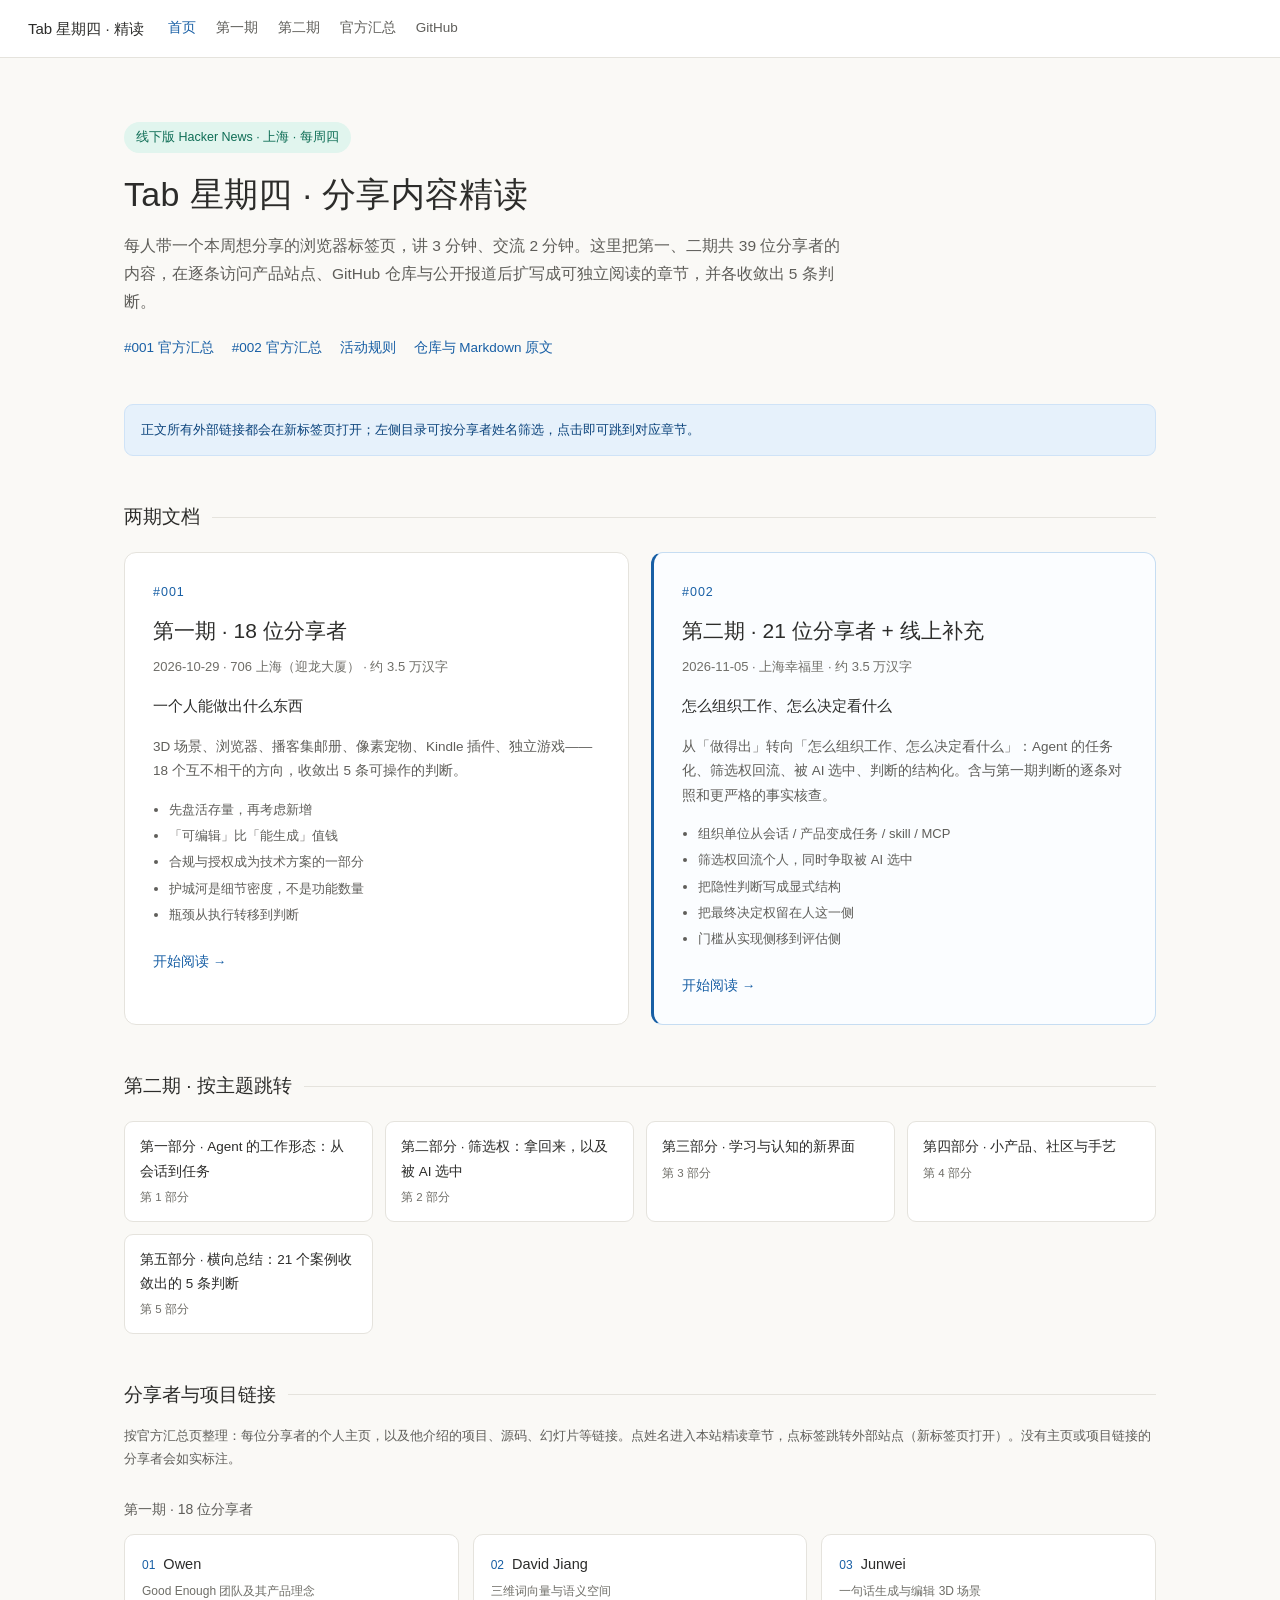
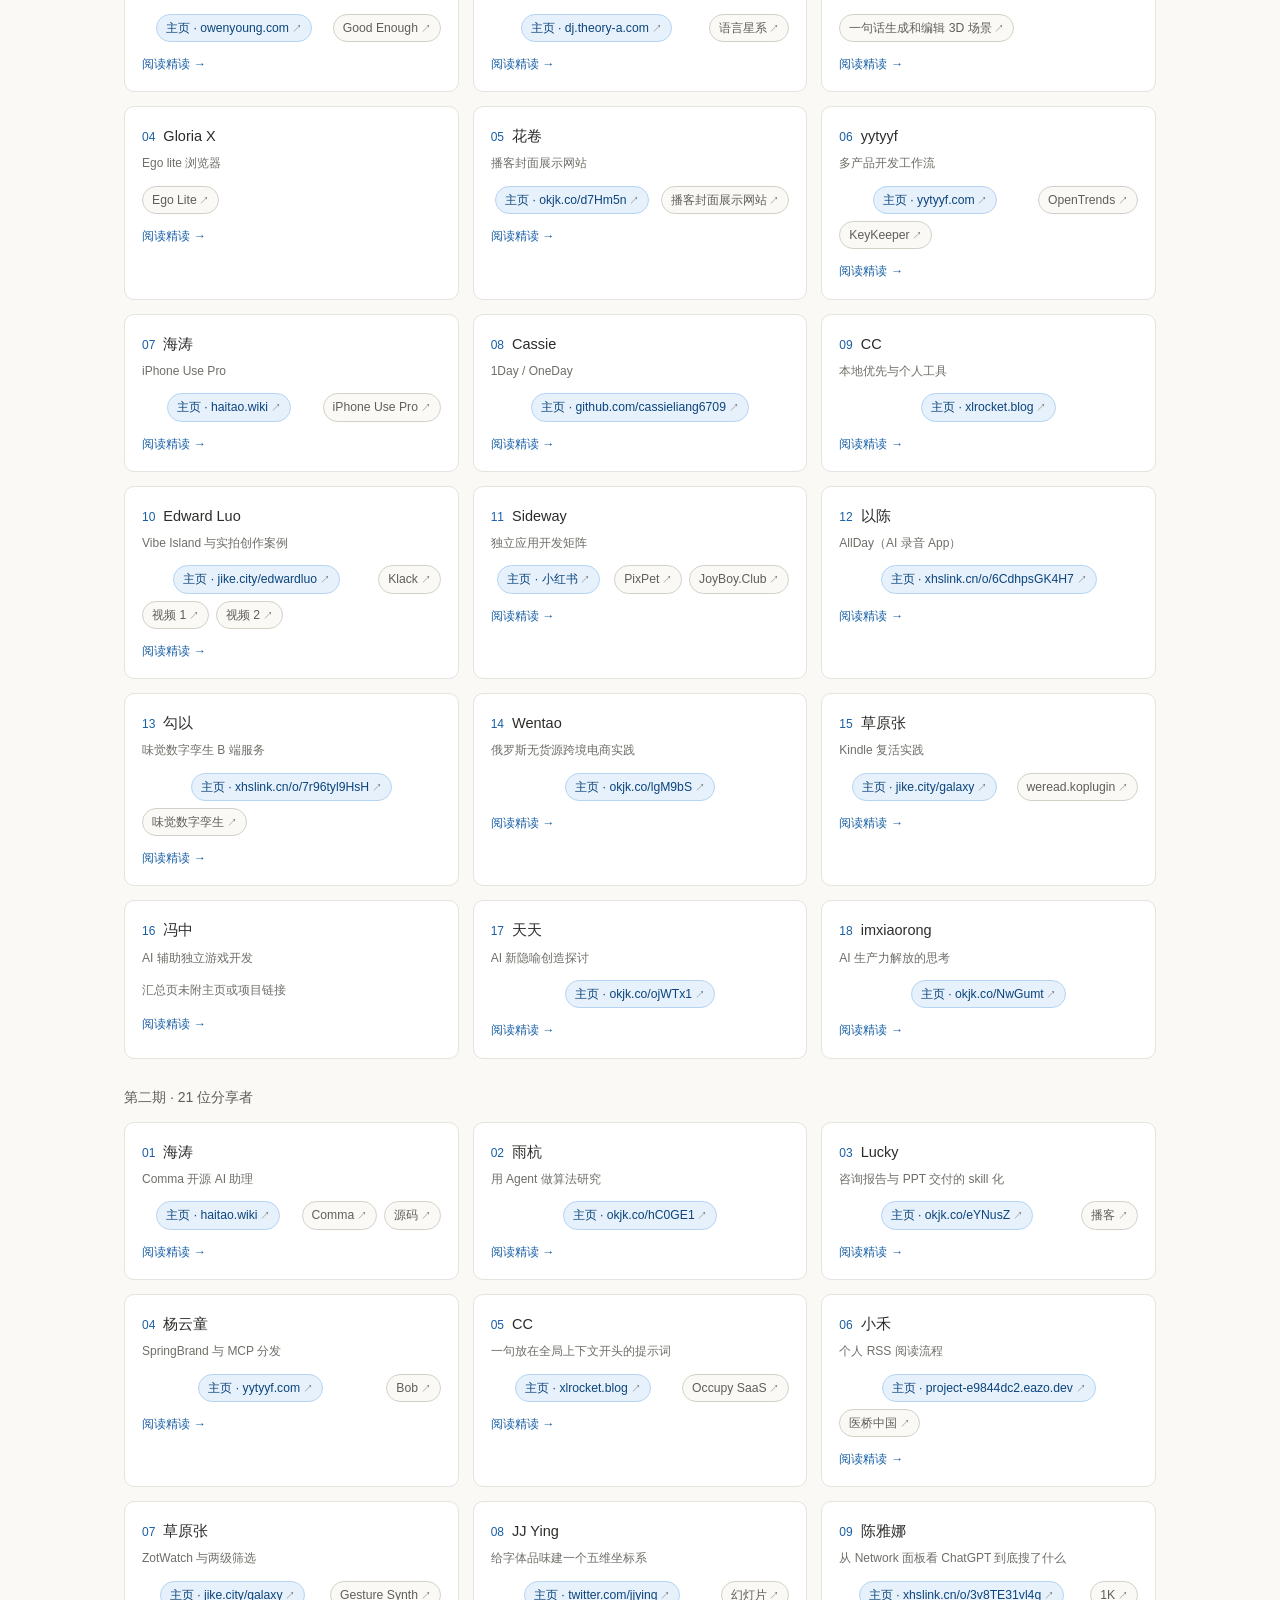
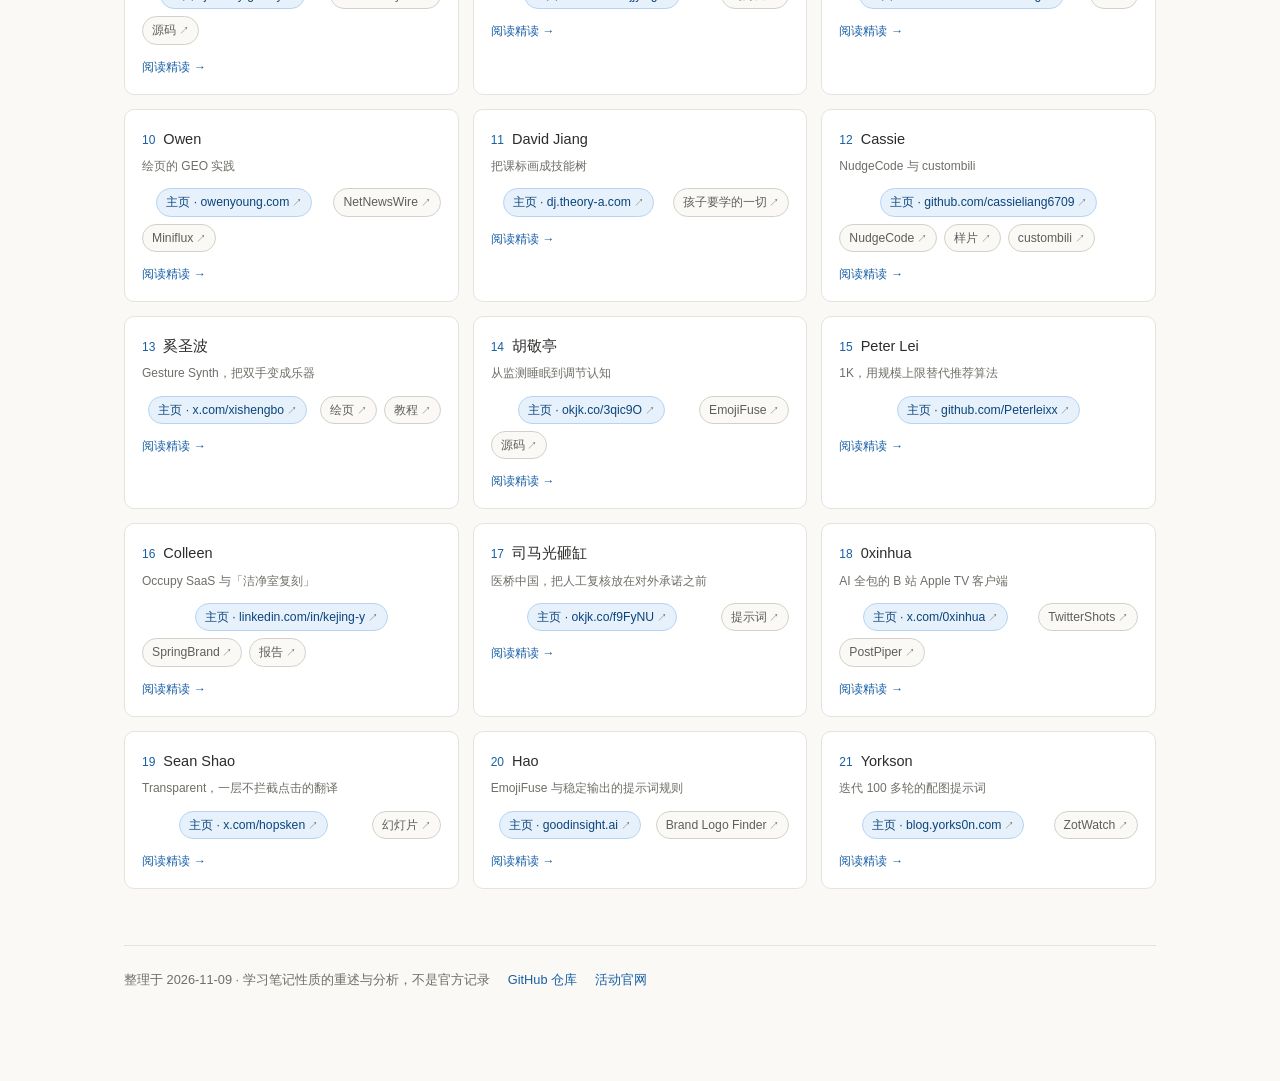
<file: docs/index.html>
<!doctype html>
<html lang="zh-CN">
<head>
<meta charset="utf-8">
<meta name="viewport" content="width=device-width,initial-scale=1">
<title>Tab 星期四 · 分享内容精读</title>
<meta name="description" content="Tab 星期四第一、二期分享汇总的深度精读：39 位分享者、39 个方向，收敛成可操作的判断。">
<link rel="stylesheet" href="./assets/style.css">
</head>
<body>
<div id="progress"></div>
<header class="topbar">
  <a class="brand" href="./index.html">Tab 星期四 · 精读</a>
  <nav>
    <a href="./index.html" class="active">首页</a>
    <a href="./issue-001.html">第一期</a>
    <a href="./issue-002.html">第二期</a>
    <a href="https://tabthursday.com/notes" target="_blank" rel="noopener noreferrer">官方汇总</a>
    <a href="https://github.com/73mtq/tab-thursday-notes" target="_blank" rel="noopener noreferrer">GitHub</a>
  </nav>
</header>
<main class="home">
  <section class="hero">
    <span class="kicker">线下版 Hacker News · 上海 · 每周四</span>
    <h1>Tab 星期四 · 分享内容精读</h1>
    <p>每人带一个本周想分享的浏览器标签页，讲 3 分钟、交流 2 分钟。这里把第一、二期共 39 位分享者的内容，在逐条访问产品站点、GitHub 仓库与公开报道后扩写成可独立阅读的章节，并各收敛出 5 条判断。</p>
    <div class="hero-links">
      <a href="https://tabthursday.com/001" target="_blank" rel="noopener noreferrer">#001 官方汇总</a>
      <a href="https://tabthursday.com/002" target="_blank" rel="noopener noreferrer">#002 官方汇总</a>
      <a href="https://tabthursday.com/about" target="_blank" rel="noopener noreferrer">活动规则</a>
      <a href="https://github.com/73mtq/tab-thursday-notes" target="_blank" rel="noopener noreferrer">仓库与 Markdown 原文</a>
    </div>
  </section>

  <div class="notice">正文所有外部链接都会在新标签页打开；左侧目录可按分享者姓名筛选，点击即可跳到对应章节。</div>

  <h2 class="section-title">两期文档</h2>
  <section class="issue-grid">
    <a class="issue-card" href="./issue-001.html">
      <div class="issue-no">#001</div>
      <h2>第一期 · 18 位分享者</h2>
      <div class="issue-meta">2026-10-29 · 706 上海（迎龙大厦） · 约 3.5 万汉字</div>
      <p class="issue-theme">一个人能做出什么东西</p>
      <p style="font-size:13.5px;color:var(--muted);margin:0 0 14px">3D 场景、浏览器、播客集邮册、像素宠物、Kindle 插件、独立游戏——18 个互不相干的方向，收敛出 5 条可操作的判断。</p>
      <ul>
        <li>先盘活存量，再考虑新增</li>
        <li>「可编辑」比「能生成」值钱</li>
        <li>合规与授权成为技术方案的一部分</li>
        <li>护城河是细节密度，不是功能数量</li>
        <li>瓶颈从执行转移到判断</li>
      </ul>
      <span class="cta">开始阅读 →</span>
    </a>
    <a class="issue-card featured" href="./issue-002.html">
      <div class="issue-no">#002</div>
      <h2>第二期 · 21 位分享者 + 线上补充</h2>
      <div class="issue-meta">2026-11-05 · 上海幸福里 · 约 3.5 万汉字</div>
      <p class="issue-theme">怎么组织工作、怎么决定看什么</p>
      <p style="font-size:13.5px;color:var(--muted);margin:0 0 14px">从「做得出」转向「怎么组织工作、怎么决定看什么」：Agent 的任务化、筛选权回流、被 AI 选中、判断的结构化。含与第一期判断的逐条对照和更严格的事实核查。</p>
      <ul>
        <li>组织单位从会话 / 产品变成任务 / skill / MCP</li>
        <li>筛选权回流个人，同时争取被 AI 选中</li>
        <li>把隐性判断写成显式结构</li>
        <li>把最终决定权留在人这一侧</li>
        <li>门槛从实现侧移到评估侧</li>
      </ul>
      <span class="cta">开始阅读 →</span>
    </a>
  </section>

  <h2 class="section-title">第二期 · 按主题跳转</h2>
  <section class="quick-grid">
    <a href="./issue-002.html#第一部分-agent-的工作形态从会话到任务">第一部分 · Agent 的工作形态：从会话到任务<small>第 1 部分</small></a>
    <a href="./issue-002.html#第二部分-筛选权拿回来以及被-ai-选中">第二部分 · 筛选权：拿回来，以及被 AI 选中<small>第 2 部分</small></a>
    <a href="./issue-002.html#第三部分-学习与认知的新界面">第三部分 · 学习与认知的新界面<small>第 3 部分</small></a>
    <a href="./issue-002.html#第四部分-小产品社区与手艺">第四部分 · 小产品、社区与手艺<small>第 4 部分</small></a>
    <a href="./issue-002.html#第五部分-横向总结21-个案例收敛出的-5-条判断">第五部分 · 横向总结：21 个案例收敛出的 5 条判断<small>第 5 部分</small></a>
  </section>

  <h2 class="section-title">分享者与项目链接</h2>
  <p class="index-note">按官方汇总页整理：每位分享者的个人主页，以及他介绍的项目、源码、幻灯片等链接。点姓名进入本站精读章节，点标签跳转外部站点（新标签页打开）。没有主页或项目链接的分享者会如实标注。</p>
  <div class="issue-sub">第一期 · 18 位分享者</div>
  <section class="people-cards">
    <div class="person-card">
      <div class="person-head"><span class="person-num">01</span><a class="person-name" href="./issue-001.html#01-owengood-enough-团队及其产品理念">Owen</a></div>
      <p class="person-topic" title="01 Owen：Good Enough 团队及其产品理念">Good Enough 团队及其产品理念</p>
      <div class="chips"><a class="chip home" href="http://owenyoung.com" target="_blank" rel="noopener noreferrer" title="owenyoung.com">主页 · owenyoung.com</a><a class="chip" href="https://goodenough.us" target="_blank" rel="noopener noreferrer" title="Good Enough">Good Enough</a></div>
      <a class="read-link" href="./issue-001.html#01-owengood-enough-团队及其产品理念">阅读精读 →</a>
    </div>
    <div class="person-card">
      <div class="person-head"><span class="person-num">02</span><a class="person-name" href="./issue-001.html#02-david-jiang三维词向量与语义空间">David Jiang</a></div>
      <p class="person-topic" title="02 David Jiang：三维词向量与语义空间">三维词向量与语义空间</p>
      <div class="chips"><a class="chip home" href="http://dj.theory-a.com" target="_blank" rel="noopener noreferrer" title="dj.theory-a.com">主页 · dj.theory-a.com</a><a class="chip" href="https://glove.theory-a.com" target="_blank" rel="noopener noreferrer" title="语言星系">语言星系</a></div>
      <a class="read-link" href="./issue-001.html#02-david-jiang三维词向量与语义空间">阅读精读 →</a>
    </div>
    <div class="person-card">
      <div class="person-head"><span class="person-num">03</span><a class="person-name" href="./issue-001.html#03-junwei一句话生成与编辑-3d-场景">Junwei</a></div>
      <p class="person-topic" title="03 Junwei：一句话生成与编辑 3D 场景">一句话生成与编辑 3D 场景</p>
      <div class="chips"><a class="chip" href="https://junwei.cool" target="_blank" rel="noopener noreferrer" title="一句话生成和编辑 3D 场景">一句话生成和编辑 3D 场景</a></div>
      <a class="read-link" href="./issue-001.html#03-junwei一句话生成与编辑-3d-场景">阅读精读 →</a>
    </div>
    <div class="person-card">
      <div class="person-head"><span class="person-num">04</span><a class="person-name" href="./issue-001.html#04-gloria-xego-lite-浏览器">Gloria X</a></div>
      <p class="person-topic" title="04 Gloria X：Ego lite 浏览器">Ego lite 浏览器</p>
      <div class="chips"><a class="chip" href="https://lite.ego.app/zh-cn" target="_blank" rel="noopener noreferrer" title="Ego Lite">Ego Lite</a></div>
      <a class="read-link" href="./issue-001.html#04-gloria-xego-lite-浏览器">阅读精读 →</a>
    </div>
    <div class="person-card">
      <div class="person-head"><span class="person-num">05</span><a class="person-name" href="./issue-001.html#05-花卷播客封面展示网站">花卷</a></div>
      <p class="person-topic" title="05 花卷：播客封面展示网站">播客封面展示网站</p>
      <div class="chips"><a class="chip home" href="http://okjk.co/d7Hm5n" target="_blank" rel="noopener noreferrer" title="okjk.co/d7Hm5n">主页 · okjk.co/d7Hm5n</a><a class="chip" href="https://podcasts-stamp.depykung.app" target="_blank" rel="noopener noreferrer" title="播客封面展示网站">播客封面展示网站</a></div>
      <a class="read-link" href="./issue-001.html#05-花卷播客封面展示网站">阅读精读 →</a>
    </div>
    <div class="person-card">
      <div class="person-head"><span class="person-num">06</span><a class="person-name" href="./issue-001.html#06-yytyyf多产品开发工作流">yytyyf</a></div>
      <p class="person-topic" title="06 yytyyf：多产品开发工作流">多产品开发工作流</p>
      <div class="chips"><a class="chip home" href="http://yytyyf.com" target="_blank" rel="noopener noreferrer" title="yytyyf.com">主页 · yytyyf.com</a><a class="chip" href="https://opentrends.io/zh" target="_blank" rel="noopener noreferrer" title="OpenTrends">OpenTrends</a><a class="chip" href="https://keykeeper.dev" target="_blank" rel="noopener noreferrer" title="KeyKeeper">KeyKeeper</a></div>
      <a class="read-link" href="./issue-001.html#06-yytyyf多产品开发工作流">阅读精读 →</a>
    </div>
    <div class="person-card">
      <div class="person-head"><span class="person-num">07</span><a class="person-name" href="./issue-001.html#07-海涛iphone-use-pro">海涛</a></div>
      <p class="person-topic" title="07 海涛：iPhone Use Pro">iPhone Use Pro</p>
      <div class="chips"><a class="chip home" href="http://haitao.wiki" target="_blank" rel="noopener noreferrer" title="haitao.wiki">主页 · haitao.wiki</a><a class="chip" href="https://github.com/Openhaitao/iphone-use-pro" target="_blank" rel="noopener noreferrer" title="iPhone Use Pro">iPhone Use Pro</a></div>
      <a class="read-link" href="./issue-001.html#07-海涛iphone-use-pro">阅读精读 →</a>
    </div>
    <div class="person-card">
      <div class="person-head"><span class="person-num">08</span><a class="person-name" href="./issue-001.html#08-cassie1day-oneday">Cassie</a></div>
      <p class="person-topic" title="08 Cassie：1Day / OneDay">1Day / OneDay</p>
      <div class="chips"><a class="chip home" href="http://github.com/cassieliang6709" target="_blank" rel="noopener noreferrer" title="github.com/cassieliang6709">主页 · github.com/cassieliang6709</a></div>
      <a class="read-link" href="./issue-001.html#08-cassie1day-oneday">阅读精读 →</a>
    </div>
    <div class="person-card">
      <div class="person-head"><span class="person-num">09</span><a class="person-name" href="./issue-001.html#09-cc本地优先与个人工具">CC</a></div>
      <p class="person-topic" title="09 CC：本地优先与个人工具">本地优先与个人工具</p>
      <div class="chips"><a class="chip home" href="http://xlrocket.blog" target="_blank" rel="noopener noreferrer" title="xlrocket.blog">主页 · xlrocket.blog</a></div>
      <a class="read-link" href="./issue-001.html#09-cc本地优先与个人工具">阅读精读 →</a>
    </div>
    <div class="person-card">
      <div class="person-head"><span class="person-num">10</span><a class="person-name" href="./issue-001.html#10-edward-luovibe-island-与实拍创作案例">Edward Luo</a></div>
      <p class="person-topic" title="10 Edward Luo：Vibe Island 与实拍创作案例">Vibe Island 与实拍创作案例</p>
      <div class="chips"><a class="chip home" href="http://jike.city/edwardluo" target="_blank" rel="noopener noreferrer" title="jike.city/edwardluo">主页 · jike.city/edwardluo</a><a class="chip" href="https://tryklack.com" target="_blank" rel="noopener noreferrer" title="Klack">Klack</a><a class="chip" href="https://www.youtube.com/watch?v=1XxNXkOHKZw" target="_blank" rel="noopener noreferrer" title="视频 1">视频 1</a><a class="chip" href="https://www.youtube.com/watch?v=V95nfAEXlZ4" target="_blank" rel="noopener noreferrer" title="视频 2">视频 2</a></div>
      <a class="read-link" href="./issue-001.html#10-edward-luovibe-island-与实拍创作案例">阅读精读 →</a>
    </div>
    <div class="person-card">
      <div class="person-head"><span class="person-num">11</span><a class="person-name" href="./issue-001.html#11-sideway独立应用开发矩阵">Sideway</a></div>
      <p class="person-topic" title="11 Sideway：独立应用开发矩阵">独立应用开发矩阵</p>
      <div class="chips"><a class="chip home" href="https://www.xiaohongshu.com/user/profile/60ba52ba0000000001008d5d" target="_blank" rel="noopener noreferrer" title="小红书">主页 · 小红书</a><a class="chip" href="https://pixpet.com.cn" target="_blank" rel="noopener noreferrer" title="PixPet">PixPet</a><a class="chip" href="http://JoyBoy.Club" target="_blank" rel="noopener noreferrer" title="JoyBoy.Club">JoyBoy.Club</a></div>
      <a class="read-link" href="./issue-001.html#11-sideway独立应用开发矩阵">阅读精读 →</a>
    </div>
    <div class="person-card">
      <div class="person-head"><span class="person-num">12</span><a class="person-name" href="./issue-001.html#12-以陈alldayai-录音-app">以陈</a></div>
      <p class="person-topic" title="12 以陈：AllDay（AI 录音 App）">AllDay（AI 录音 App）</p>
      <div class="chips"><a class="chip home" href="http://xhslink.cn/o/6CdhpsGK4H7" target="_blank" rel="noopener noreferrer" title="xhslink.cn/o/6CdhpsGK4H7">主页 · xhslink.cn/o/6CdhpsGK4H7</a></div>
      <a class="read-link" href="./issue-001.html#12-以陈alldayai-录音-app">阅读精读 →</a>
    </div>
    <div class="person-card">
      <div class="person-head"><span class="person-num">13</span><a class="person-name" href="./issue-001.html#13-勾以味觉数字孪生-b-端服务">勾以</a></div>
      <p class="person-topic" title="13 勾以：味觉数字孪生 B 端服务">味觉数字孪生 B 端服务</p>
      <div class="chips"><a class="chip home" href="http://xhslink.cn/o/7r96tyl9HsH" target="_blank" rel="noopener noreferrer" title="xhslink.cn/o/7r96tyl9HsH">主页 · xhslink.cn/o/7r96tyl9HsH</a><a class="chip" href="https://askyumi.com" target="_blank" rel="noopener noreferrer" title="味觉数字孪生">味觉数字孪生</a></div>
      <a class="read-link" href="./issue-001.html#13-勾以味觉数字孪生-b-端服务">阅读精读 →</a>
    </div>
    <div class="person-card">
      <div class="person-head"><span class="person-num">14</span><a class="person-name" href="./issue-001.html#14-wentao俄罗斯无货源跨境电商实践">Wentao</a></div>
      <p class="person-topic" title="14 Wentao：俄罗斯无货源跨境电商实践">俄罗斯无货源跨境电商实践</p>
      <div class="chips"><a class="chip home" href="http://okjk.co/lgM9bS" target="_blank" rel="noopener noreferrer" title="okjk.co/lgM9bS">主页 · okjk.co/lgM9bS</a></div>
      <a class="read-link" href="./issue-001.html#14-wentao俄罗斯无货源跨境电商实践">阅读精读 →</a>
    </div>
    <div class="person-card">
      <div class="person-head"><span class="person-num">15</span><a class="person-name" href="./issue-001.html#15-草原张kindle-复活实践">草原张</a></div>
      <p class="person-topic" title="15 草原张：Kindle 复活实践">Kindle 复活实践</p>
      <div class="chips"><a class="chip home" href="http://jike.city/galaxy" target="_blank" rel="noopener noreferrer" title="jike.city/galaxy">主页 · jike.city/galaxy</a><a class="chip" href="https://github.com/finlater/weread.koplugin" target="_blank" rel="noopener noreferrer" title="weread.koplugin">weread.koplugin</a></div>
      <a class="read-link" href="./issue-001.html#15-草原张kindle-复活实践">阅读精读 →</a>
    </div>
    <div class="person-card">
      <div class="person-head"><span class="person-num">16</span><a class="person-name" href="./issue-001.html#16-冯中ai-辅助独立游戏开发">冯中</a></div>
      <p class="person-topic" title="16 冯中：AI 辅助独立游戏开发">AI 辅助独立游戏开发</p>
      <div class="chips"><span class="no-links">汇总页未附主页或项目链接</span></div>
      <a class="read-link" href="./issue-001.html#16-冯中ai-辅助独立游戏开发">阅读精读 →</a>
    </div>
    <div class="person-card">
      <div class="person-head"><span class="person-num">17</span><a class="person-name" href="./issue-001.html#17-天天ai-新隐喻创造探讨">天天</a></div>
      <p class="person-topic" title="17 天天：AI 新隐喻创造探讨">AI 新隐喻创造探讨</p>
      <div class="chips"><a class="chip home" href="http://okjk.co/ojWTx1" target="_blank" rel="noopener noreferrer" title="okjk.co/ojWTx1">主页 · okjk.co/ojWTx1</a></div>
      <a class="read-link" href="./issue-001.html#17-天天ai-新隐喻创造探讨">阅读精读 →</a>
    </div>
    <div class="person-card">
      <div class="person-head"><span class="person-num">18</span><a class="person-name" href="./issue-001.html#18-imxiaorongai-生产力解放的思考">imxiaorong</a></div>
      <p class="person-topic" title="18 imxiaorong：AI 生产力解放的思考">AI 生产力解放的思考</p>
      <div class="chips"><a class="chip home" href="http://okjk.co/NwGumt" target="_blank" rel="noopener noreferrer" title="okjk.co/NwGumt">主页 · okjk.co/NwGumt</a></div>
      <a class="read-link" href="./issue-001.html#18-imxiaorongai-生产力解放的思考">阅读精读 →</a>
    </div>
  </section>
  <div class="issue-sub">第二期 · 21 位分享者</div>
  <section class="people-cards">
    <div class="person-card">
      <div class="person-head"><span class="person-num">01</span><a class="person-name" href="./issue-002.html#01-海涛comma-开源-ai-助理">海涛</a></div>
      <p class="person-topic" title="01 海涛：Comma 开源 AI 助理">Comma 开源 AI 助理</p>
      <div class="chips"><a class="chip home" href="https://haitao.wiki/" target="_blank" rel="noopener noreferrer" title="haitao.wiki">主页 · haitao.wiki</a><a class="chip" href="https://comma.surf/" target="_blank" rel="noopener noreferrer" title="Comma">Comma</a><a class="chip" href="https://github.com/AFK-surf/Comma" target="_blank" rel="noopener noreferrer" title="源码">源码</a></div>
      <a class="read-link" href="./issue-002.html#01-海涛comma-开源-ai-助理">阅读精读 →</a>
    </div>
    <div class="person-card">
      <div class="person-head"><span class="person-num">02</span><a class="person-name" href="./issue-002.html#02-peter-lei用-agent-做算法研究">雨杭</a></div>
      <p class="person-topic" title="02 Peter Lei：用 Agent 做算法研究">用 Agent 做算法研究</p>
      <div class="chips"><a class="chip home" href="https://okjk.co/hC0GE1" target="_blank" rel="noopener noreferrer" title="okjk.co/hC0GE1">主页 · okjk.co/hC0GE1</a></div>
      <a class="read-link" href="./issue-002.html#02-peter-lei用-agent-做算法研究">阅读精读 →</a>
    </div>
    <div class="person-card">
      <div class="person-head"><span class="person-num">03</span><a class="person-name" href="./issue-002.html#03-hao咨询报告与-ppt-交付的-skill-化">Lucky</a></div>
      <p class="person-topic" title="03 Hao：咨询报告与 PPT 交付的 skill 化">咨询报告与 PPT 交付的 skill 化</p>
      <div class="chips"><a class="chip home" href="https://okjk.co/eYNusZ" target="_blank" rel="noopener noreferrer" title="okjk.co/eYNusZ">主页 · okjk.co/eYNusZ</a><a class="chip" href="https://www.youtube.com/watch?v=_QSX3BF9UX0" target="_blank" rel="noopener noreferrer" title="播客">播客</a></div>
      <a class="read-link" href="./issue-002.html#03-hao咨询报告与-ppt-交付的-skill-化">阅读精读 →</a>
    </div>
    <div class="person-card">
      <div class="person-head"><span class="person-num">04</span><a class="person-name" href="./issue-002.html#04-colleenspringbrand-与-mcp-分发">杨云童</a></div>
      <p class="person-topic" title="04 Colleen：SpringBrand 与 MCP 分发">SpringBrand 与 MCP 分发</p>
      <div class="chips"><a class="chip home" href="https://yytyyf.com" target="_blank" rel="noopener noreferrer" title="yytyyf.com">主页 · yytyyf.com</a><a class="chip" href="https://bobtranslate.com/" target="_blank" rel="noopener noreferrer" title="Bob">Bob</a></div>
      <a class="read-link" href="./issue-002.html#04-colleenspringbrand-与-mcp-分发">阅读精读 →</a>
    </div>
    <div class="person-card">
      <div class="person-head"><span class="person-num">05</span><a class="person-name" href="./issue-002.html#05-sean-shao一句放在全局上下文开头的提示词">CC</a></div>
      <p class="person-topic" title="05 Sean Shao：一句放在全局上下文开头的提示词">一句放在全局上下文开头的提示词</p>
      <div class="chips"><a class="chip home" href="https://xlrocket.blog" target="_blank" rel="noopener noreferrer" title="xlrocket.blog">主页 · xlrocket.blog</a><a class="chip" href="https://github.com/occupysaas" target="_blank" rel="noopener noreferrer" title="Occupy SaaS">Occupy SaaS</a></div>
      <a class="read-link" href="./issue-002.html#05-sean-shao一句放在全局上下文开头的提示词">阅读精读 →</a>
    </div>
    <div class="person-card">
      <div class="person-head"><span class="person-num">06</span><a class="person-name" href="./issue-002.html#06-owen个人-rss-阅读流程">小禾</a></div>
      <p class="person-topic" title="06 Owen：个人 RSS 阅读流程">个人 RSS 阅读流程</p>
      <div class="chips"><a class="chip home" href="https://project-e9844dc2.eazo.dev/" target="_blank" rel="noopener noreferrer" title="project-e9844dc2.eazo.dev">主页 · project-e9844dc2.eazo.dev</a><a class="chip" href="https://project-f73d2085.eazo.dev/" target="_blank" rel="noopener noreferrer" title="医桥中国">医桥中国</a></div>
      <a class="read-link" href="./issue-002.html#06-owen个人-rss-阅读流程">阅读精读 →</a>
    </div>
    <div class="person-card">
      <div class="person-head"><span class="person-num">07</span><a class="person-name" href="./issue-002.html#07-yorksonzotwatch-与两级筛选">草原张</a></div>
      <p class="person-topic" title="07 Yorkson：ZotWatch 与两级筛选">ZotWatch 与两级筛选</p>
      <div class="chips"><a class="chip home" href="https://jike.city/galaxy" target="_blank" rel="noopener noreferrer" title="jike.city/galaxy">主页 · jike.city/galaxy</a><a class="chip" href="https://gesture-synth-weld.vercel.app/" target="_blank" rel="noopener noreferrer" title="Gesture Synth">Gesture Synth</a><a class="chip" href="https://github.com/ericwei97-cloud/gesture-synth" target="_blank" rel="noopener noreferrer" title="源码">源码</a></div>
      <a class="read-link" href="./issue-002.html#07-yorksonzotwatch-与两级筛选">阅读精读 →</a>
    </div>
    <div class="person-card">
      <div class="person-head"><span class="person-num">08</span><a class="person-name" href="./issue-002.html#08-jj-ying给字体品味建一个五维坐标系">JJ Ying</a></div>
      <p class="person-topic" title="08 JJ Ying：给字体品味建一个五维坐标系">给字体品味建一个五维坐标系</p>
      <div class="chips"><a class="chip home" href="https://twitter.com/jjying" target="_blank" rel="noopener noreferrer" title="twitter.com/jjying">主页 · twitter.com/jjying</a><a class="chip" href="https://anyway.fm/fonts/tab/" target="_blank" rel="noopener noreferrer" title="幻灯片">幻灯片</a></div>
      <a class="read-link" href="./issue-002.html#08-jj-ying给字体品味建一个五维坐标系">阅读精读 →</a>
    </div>
    <div class="person-card">
      <div class="person-head"><span class="person-num">09</span><a class="person-name" href="./issue-002.html#09-0xinhua从-network-面板看-chatgpt-到底搜了什么">陈雅娜</a></div>
      <p class="person-topic" title="09 0xinhua：从 Network 面板看 ChatGPT 到底搜了什么">从 Network 面板看 ChatGPT 到底搜了什么</p>
      <div class="chips"><a class="chip home" href="https://xhslink.cn/o/3v8TE31vl4g" target="_blank" rel="noopener noreferrer" title="xhslink.cn/o/3v8TE31vl4g">主页 · xhslink.cn/o/3v8TE31vl4g</a><a class="chip" href="https://sidewave.link/1k/surface" target="_blank" rel="noopener noreferrer" title="1K">1K</a></div>
      <a class="read-link" href="./issue-002.html#09-0xinhua从-network-面板看-chatgpt-到底搜了什么">阅读精读 →</a>
    </div>
    <div class="person-card">
      <div class="person-head"><span class="person-num">10</span><a class="person-name" href="./issue-002.html#10-奚圣波绘页的-geo-实践">Owen</a></div>
      <p class="person-topic" title="10 奚圣波：绘页的 GEO 实践">绘页的 GEO 实践</p>
      <div class="chips"><a class="chip home" href="https://www.owenyoung.com/" target="_blank" rel="noopener noreferrer" title="owenyoung.com">主页 · owenyoung.com</a><a class="chip" href="https://netnewswire.com" target="_blank" rel="noopener noreferrer" title="NetNewsWire">NetNewsWire</a><a class="chip" href="https://miniflux.app/" target="_blank" rel="noopener noreferrer" title="Miniflux">Miniflux</a></div>
      <a class="read-link" href="./issue-002.html#10-奚圣波绘页的-geo-实践">阅读精读 →</a>
    </div>
    <div class="person-card">
      <div class="person-head"><span class="person-num">11</span><a class="person-name" href="./issue-002.html#11-david-jiang把课标画成技能树">David Jiang</a></div>
      <p class="person-topic" title="11 David Jiang：把课标画成技能树">把课标画成技能树</p>
      <div class="chips"><a class="chip home" href="https://dj.theory-a.com" target="_blank" rel="noopener noreferrer" title="dj.theory-a.com">主页 · dj.theory-a.com</a><a class="chip" href="https://curriculum.theory-a.com/" target="_blank" rel="noopener noreferrer" title="孩子要学的一切">孩子要学的一切</a></div>
      <a class="read-link" href="./issue-002.html#11-david-jiang把课标画成技能树">阅读精读 →</a>
    </div>
    <div class="person-card">
      <div class="person-head"><span class="person-num">12</span><a class="person-name" href="./issue-002.html#12-cassienudgecode-与-custombili">Cassie</a></div>
      <p class="person-topic" title="12 Cassie：NudgeCode 与 custombili">NudgeCode 与 custombili</p>
      <div class="chips"><a class="chip home" href="https://github.com/cassieliang6709" target="_blank" rel="noopener noreferrer" title="github.com/cassieliang6709">主页 · github.com/cassieliang6709</a><a class="chip" href="https://nudgecode.liangyue.site/roadmap/array/learn" target="_blank" rel="noopener noreferrer" title="NudgeCode">NudgeCode</a><a class="chip" href="https://www.bilibili.com/video/BV1QXHN6ZE3K/" target="_blank" rel="noopener noreferrer" title="样片">样片</a><a class="chip" href="https://custombili.liangyue.site/" target="_blank" rel="noopener noreferrer" title="custombili">custombili</a></div>
      <a class="read-link" href="./issue-002.html#12-cassienudgecode-与-custombili">阅读精读 →</a>
    </div>
    <div class="person-card">
      <div class="person-head"><span class="person-num">13</span><a class="person-name" href="./issue-002.html#13-草原张gesture-synth把双手变成乐器">奚圣波</a></div>
      <p class="person-topic" title="13 草原张：Gesture Synth，把双手变成乐器">Gesture Synth，把双手变成乐器</p>
      <div class="chips"><a class="chip home" href="https://x.com/xishengbo" target="_blank" rel="noopener noreferrer" title="x.com/xishengbo">主页 · x.com/xishengbo</a><a class="chip" href="https://huiye.org/zh" target="_blank" rel="noopener noreferrer" title="绘页">绘页</a><a class="chip" href="https://x.com/geektao0319/status/2117581259115250035" target="_blank" rel="noopener noreferrer" title="教程">教程</a></div>
      <a class="read-link" href="./issue-002.html#13-草原张gesture-synth把双手变成乐器">阅读精读 →</a>
    </div>
    <div class="person-card">
      <div class="person-head"><span class="person-num">14</span><a class="person-name" href="./issue-002.html#14-lucky从监测睡眠到调节认知">胡敬亭</a></div>
      <p class="person-topic" title="14 Lucky：从监测睡眠到调节认知">从监测睡眠到调节认知</p>
      <div class="chips"><a class="chip home" href="https://okjk.co/3qic9O" target="_blank" rel="noopener noreferrer" title="okjk.co/3qic9O">主页 · okjk.co/3qic9O</a><a class="chip" href="https://emojimix.brucehjt.workers.dev/" target="_blank" rel="noopener noreferrer" title="EmojiFuse">EmojiFuse</a><a class="chip" href="https://github.com/hujingting" target="_blank" rel="noopener noreferrer" title="源码">源码</a></div>
      <a class="read-link" href="./issue-002.html#14-lucky从监测睡眠到调节认知">阅读精读 →</a>
    </div>
    <div class="person-card">
      <div class="person-head"><span class="person-num">15</span><a class="person-name" href="./issue-002.html#15-陈雅娜1k用规模上限替代推荐算法">Peter Lei</a></div>
      <p class="person-topic" title="15 陈雅娜：1K，用规模上限替代推荐算法">1K，用规模上限替代推荐算法</p>
      <div class="chips"><a class="chip home" href="https://github.com/Peterleixx" target="_blank" rel="noopener noreferrer" title="github.com/Peterleixx">主页 · github.com/Peterleixx</a></div>
      <a class="read-link" href="./issue-002.html#15-陈雅娜1k用规模上限替代推荐算法">阅读精读 →</a>
    </div>
    <div class="person-card">
      <div class="person-head"><span class="person-num">16</span><a class="person-name" href="./issue-002.html#16-ccoccupy-saas-与洁净室复刻">Colleen</a></div>
      <p class="person-topic" title="16 CC：Occupy SaaS 与「洁净室复刻」">Occupy SaaS 与「洁净室复刻」</p>
      <div class="chips"><a class="chip home" href="https://www.linkedin.com/in/kejing-y" target="_blank" rel="noopener noreferrer" title="linkedin.com/in/kejing-y">主页 · linkedin.com/in/kejing-y</a><a class="chip" href="https://springbrand.ai/" target="_blank" rel="noopener noreferrer" title="SpringBrand">SpringBrand</a><a class="chip" href="https://springbrand.ai/research/teamily/" target="_blank" rel="noopener noreferrer" title="报告">报告</a></div>
      <a class="read-link" href="./issue-002.html#16-ccoccupy-saas-与洁净室复刻">阅读精读 →</a>
    </div>
    <div class="person-card">
      <div class="person-head"><span class="person-num">17</span><a class="person-name" href="./issue-002.html#17-小禾医桥中国把人工复核放在对外承诺之前">司马光砸缸</a></div>
      <p class="person-topic" title="17 小禾：医桥中国，把人工复核放在对外承诺之前">医桥中国，把人工复核放在对外承诺之前</p>
      <div class="chips"><a class="chip home" href="https://okjk.co/f9FyNU" target="_blank" rel="noopener noreferrer" title="okjk.co/f9FyNU">主页 · okjk.co/f9FyNU</a><a class="chip" href="https://smg.fm/1105" target="_blank" rel="noopener noreferrer" title="提示词">提示词</a></div>
      <a class="read-link" href="./issue-002.html#17-小禾医桥中国把人工复核放在对外承诺之前">阅读精读 →</a>
    </div>
    <div class="person-card">
      <div class="person-head"><span class="person-num">18</span><a class="person-name" href="./issue-002.html#18-雨杭ai-全包的-b-站-apple-tv-客户端">0xinhua</a></div>
      <p class="person-topic" title="18 雨杭：AI 全包的 B 站 Apple TV 客户端">AI 全包的 B 站 Apple TV 客户端</p>
      <div class="chips"><a class="chip home" href="https://x.com/0xinhua" target="_blank" rel="noopener noreferrer" title="x.com/0xinhua">主页 · x.com/0xinhua</a><a class="chip" href="https://twittershots.com" target="_blank" rel="noopener noreferrer" title="TwitterShots">TwitterShots</a><a class="chip" href="https://www.postpiper.ai" target="_blank" rel="noopener noreferrer" title="PostPiper">PostPiper</a></div>
      <a class="read-link" href="./issue-002.html#18-雨杭ai-全包的-b-站-apple-tv-客户端">阅读精读 →</a>
    </div>
    <div class="person-card">
      <div class="person-head"><span class="person-num">19</span><a class="person-name" href="./issue-002.html#19-杨云童transparent一层不拦截点击的翻译">Sean Shao</a></div>
      <p class="person-topic" title="19 杨云童：Transparent，一层不拦截点击的翻译">Transparent，一层不拦截点击的翻译</p>
      <div class="chips"><a class="chip home" href="https://x.com/hopsken" target="_blank" rel="noopener noreferrer" title="x.com/hopsken">主页 · x.com/hopsken</a><a class="chip" href="https://tab-002-prompt-jadd.pages.grok.bot/" target="_blank" rel="noopener noreferrer" title="幻灯片">幻灯片</a></div>
      <a class="read-link" href="./issue-002.html#19-杨云童transparent一层不拦截点击的翻译">阅读精读 →</a>
    </div>
    <div class="person-card">
      <div class="person-head"><span class="person-num">20</span><a class="person-name" href="./issue-002.html#20-胡敬亭emojifuse-与稳定输出的提示词规则">Hao</a></div>
      <p class="person-topic" title="20 胡敬亭：EmojiFuse 与稳定输出的提示词规则">EmojiFuse 与稳定输出的提示词规则</p>
      <div class="chips"><a class="chip home" href="https://www.goodinsight.ai" target="_blank" rel="noopener noreferrer" title="goodinsight.ai">主页 · goodinsight.ai</a><a class="chip" href="https://github.com/haopsy/brand-logo-finder" target="_blank" rel="noopener noreferrer" title="Brand Logo Finder">Brand Logo Finder</a></div>
      <a class="read-link" href="./issue-002.html#20-胡敬亭emojifuse-与稳定输出的提示词规则">阅读精读 →</a>
    </div>
    <div class="person-card">
      <div class="person-head"><span class="person-num">21</span><a class="person-name" href="./issue-002.html#21-司马光砸缸迭代-100-多轮的配图提示词">Yorkson</a></div>
      <p class="person-topic" title="21 司马光砸缸：迭代 100 多轮的配图提示词">迭代 100 多轮的配图提示词</p>
      <div class="chips"><a class="chip home" href="https://blog.yorks0n.com/" target="_blank" rel="noopener noreferrer" title="blog.yorks0n.com">主页 · blog.yorks0n.com</a><a class="chip" href="https://github.com/Yorks0n/ZotWatch" target="_blank" rel="noopener noreferrer" title="ZotWatch">ZotWatch</a></div>
      <a class="read-link" href="./issue-002.html#21-司马光砸缸迭代-100-多轮的配图提示词">阅读精读 →</a>
    </div>
  </section>

  <div class="site-foot">
    <span>整理于 2026-11-09 · 学习笔记性质的重述与分析，不是官方记录</span>
    <a href="https://github.com/73mtq/tab-thursday-notes" target="_blank" rel="noopener noreferrer">GitHub 仓库</a>
    <a href="https://tabthursday.com" target="_blank" rel="noopener noreferrer">活动官网</a>
  </div>
</main>
<button class="to-top" id="toTop" type="button" aria-label="返回顶部">↑</button>
<script src="./assets/app.js"></script>
</body>
</html>
</file>
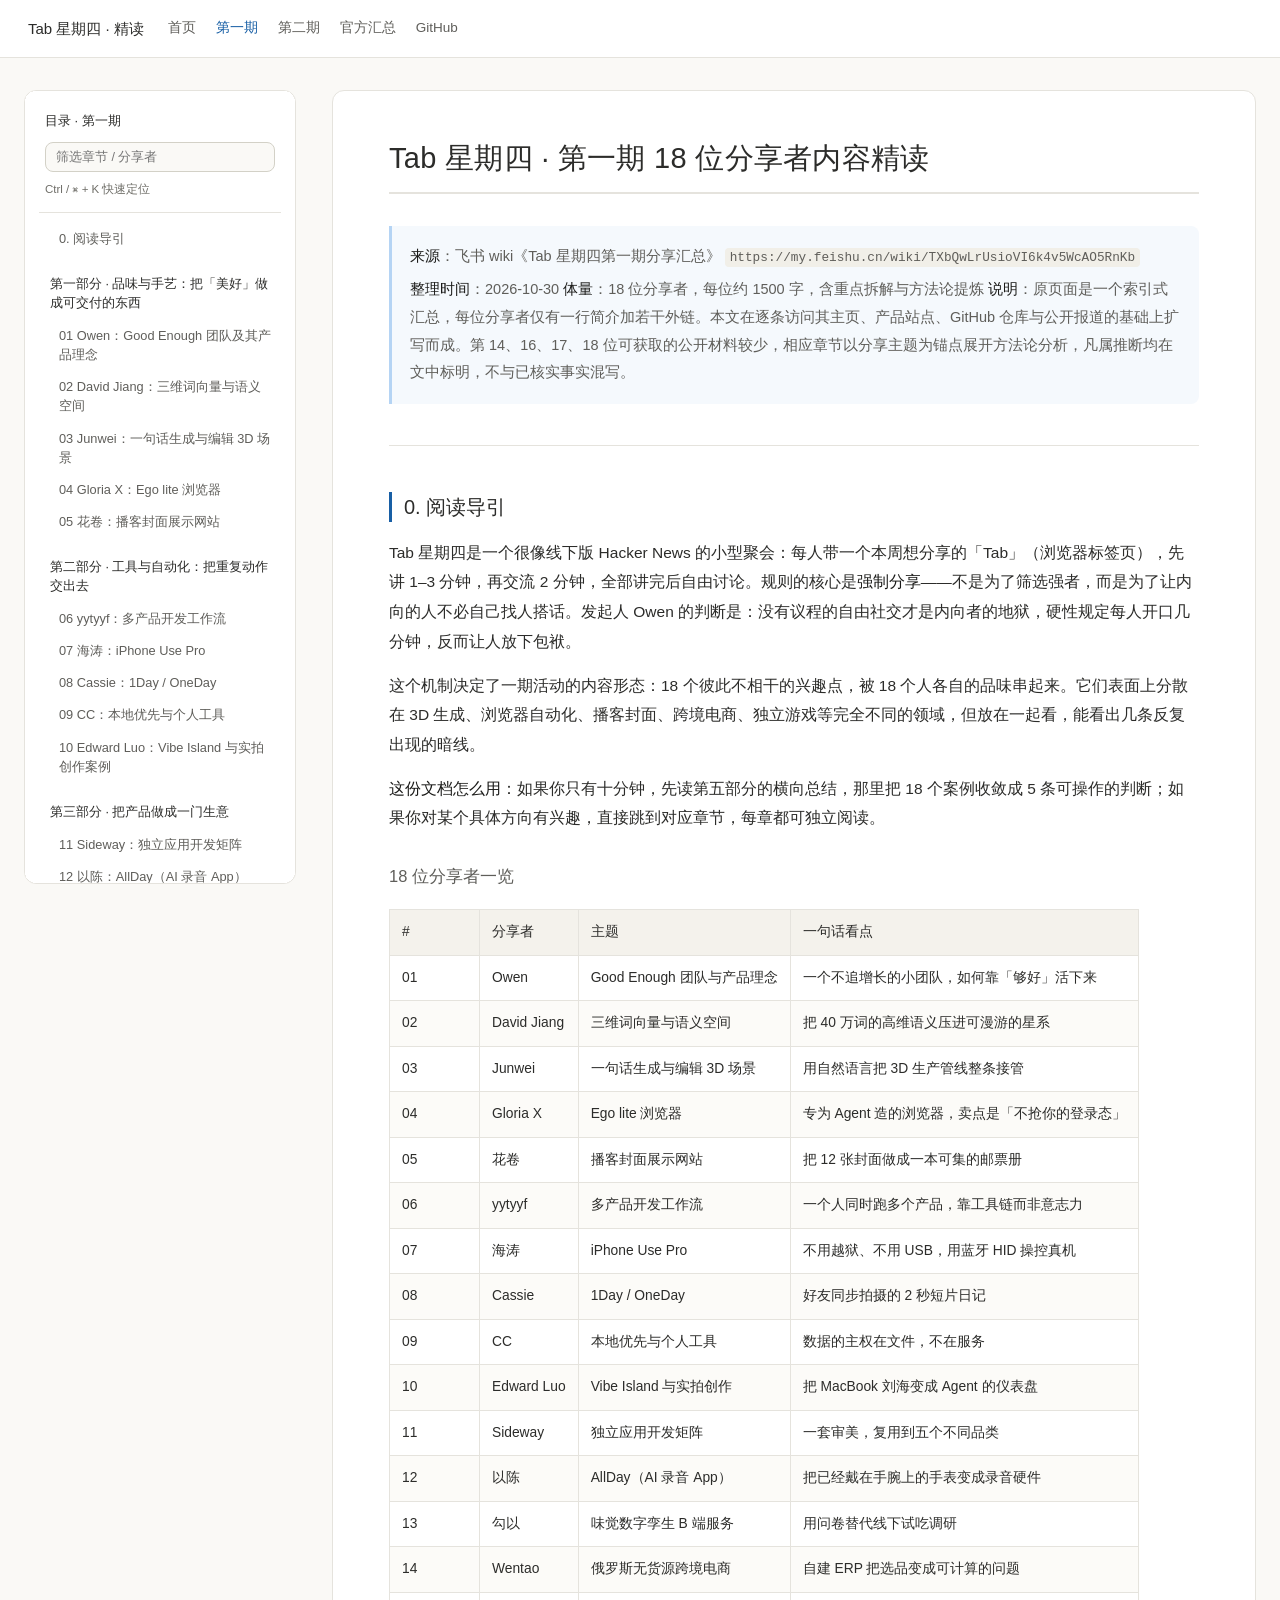
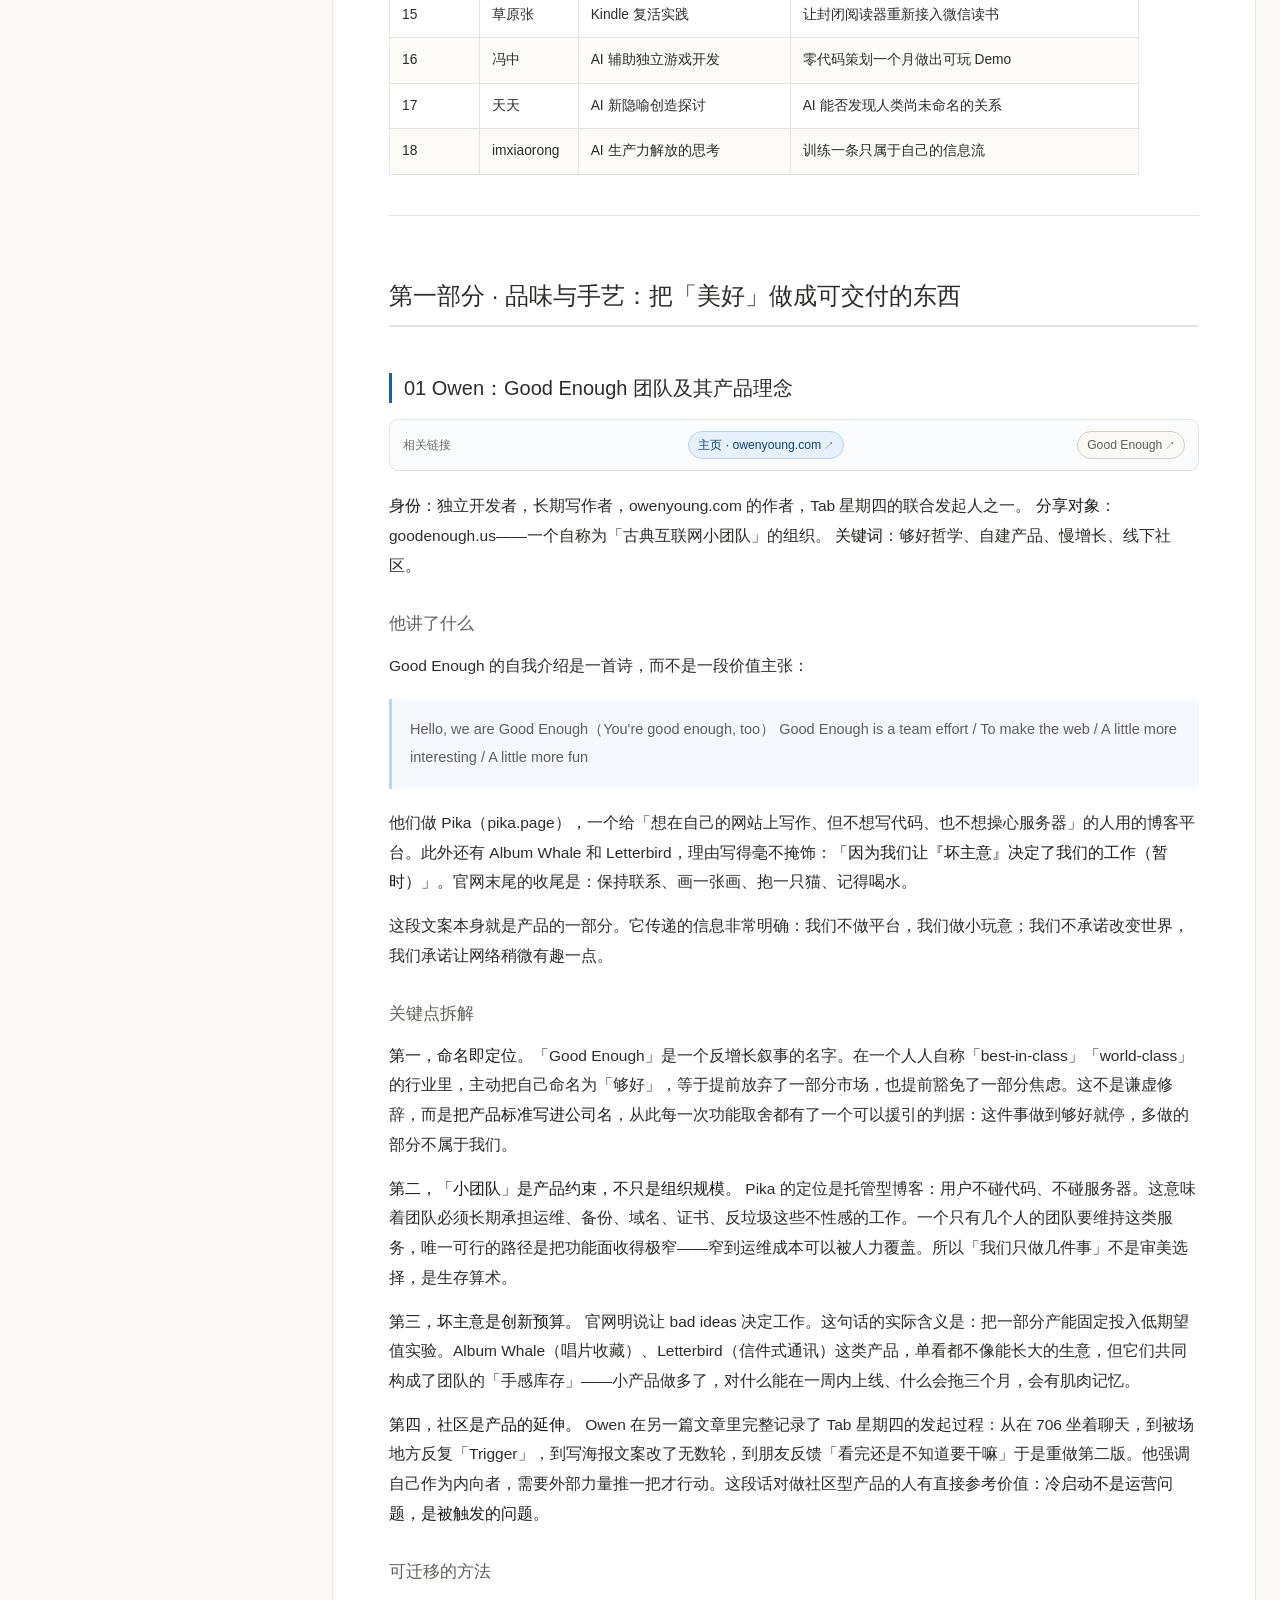
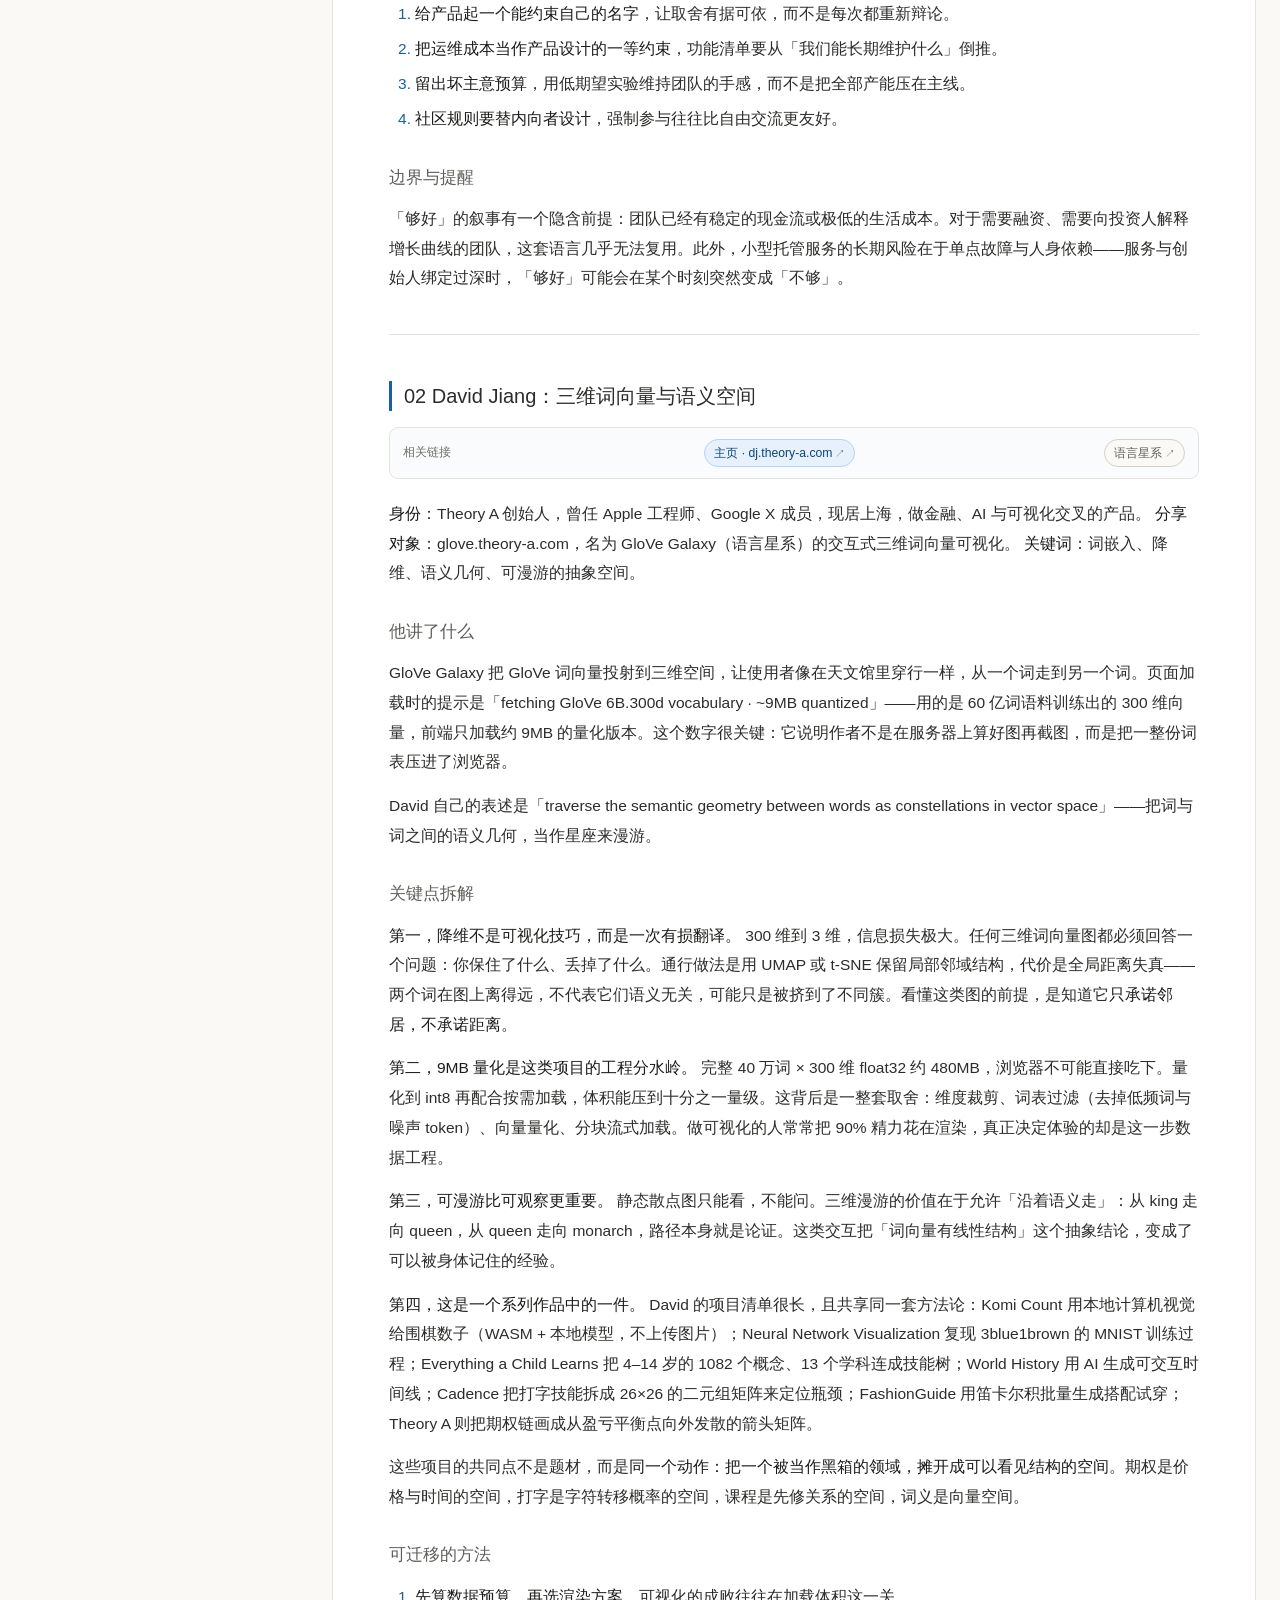
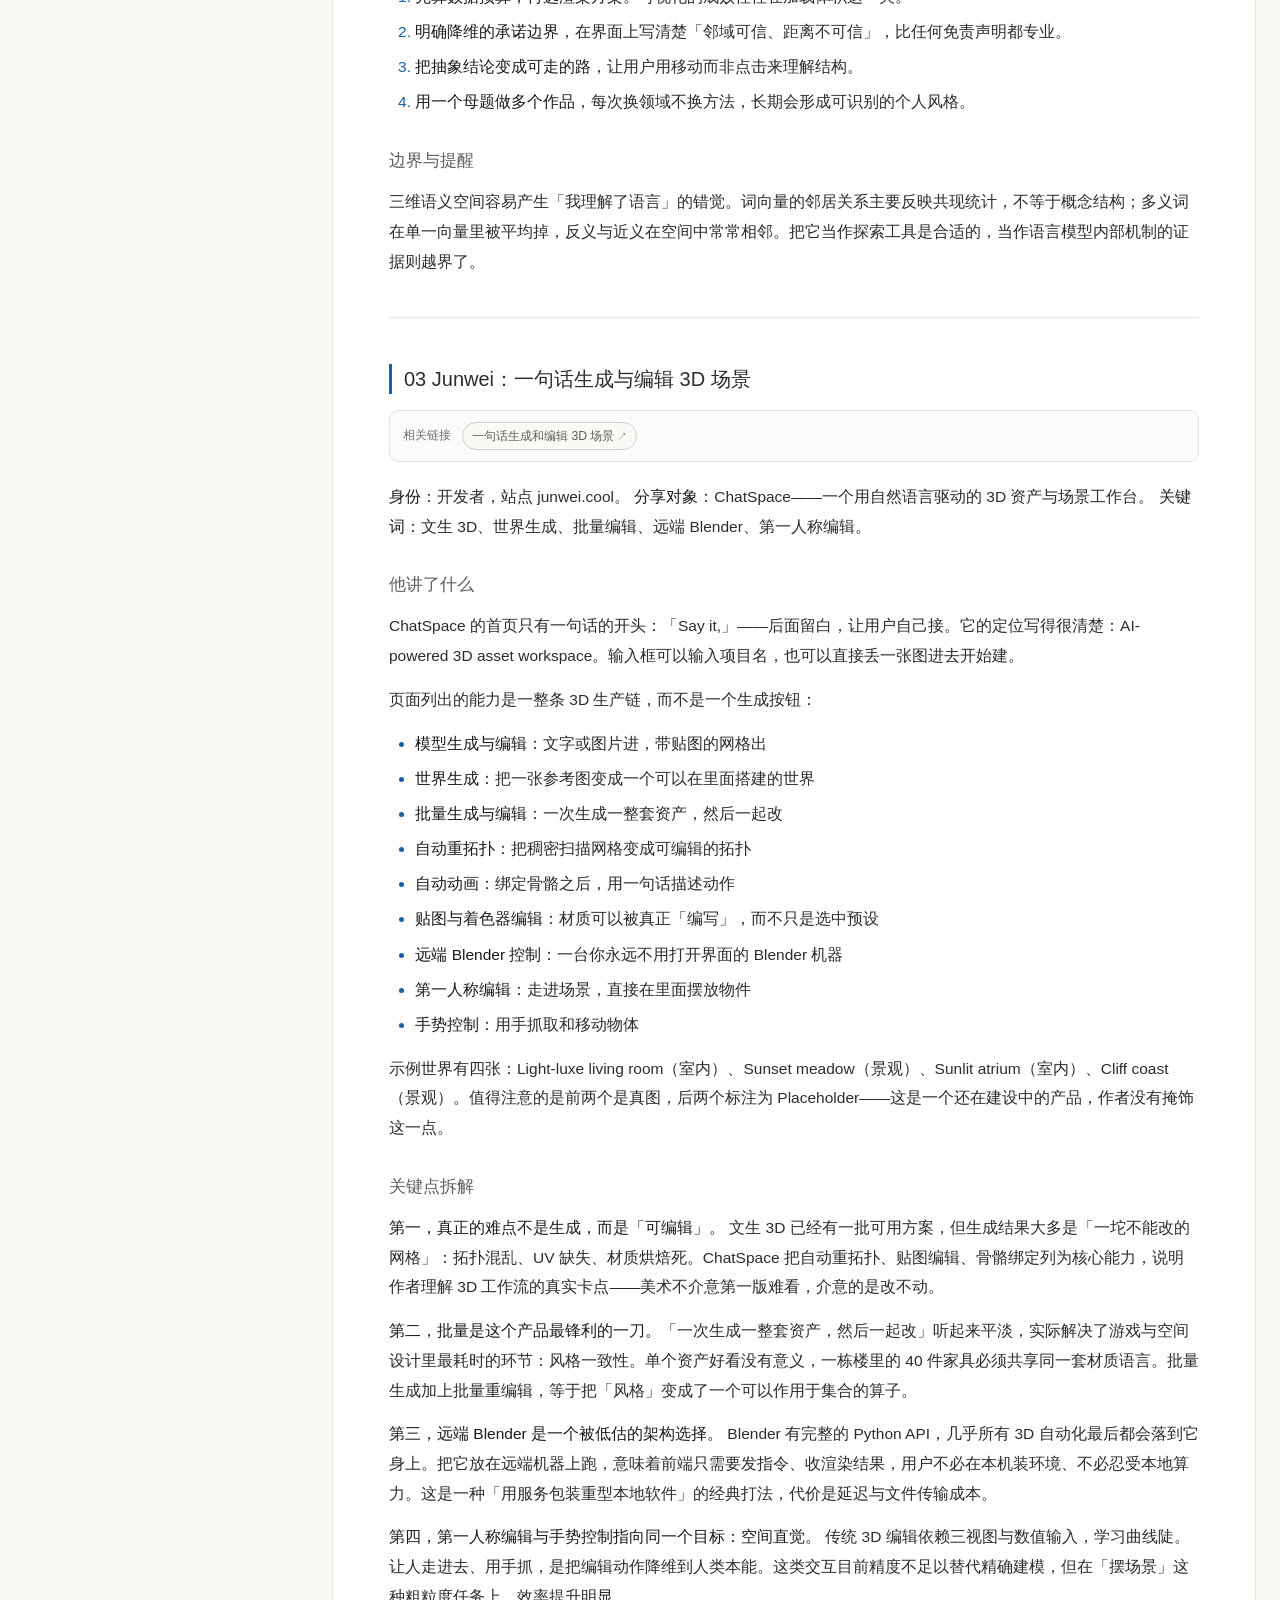
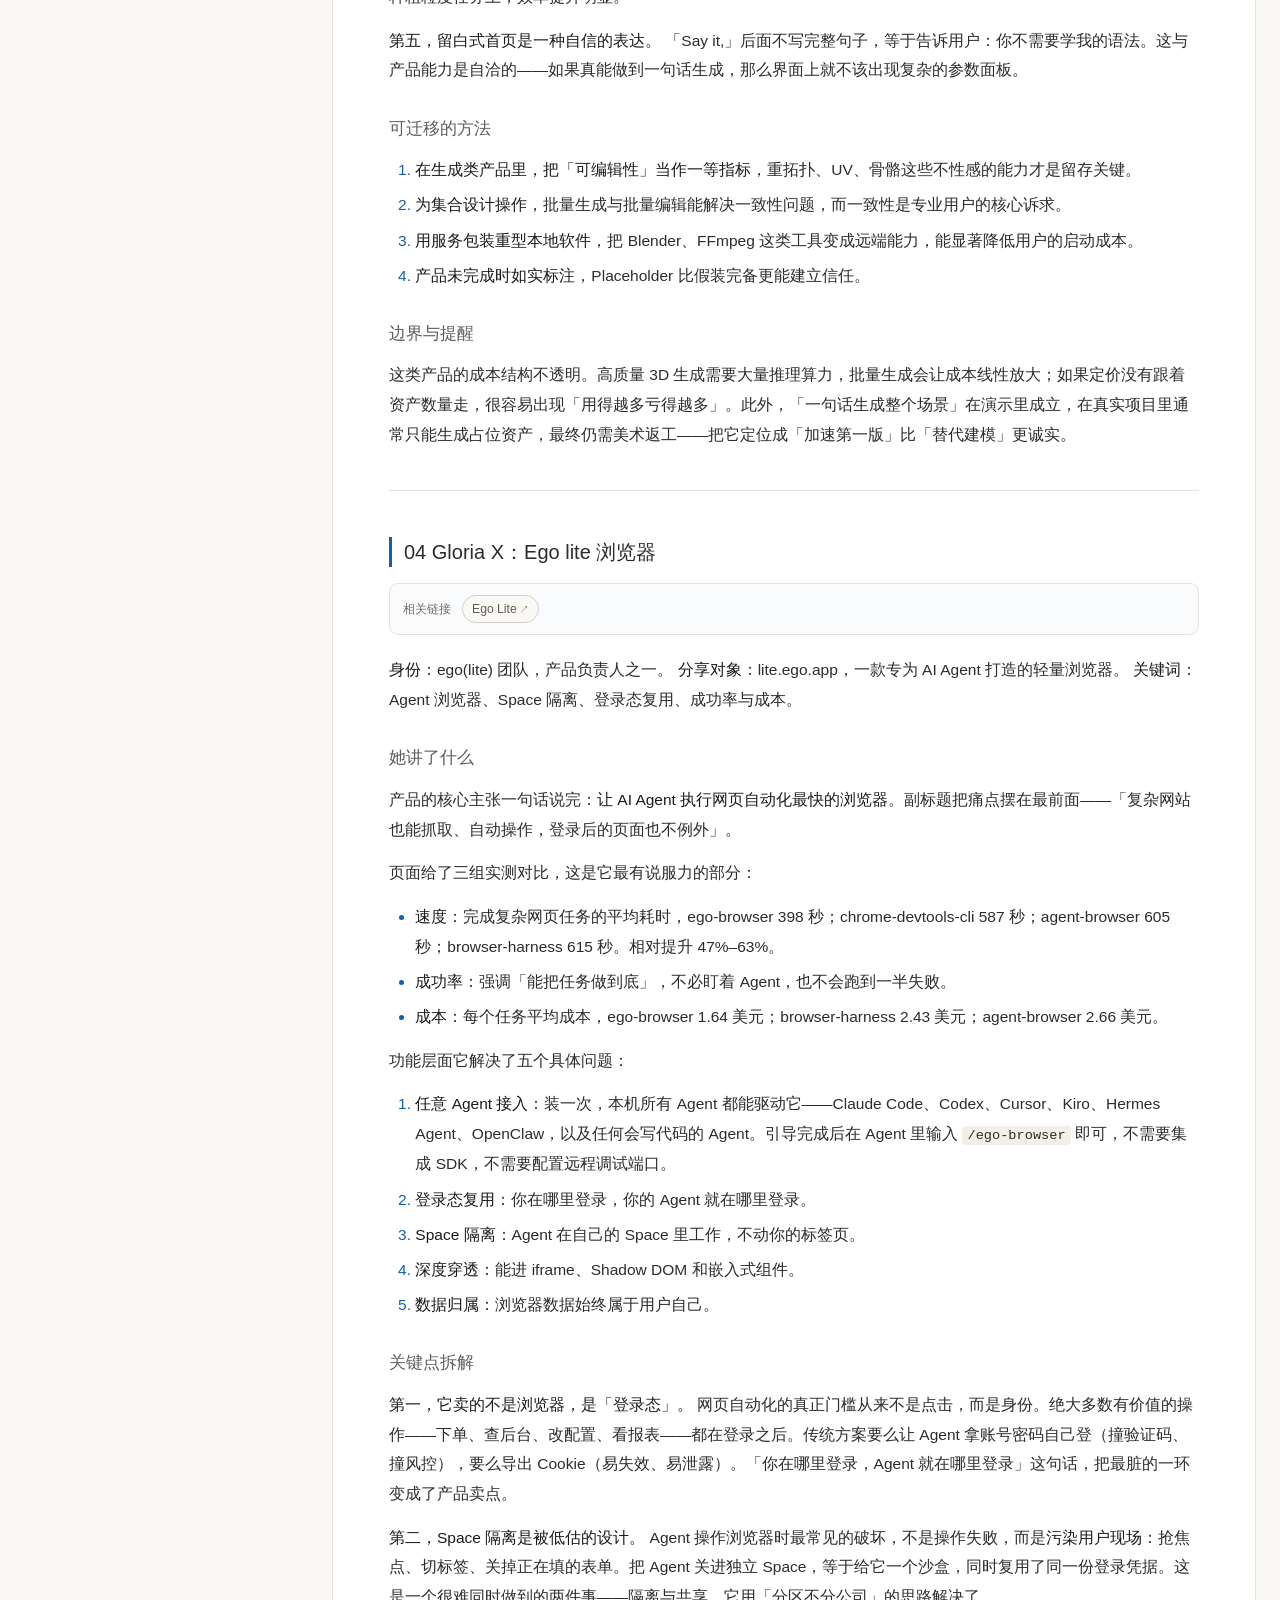
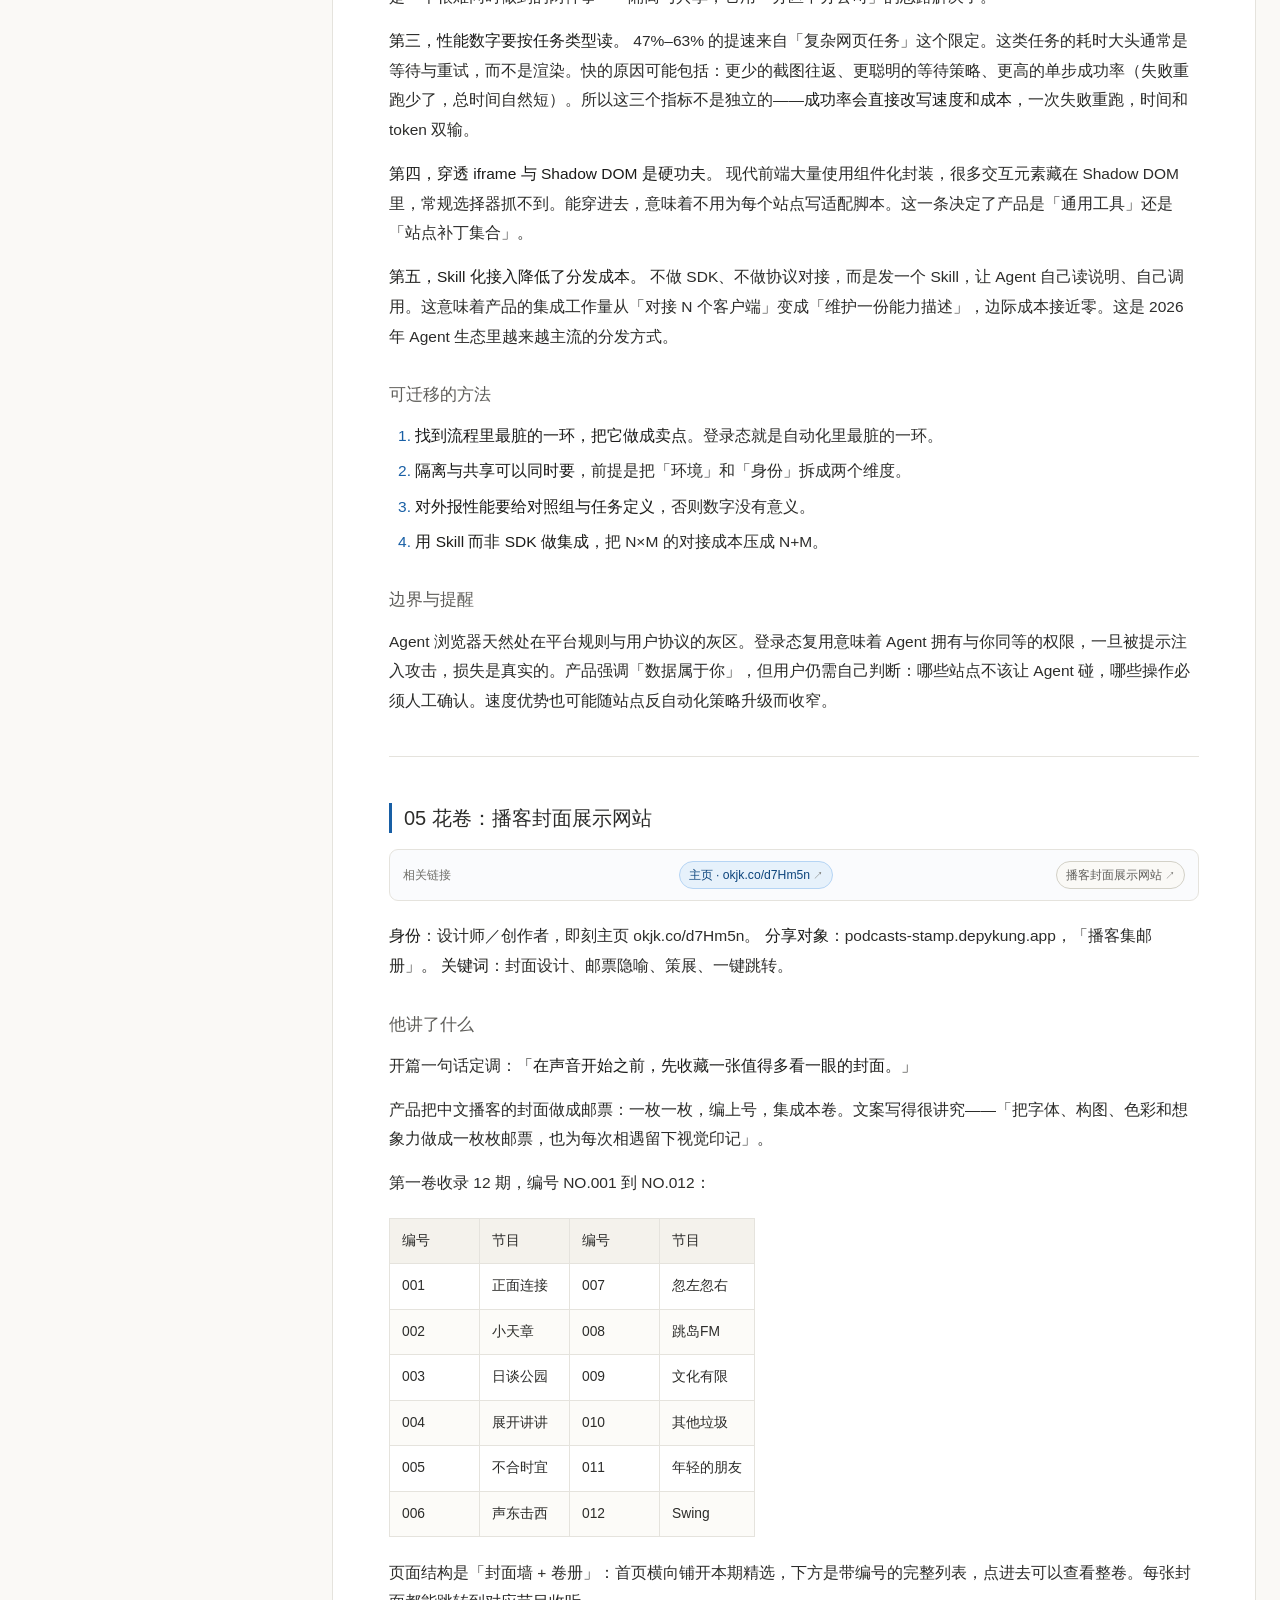
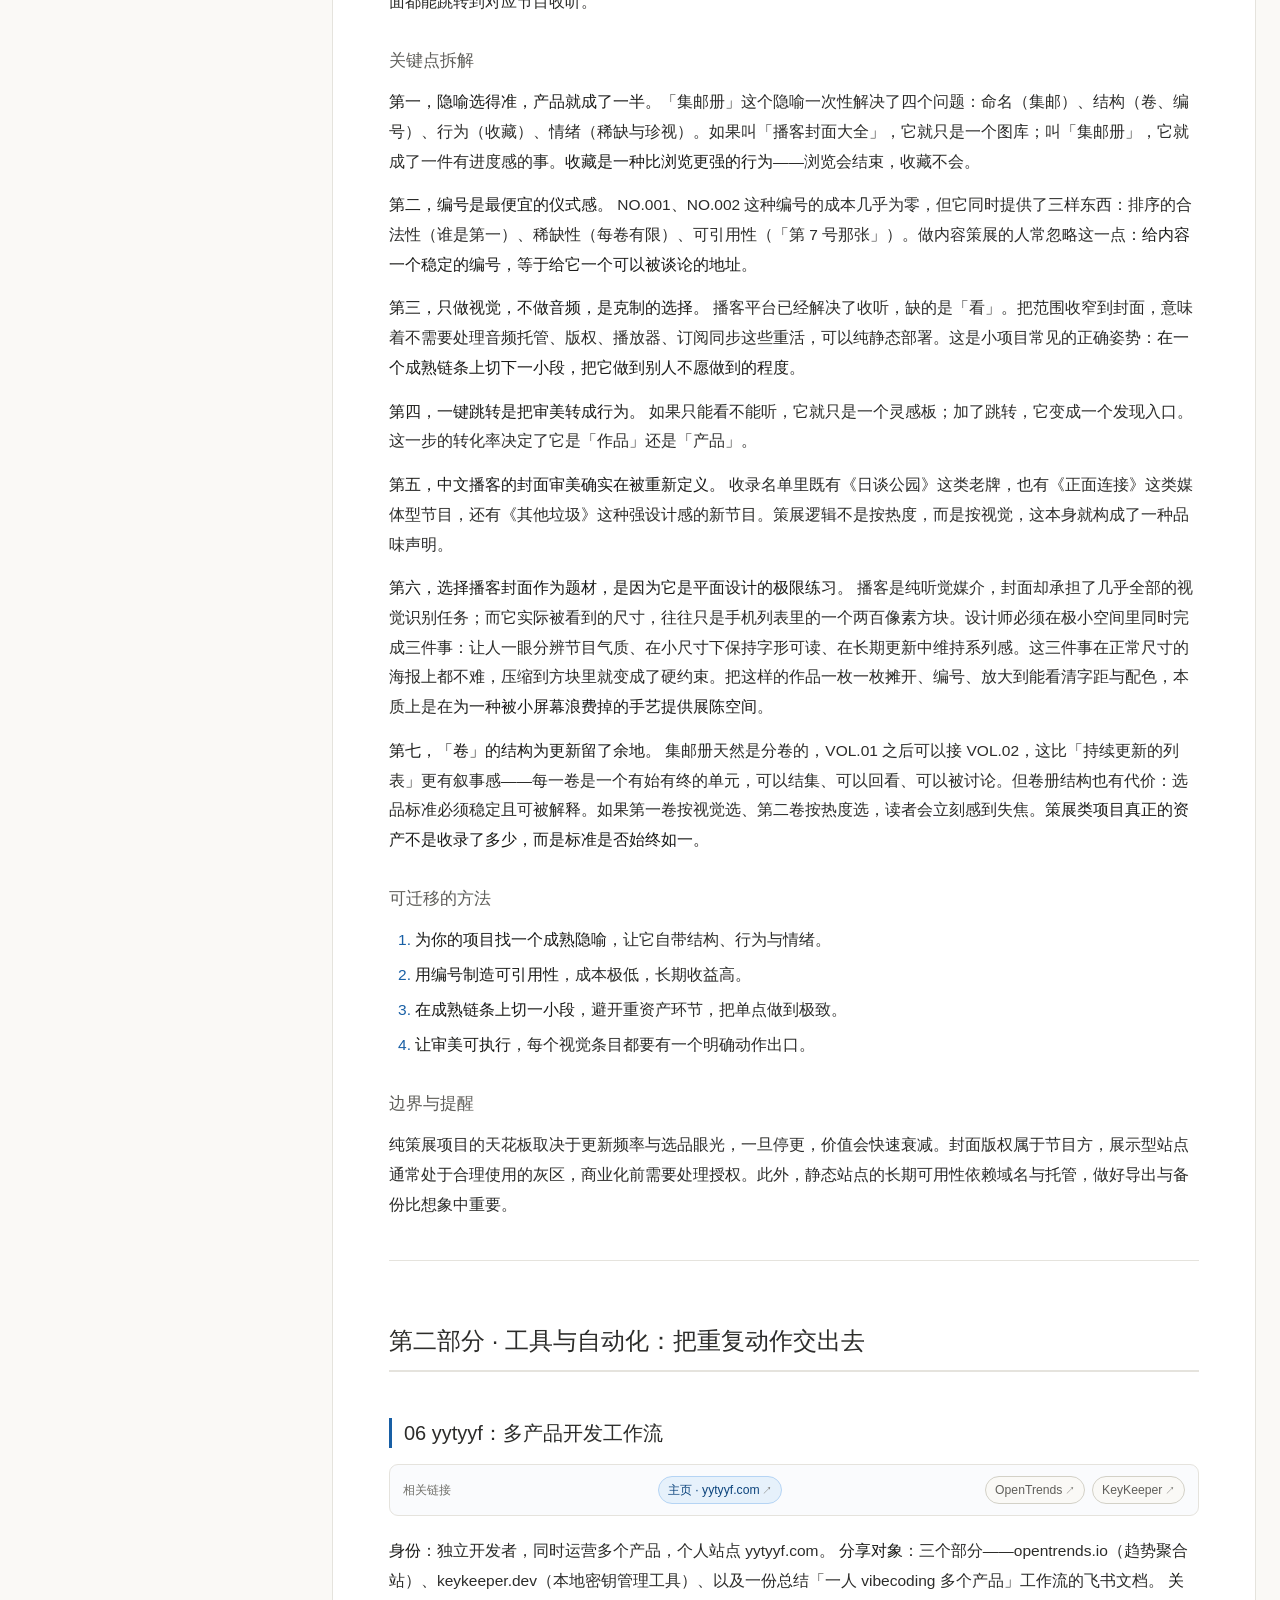
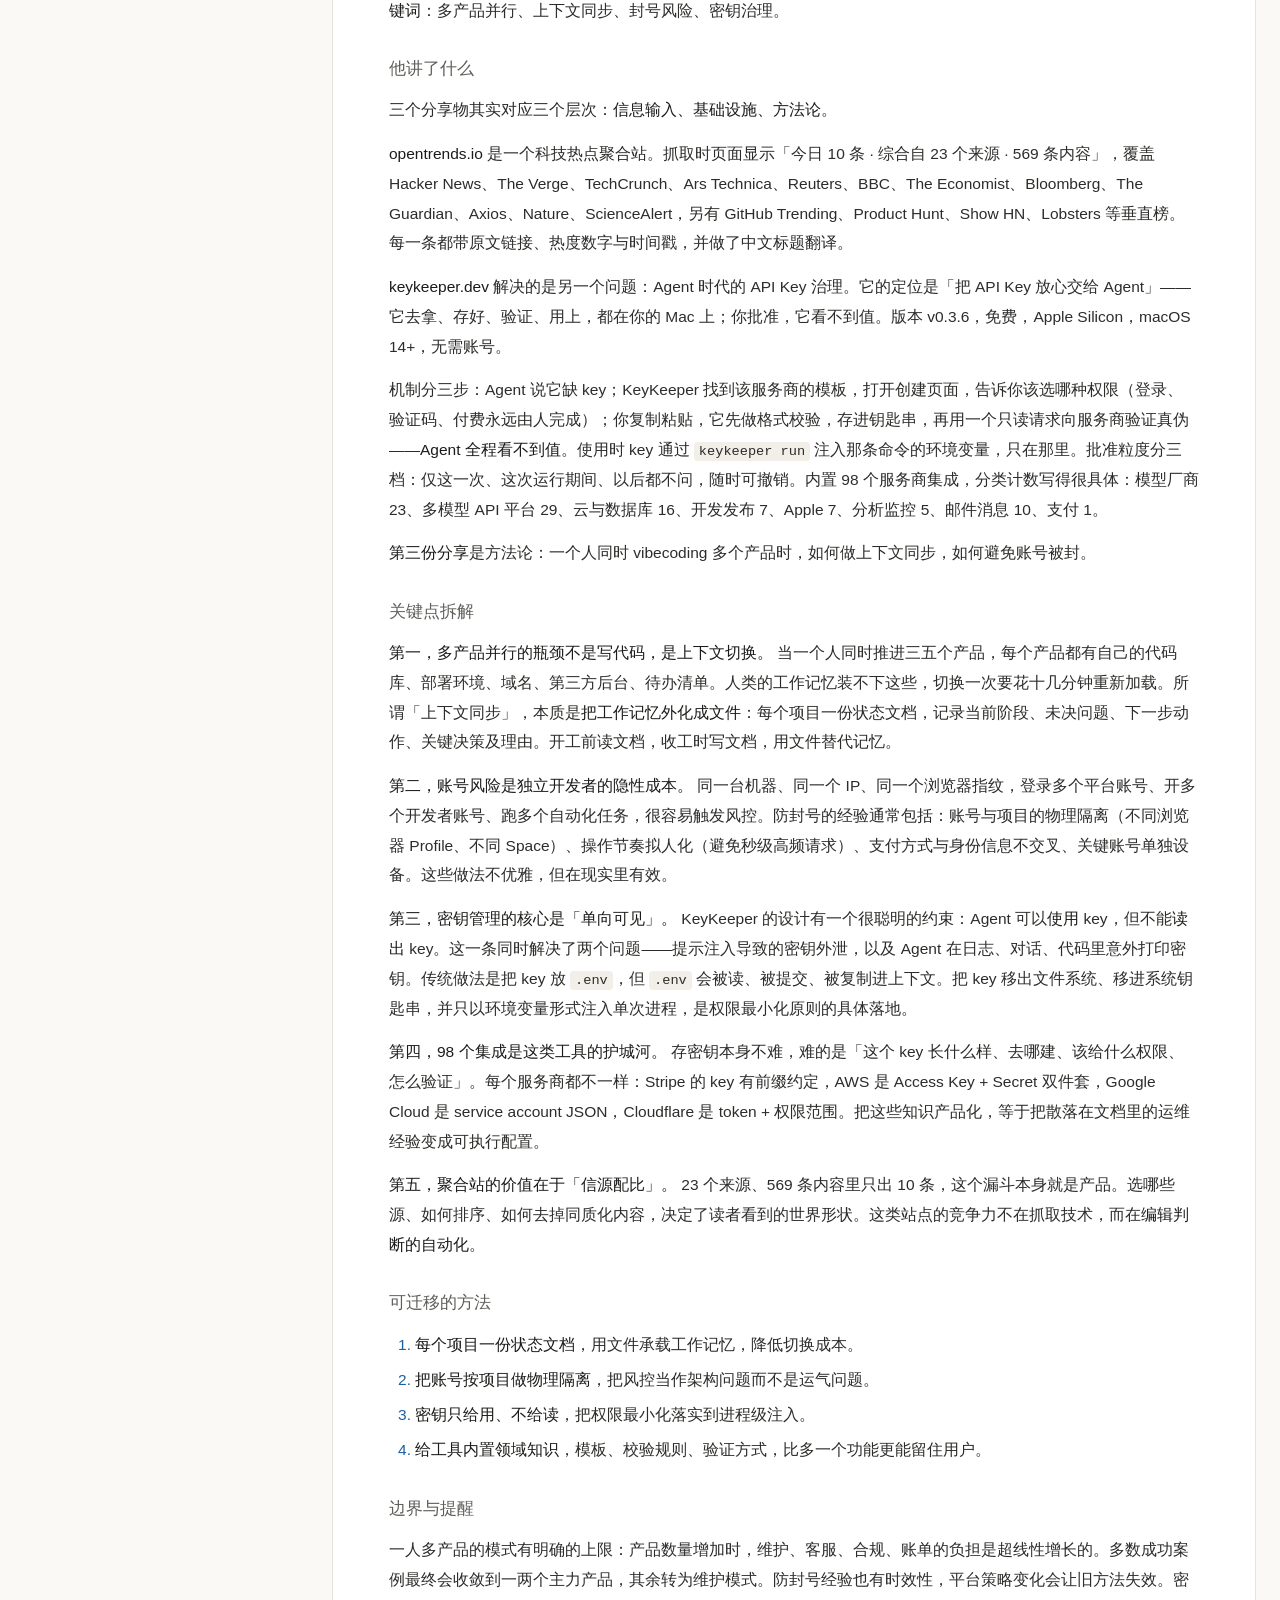
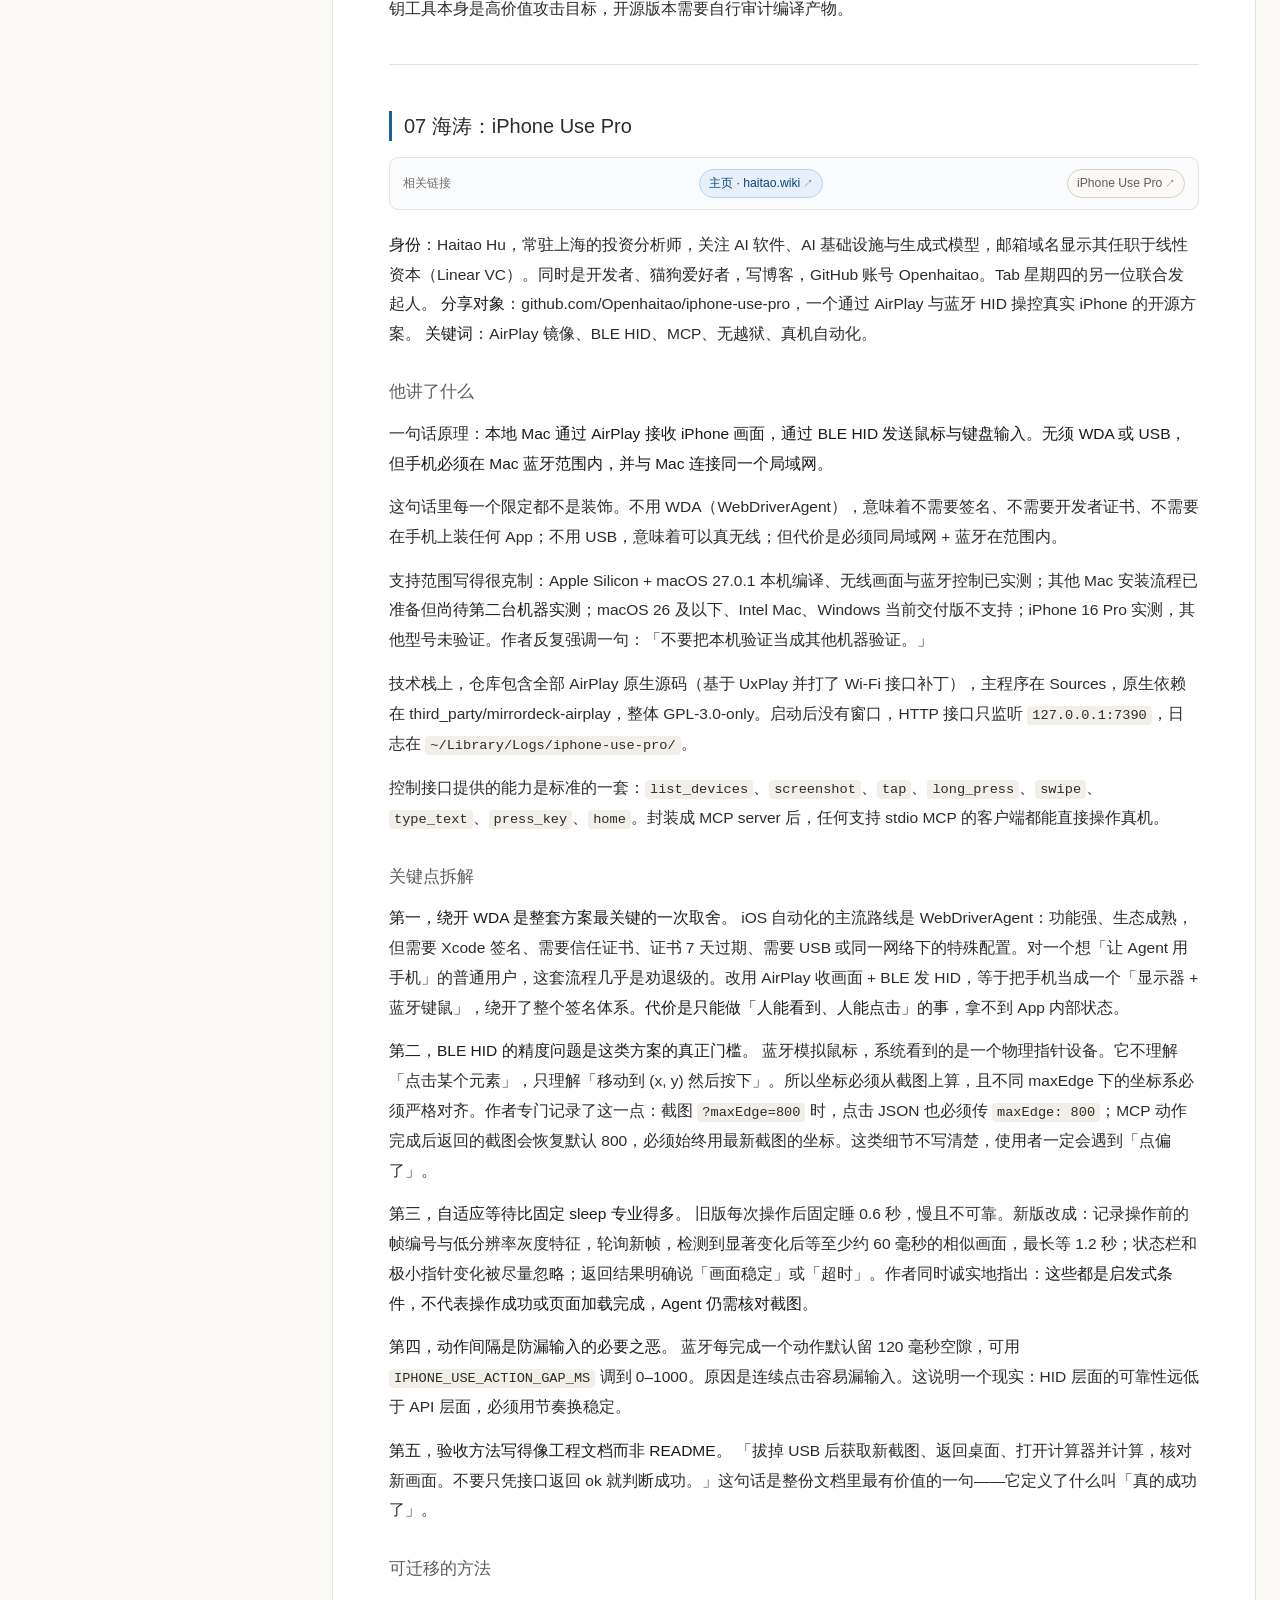
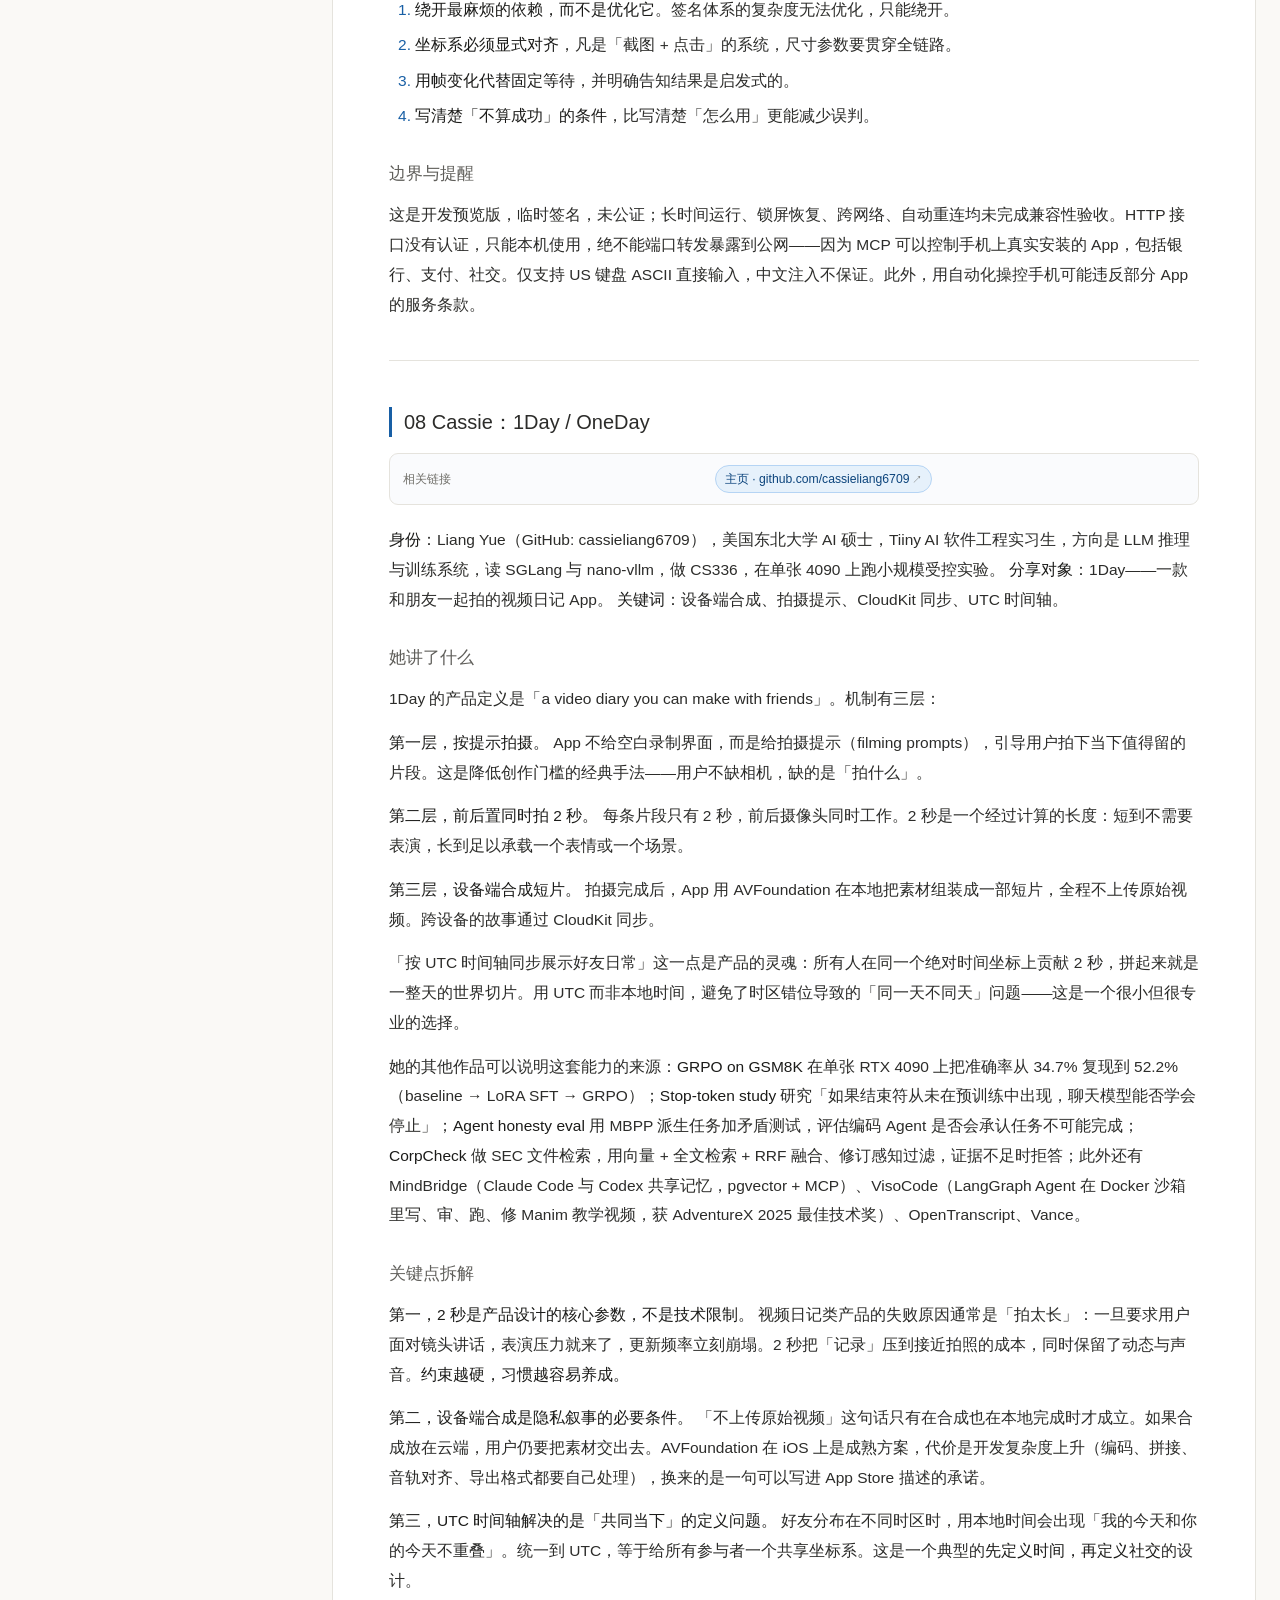
<file: docs/issue-001.html>
<!doctype html>
<html lang="zh-CN">
<head>
<meta charset="utf-8">
<meta name="viewport" content="width=device-width,initial-scale=1">
<title>第一期 · 18 位分享者内容精读 · Tab 星期四精读</title>
<meta name="description" content="3D 场景、浏览器、播客集邮册、像素宠物、Kindle 插件、独立游戏——18 个互不相干的方向，收敛出 5 条可操作的判断。">
<link rel="stylesheet" href="./assets/style.css">
</head>
<body>
<div id="progress"></div>
<header class="topbar">
  <a class="brand" href="./index.html">Tab 星期四 · 精读</a>
  <nav>
    <a href="./index.html">首页</a>
    <a href="./issue-001.html" class="active">第一期</a>
    <a href="./issue-002.html">第二期</a>
    <a href="https://tabthursday.com/notes" target="_blank" rel="noopener noreferrer">官方汇总</a>
    <a href="https://github.com/73mtq/tab-thursday-notes" target="_blank" rel="noopener noreferrer">GitHub</a>
  </nav>
  <button class="menu-toggle" id="menuToggle" type="button" aria-controls="sidebar" aria-expanded="false">目录</button>
</header>
<div class="scrim" id="scrim"></div>
<div class="layout">
  <aside class="sidebar" id="sidebar" aria-label="章节目录">
    <div class="sidebar-head">
      <button class="drawer-close" id="drawerClose" type="button" aria-label="关闭目录">×</button>
      <div class="sidebar-title">目录 · 第一期</div>
      <input class="filter" id="tocFilter" type="search" placeholder="筛选章节 / 分享者" autocomplete="off">
      <div class="filter-hint">Ctrl / ⌘ + K 快速定位</div>
    </div>
    <nav class="toc" id="toc">
      <a class="toc-item" href="#0-阅读导引" data-title="0. 阅读导引">0. 阅读导引</a>
      <a class="toc-group" href="#第一部分-品味与手艺把美好做成可交付的东西" data-title="第一部分 · 品味与手艺：把「美好」做成可交付的东西">第一部分 · 品味与手艺：把「美好」做成可交付的东西</a>
      <a class="toc-item" href="#01-owengood-enough-团队及其产品理念" data-title="01 Owen：Good Enough 团队及其产品理念">01 Owen：Good Enough 团队及其产品理念</a>
      <a class="toc-item" href="#02-david-jiang三维词向量与语义空间" data-title="02 David Jiang：三维词向量与语义空间">02 David Jiang：三维词向量与语义空间</a>
      <a class="toc-item" href="#03-junwei一句话生成与编辑-3d-场景" data-title="03 Junwei：一句话生成与编辑 3D 场景">03 Junwei：一句话生成与编辑 3D 场景</a>
      <a class="toc-item" href="#04-gloria-xego-lite-浏览器" data-title="04 Gloria X：Ego lite 浏览器">04 Gloria X：Ego lite 浏览器</a>
      <a class="toc-item" href="#05-花卷播客封面展示网站" data-title="05 花卷：播客封面展示网站">05 花卷：播客封面展示网站</a>
      <a class="toc-group" href="#第二部分-工具与自动化把重复动作交出去" data-title="第二部分 · 工具与自动化：把重复动作交出去">第二部分 · 工具与自动化：把重复动作交出去</a>
      <a class="toc-item" href="#06-yytyyf多产品开发工作流" data-title="06 yytyyf：多产品开发工作流">06 yytyyf：多产品开发工作流</a>
      <a class="toc-item" href="#07-海涛iphone-use-pro" data-title="07 海涛：iPhone Use Pro">07 海涛：iPhone Use Pro</a>
      <a class="toc-item" href="#08-cassie1day-oneday" data-title="08 Cassie：1Day / OneDay">08 Cassie：1Day / OneDay</a>
      <a class="toc-item" href="#09-cc本地优先与个人工具" data-title="09 CC：本地优先与个人工具">09 CC：本地优先与个人工具</a>
      <a class="toc-item" href="#10-edward-luovibe-island-与实拍创作案例" data-title="10 Edward Luo：Vibe Island 与实拍创作案例">10 Edward Luo：Vibe Island 与实拍创作案例</a>
      <a class="toc-group" href="#第三部分-把产品做成一门生意" data-title="第三部分 · 把产品做成一门生意">第三部分 · 把产品做成一门生意</a>
      <a class="toc-item" href="#11-sideway独立应用开发矩阵" data-title="11 Sideway：独立应用开发矩阵">11 Sideway：独立应用开发矩阵</a>
      <a class="toc-item" href="#12-以陈alldayai-录音-app" data-title="12 以陈：AllDay（AI 录音 App）">12 以陈：AllDay（AI 录音 App）</a>
      <a class="toc-item" href="#13-勾以味觉数字孪生-b-端服务" data-title="13 勾以：味觉数字孪生 B 端服务">13 勾以：味觉数字孪生 B 端服务</a>
      <a class="toc-item" href="#14-wentao俄罗斯无货源跨境电商实践" data-title="14 Wentao：俄罗斯无货源跨境电商实践">14 Wentao：俄罗斯无货源跨境电商实践</a>
      <a class="toc-item" href="#15-草原张kindle-复活实践" data-title="15 草原张：Kindle 复活实践">15 草原张：Kindle 复活实践</a>
      <a class="toc-group" href="#第四部分-创作与认知ai-介入之后的边界" data-title="第四部分 · 创作与认知：AI 介入之后的边界">第四部分 · 创作与认知：AI 介入之后的边界</a>
      <a class="toc-item" href="#16-冯中ai-辅助独立游戏开发" data-title="16 冯中：AI 辅助独立游戏开发">16 冯中：AI 辅助独立游戏开发</a>
      <a class="toc-item" href="#17-天天ai-新隐喻创造探讨" data-title="17 天天：AI 新隐喻创造探讨">17 天天：AI 新隐喻创造探讨</a>
      <a class="toc-item" href="#18-imxiaorongai-生产力解放的思考" data-title="18 imxiaorong：AI 生产力解放的思考">18 imxiaorong：AI 生产力解放的思考</a>
      <a class="toc-group" href="#第五部分-横向总结18-个案例收敛出的-5-条判断" data-title="第五部分 · 横向总结：18 个案例收敛出的 5 条判断">第五部分 · 横向总结：18 个案例收敛出的 5 条判断</a>
      <a class="toc-item" href="#判断一最好的资源往往是你已经拥有的那个" data-title="判断一：最好的资源，往往是你已经拥有的那个">判断一：最好的资源，往往是你已经拥有的那个</a>
      <a class="toc-item" href="#判断二可编辑比能生成难也比能生成值钱" data-title="判断二：「可编辑」比「能生成」难，也比「能生成」值钱">判断二：「可编辑」比「能生成」难，也比「能生成」值钱</a>
      <a class="toc-item" href="#判断三合规与授权正在成为技术方案的一部分" data-title="判断三：合规与授权，正在成为技术方案的一部分">判断三：合规与授权，正在成为技术方案的一部分</a>
      <a class="toc-item" href="#判断四小团队的护城河是细节密度不是功能数量" data-title="判断四：小团队的护城河是「细节密度」，不是功能数量">判断四：小团队的护城河是「细节密度」，不是功能数量</a>
      <a class="toc-item" href="#判断五真正的瓶颈已经从执行转移到判断" data-title="判断五：真正的瓶颈已经从「执行」转移到「判断」">判断五：真正的瓶颈已经从「执行」转移到「判断」</a>
      <a class="toc-item" href="#附18-位分享者的原始链接" data-title="附：18 位分享者的原始链接">附：18 位分享者的原始链接</a>
      <a class="toc-item" href="#附事实边界说明" data-title="附：事实边界说明">附：事实边界说明</a>
    </nav>
    <div class="sidebar-foot">
      <a href="https://github.com/73mtq/tab-thursday-notes/blob/main/Tab%E6%98%9F%E6%9C%9F%E5%9B%9B%E7%AC%AC%E4%B8%80%E6%9C%9F-18%E4%BD%8D%E5%88%86%E4%BA%AB%E8%80%85%E5%86%85%E5%AE%B9%E7%B2%BE%E8%AF%BB.md" target="_blank" rel="noopener noreferrer">Markdown 原文（GitHub）</a>
      <a href="./index.html">← 返回首页</a>
    </div>
  </aside>
  <main class="content">
    <article class="prose" id="article">
<h1 id="tab-星期四-第一期-18-位分享者内容精读">Tab 星期四 · 第一期 18 位分享者内容精读</h1>
<blockquote>
<p><strong>来源</strong>：飞书 wiki《Tab 星期四第一期分享汇总》
<code>https://my.feishu.cn/wiki/TXbQwLrUsioVI6k4v5WcAO5RnKb</code></p>
<p><strong>整理时间</strong>：2026-10-30
<strong>体量</strong>：18 位分享者，每位约 1500 字，含重点拆解与方法论提炼
<strong>说明</strong>：原页面是一个索引式汇总，每位分享者仅有一行简介加若干外链。本文在逐条访问其主页、产品站点、GitHub 仓库与公开报道的基础上扩写而成。第 14、16、17、18 位可获取的公开材料较少，相应章节以分享主题为锚点展开方法论分析，凡属推断均在文中标明，不与已核实事实混写。</p>
</blockquote>
<hr />
<h2 id="0-阅读导引">0. 阅读导引</h2>
<p>Tab 星期四是一个很像线下版 Hacker News 的小型聚会：每人带一个本周想分享的「Tab」（浏览器标签页），先讲 1–3 分钟，再交流 2 分钟，全部讲完后自由讨论。规则的核心是<strong>强制分享</strong>——不是为了筛选强者，而是为了让内向的人不必自己找人搭话。发起人 Owen 的判断是：没有议程的自由社交才是内向者的地狱，硬性规定每人开口几分钟，反而让人放下包袱。</p>
<p>这个机制决定了一期活动的内容形态：18 个彼此不相干的兴趣点，被 18 个人各自的品味串起来。它们表面上分散在 3D 生成、浏览器自动化、播客封面、跨境电商、独立游戏等完全不同的领域，但放在一起看，能看出几条反复出现的暗线。</p>
<p><strong>这份文档怎么用</strong>：如果你只有十分钟，先读第五部分的横向总结，那里把 18 个案例收敛成 5 条可操作的判断；如果你对某个具体方向有兴趣，直接跳到对应章节，每章都可独立阅读。</p>
<h3 id="18-位分享者一览">18 位分享者一览</h3>
<table>
<thead>
<tr>
<th>#</th>
<th>分享者</th>
<th>主题</th>
<th>一句话看点</th>
</tr>
</thead>
<tbody>
<tr>
<td>01</td>
<td>Owen</td>
<td>Good Enough 团队与产品理念</td>
<td>一个不追增长的小团队，如何靠「够好」活下来</td>
</tr>
<tr>
<td>02</td>
<td>David Jiang</td>
<td>三维词向量与语义空间</td>
<td>把 40 万词的高维语义压进可漫游的星系</td>
</tr>
<tr>
<td>03</td>
<td>Junwei</td>
<td>一句话生成与编辑 3D 场景</td>
<td>用自然语言把 3D 生产管线整条接管</td>
</tr>
<tr>
<td>04</td>
<td>Gloria X</td>
<td>Ego lite 浏览器</td>
<td>专为 Agent 造的浏览器，卖点是「不抢你的登录态」</td>
</tr>
<tr>
<td>05</td>
<td>花卷</td>
<td>播客封面展示网站</td>
<td>把 12 张封面做成一本可集的邮票册</td>
</tr>
<tr>
<td>06</td>
<td>yytyyf</td>
<td>多产品开发工作流</td>
<td>一个人同时跑多个产品，靠工具链而非意志力</td>
</tr>
<tr>
<td>07</td>
<td>海涛</td>
<td>iPhone Use Pro</td>
<td>不用越狱、不用 USB，用蓝牙 HID 操控真机</td>
</tr>
<tr>
<td>08</td>
<td>Cassie</td>
<td>1Day / OneDay</td>
<td>好友同步拍摄的 2 秒短片日记</td>
</tr>
<tr>
<td>09</td>
<td>CC</td>
<td>本地优先与个人工具</td>
<td>数据的主权在文件，不在服务</td>
</tr>
<tr>
<td>10</td>
<td>Edward Luo</td>
<td>Vibe Island 与实拍创作</td>
<td>把 MacBook 刘海变成 Agent 的仪表盘</td>
</tr>
<tr>
<td>11</td>
<td>Sideway</td>
<td>独立应用开发矩阵</td>
<td>一套审美，复用到五个不同品类</td>
</tr>
<tr>
<td>12</td>
<td>以陈</td>
<td>AllDay（AI 录音 App）</td>
<td>把已经戴在手腕上的手表变成录音硬件</td>
</tr>
<tr>
<td>13</td>
<td>勾以</td>
<td>味觉数字孪生 B 端服务</td>
<td>用问卷替代线下试吃调研</td>
</tr>
<tr>
<td>14</td>
<td>Wentao</td>
<td>俄罗斯无货源跨境电商</td>
<td>自建 ERP 把选品变成可计算的问题</td>
</tr>
<tr>
<td>15</td>
<td>草原张</td>
<td>Kindle 复活实践</td>
<td>让封闭阅读器重新接入微信读书</td>
</tr>
<tr>
<td>16</td>
<td>冯中</td>
<td>AI 辅助独立游戏开发</td>
<td>零代码策划一个月做出可玩 Demo</td>
</tr>
<tr>
<td>17</td>
<td>天天</td>
<td>AI 新隐喻创造探讨</td>
<td>AI 能否发现人类尚未命名的关系</td>
</tr>
<tr>
<td>18</td>
<td>imxiaorong</td>
<td>AI 生产力解放的思考</td>
<td>训练一条只属于自己的信息流</td>
</tr>
</tbody>
</table>
<hr />
<h1 id="第一部分-品味与手艺把美好做成可交付的东西">第一部分 · 品味与手艺：把「美好」做成可交付的东西</h1>
<h2 id="01-owengood-enough-团队及其产品理念">01 Owen：Good Enough 团队及其产品理念</h2>
<div class="inline-links"><span class="inline-label">相关链接</span><a class="chip home" href="http://owenyoung.com" target="_blank" rel="noopener noreferrer" title="owenyoung.com">主页 · owenyoung.com</a><a class="chip" href="https://goodenough.us" target="_blank" rel="noopener noreferrer" title="Good Enough">Good Enough</a></div>
<p><strong>身份</strong>：独立开发者，长期写作者，owenyoung.com 的作者，Tab 星期四的联合发起人之一。
<strong>分享对象</strong>：goodenough.us——一个自称为「古典互联网小团队」的组织。
<strong>关键词</strong>：够好哲学、自建产品、慢增长、线下社区。</p>
<h3 id="他讲了什么">他讲了什么</h3>
<p>Good Enough 的自我介绍是一首诗，而不是一段价值主张：</p>
<blockquote>
<p>Hello, we are Good Enough（You're good enough, too）
Good Enough is a team effort / To make the web / A little more interesting / A little more fun</p>
</blockquote>
<p>他们做 Pika（pika.page），一个给「想在自己的网站上写作、但不想写代码、也不想操心服务器」的人用的博客平台。此外还有 Album Whale 和 Letterbird，理由写得毫不掩饰：<strong>「因为我们让『坏主意』决定了我们的工作（暂时）」</strong>。官网末尾的收尾是：保持联系、画一张画、抱一只猫、记得喝水。</p>
<p>这段文案本身就是产品的一部分。它传递的信息非常明确：我们不做平台，我们做小玩意；我们不承诺改变世界，我们承诺让网络稍微有趣一点。</p>
<h3 id="关键点拆解">关键点拆解</h3>
<p><strong>第一，命名即定位。</strong>「Good Enough」是一个反增长叙事的名字。在一个人人自称「best-in-class」「world-class」的行业里，主动把自己命名为「够好」，等于提前放弃了一部分市场，也提前豁免了一部分焦虑。这不是谦虚修辞，而是<strong>把产品标准写进公司名</strong>，从此每一次功能取舍都有了一个可以援引的判据：这件事做到够好就停，多做的部分不属于我们。</p>
<p><strong>第二，「小团队」是产品约束，不只是组织规模。</strong> Pika 的定位是托管型博客：用户不碰代码、不碰服务器。这意味着团队必须长期承担运维、备份、域名、证书、反垃圾这些不性感的工作。一个只有几个人的团队要维持这类服务，唯一可行的路径是把功能面收得极窄——窄到运维成本可以被人力覆盖。所以「我们只做几件事」不是审美选择，是生存算术。</p>
<p><strong>第三，坏主意是创新预算。</strong> 官网明说让 bad ideas 决定工作。这句话的实际含义是：把一部分产能固定投入低期望值实验。Album Whale（唱片收藏）、Letterbird（信件式通讯）这类产品，单看都不像能长大的生意，但它们共同构成了团队的「手感库存」——小产品做多了，对什么能在一周内上线、什么会拖三个月，会有肌肉记忆。</p>
<p><strong>第四，社区是产品的延伸。</strong> Owen 在另一篇文章里完整记录了 Tab 星期四的发起过程：从在 706 坐着聊天，到被场地方反复「Trigger」，到写海报文案改了无数轮，到朋友反馈「看完还是不知道要干嘛」于是重做第二版。他强调自己作为内向者，需要外部力量推一把才行动。这段话对做社区型产品的人有直接参考价值：<strong>冷启动不是运营问题，是被触发的问题</strong>。</p>
<h3 id="可迁移的方法">可迁移的方法</h3>
<ol>
<li><strong>给产品起一个能约束自己的名字</strong>，让取舍有据可依，而不是每次都重新辩论。</li>
<li><strong>把运维成本当作产品设计的一等约束</strong>，功能清单要从「我们能长期维护什么」倒推。</li>
<li><strong>留出坏主意预算</strong>，用低期望实验维持团队的手感，而不是把全部产能压在主线。</li>
<li><strong>社区规则要替内向者设计</strong>，强制参与往往比自由交流更友好。</li>
</ol>
<h3 id="边界与提醒">边界与提醒</h3>
<p>「够好」的叙事有一个隐含前提：团队已经有稳定的现金流或极低的生活成本。对于需要融资、需要向投资人解释增长曲线的团队，这套语言几乎无法复用。此外，小型托管服务的长期风险在于单点故障与人身依赖——服务与创始人绑定过深时，「够好」可能会在某个时刻突然变成「不够」。</p>
<hr />
<h2 id="02-david-jiang三维词向量与语义空间">02 David Jiang：三维词向量与语义空间</h2>
<div class="inline-links"><span class="inline-label">相关链接</span><a class="chip home" href="http://dj.theory-a.com" target="_blank" rel="noopener noreferrer" title="dj.theory-a.com">主页 · dj.theory-a.com</a><a class="chip" href="https://glove.theory-a.com" target="_blank" rel="noopener noreferrer" title="语言星系">语言星系</a></div>
<p><strong>身份</strong>：Theory A 创始人，曾任 Apple 工程师、Google X 成员，现居上海，做金融、AI 与可视化交叉的产品。
<strong>分享对象</strong>：glove.theory-a.com，名为 GloVe Galaxy（语言星系）的交互式三维词向量可视化。
<strong>关键词</strong>：词嵌入、降维、语义几何、可漫游的抽象空间。</p>
<h3 id="他讲了什么_1">他讲了什么</h3>
<p>GloVe Galaxy 把 GloVe 词向量投射到三维空间，让使用者像在天文馆里穿行一样，从一个词走到另一个词。页面加载时的提示是「fetching GloVe 6B.300d vocabulary · ~9MB quantized」——用的是 60 亿词语料训练出的 300 维向量，前端只加载约 9MB 的量化版本。这个数字很关键：它说明作者不是在服务器上算好图再截图，而是把一整份词表压进了浏览器。</p>
<p>David 自己的表述是「traverse the semantic geometry between words as constellations in vector space」——把词与词之间的语义几何，当作星座来漫游。</p>
<h3 id="关键点拆解_1">关键点拆解</h3>
<p><strong>第一，降维不是可视化技巧，而是一次有损翻译。</strong> 300 维到 3 维，信息损失极大。任何三维词向量图都必须回答一个问题：你保住了什么、丢掉了什么。通行做法是用 UMAP 或 t-SNE 保留局部邻域结构，代价是全局距离失真——两个词在图上离得远，不代表它们语义无关，可能只是被挤到了不同簇。看懂这类图的前提，是知道它<strong>只承诺邻居，不承诺距离</strong>。</p>
<p><strong>第二，9MB 量化是这类项目的工程分水岭。</strong> 完整 40 万词 × 300 维 float32 约 480MB，浏览器不可能直接吃下。量化到 int8 再配合按需加载，体积能压到十分之一量级。这背后是一整套取舍：维度裁剪、词表过滤（去掉低频词与噪声 token）、向量量化、分块流式加载。做可视化的人常常把 90% 精力花在渲染，真正决定体验的却是这一步数据工程。</p>
<p><strong>第三，可漫游比可观察更重要。</strong> 静态散点图只能看，不能问。三维漫游的价值在于允许「沿着语义走」：从 king 走向 queen，从 queen 走向 monarch，路径本身就是论证。这类交互把「词向量有线性结构」这个抽象结论，变成了可以被身体记住的经验。</p>
<p><strong>第四，这是一个系列作品中的一件。</strong> David 的项目清单很长，且共享同一套方法论：Komi Count 用本地计算机视觉给围棋数子（WASM + 本地模型，不上传图片）；Neural Network Visualization 复现 3blue1brown 的 MNIST 训练过程；Everything a Child Learns 把 4–14 岁的 1082 个概念、13 个学科连成技能树；World History 用 AI 生成可交互时间线；Cadence 把打字技能拆成 26×26 的二元组矩阵来定位瓶颈；FashionGuide 用笛卡尔积批量生成搭配试穿；Theory A 则把期权链画成从盈亏平衡点向外发散的箭头矩阵。</p>
<p>这些项目的共同点不是题材，而是<strong>同一个动作：把一个被当作黑箱的领域，摊开成可以看见结构的空间</strong>。期权是价格与时间的空间，打字是字符转移概率的空间，课程是先修关系的空间，词义是向量空间。</p>
<h3 id="可迁移的方法_1">可迁移的方法</h3>
<ol>
<li><strong>先算数据预算，再选渲染方案</strong>。可视化的成败往往在加载体积这一关。</li>
<li><strong>明确降维的承诺边界</strong>，在界面上写清楚「邻域可信、距离不可信」，比任何免责声明都专业。</li>
<li><strong>把抽象结论变成可走的路</strong>，让用户用移动而非点击来理解结构。</li>
<li><strong>用一个母题做多个作品</strong>，每次换领域不换方法，长期会形成可识别的个人风格。</li>
</ol>
<h3 id="边界与提醒_1">边界与提醒</h3>
<p>三维语义空间容易产生「我理解了语言」的错觉。词向量的邻居关系主要反映共现统计，不等于概念结构；多义词在单一向量里被平均掉，反义与近义在空间中常常相邻。把它当作探索工具是合适的，当作语言模型内部机制的证据则越界了。</p>
<hr />
<h2 id="03-junwei一句话生成与编辑-3d-场景">03 Junwei：一句话生成与编辑 3D 场景</h2>
<div class="inline-links"><span class="inline-label">相关链接</span><a class="chip" href="https://junwei.cool" target="_blank" rel="noopener noreferrer" title="一句话生成和编辑 3D 场景">一句话生成和编辑 3D 场景</a></div>
<p><strong>身份</strong>：开发者，站点 junwei.cool。
<strong>分享对象</strong>：ChatSpace——一个用自然语言驱动的 3D 资产与场景工作台。
<strong>关键词</strong>：文生 3D、世界生成、批量编辑、远端 Blender、第一人称编辑。</p>
<h3 id="他讲了什么_2">他讲了什么</h3>
<p>ChatSpace 的首页只有一句话的开头：「Say it,」——后面留白，让用户自己接。它的定位写得很清楚：AI-powered 3D asset workspace。输入框可以输入项目名，也可以直接丢一张图进去开始建。</p>
<p>页面列出的能力是一整条 3D 生产链，而不是一个生成按钮：</p>
<ul>
<li><strong>模型生成与编辑</strong>：文字或图片进，带贴图的网格出</li>
<li><strong>世界生成</strong>：把一张参考图变成一个可以在里面搭建的世界</li>
<li><strong>批量生成与编辑</strong>：一次生成一整套资产，然后一起改</li>
<li><strong>自动重拓扑</strong>：把稠密扫描网格变成可编辑的拓扑</li>
<li><strong>自动动画</strong>：绑定骨骼之后，用一句话描述动作</li>
<li><strong>贴图与着色器编辑</strong>：材质可以被真正「编写」，而不只是选中预设</li>
<li><strong>远端 Blender 控制</strong>：一台你永远不用打开界面的 Blender 机器</li>
<li><strong>第一人称编辑</strong>：走进场景，直接在里面摆放物件</li>
<li><strong>手势控制</strong>：用手抓取和移动物体</li>
</ul>
<p>示例世界有四张：Light-luxe living room（室内）、Sunset meadow（景观）、Sunlit atrium（室内）、Cliff coast（景观）。值得注意的是前两个是真图，后两个标注为 Placeholder——这是一个还在建设中的产品，作者没有掩饰这一点。</p>
<h3 id="关键点拆解_2">关键点拆解</h3>
<p><strong>第一，真正的难点不是生成，而是「可编辑」。</strong> 文生 3D 已经有一批可用方案，但生成结果大多是「一坨不能改的网格」：拓扑混乱、UV 缺失、材质烘焙死。ChatSpace 把自动重拓扑、贴图编辑、骨骼绑定列为核心能力，说明作者理解 3D 工作流的真实卡点——美术不介意第一版难看，介意的是改不动。</p>
<p><strong>第二，批量是这个产品最锋利的一刀。</strong>「一次生成一整套资产，然后一起改」听起来平淡，实际解决了游戏与空间设计里最耗时的环节：风格一致性。单个资产好看没有意义，一栋楼里的 40 件家具必须共享同一套材质语言。批量生成加上批量重编辑，等于把「风格」变成了一个可以作用于集合的算子。</p>
<p><strong>第三，远端 Blender 是一个被低估的架构选择。</strong> Blender 有完整的 Python API，几乎所有 3D 自动化最后都会落到它身上。把它放在远端机器上跑，意味着前端只需要发指令、收渲染结果，用户不必在本机装环境、不必忍受本地算力。这是一种「用服务包装重型本地软件」的经典打法，代价是延迟与文件传输成本。</p>
<p><strong>第四，第一人称编辑与手势控制指向同一个目标：空间直觉。</strong> 传统 3D 编辑依赖三视图与数值输入，学习曲线陡。让人走进去、用手抓，是把编辑动作降维到人类本能。这类交互目前精度不足以替代精确建模，但在「摆场景」这种粗粒度任务上，效率提升明显。</p>
<p><strong>第五，留白式首页是一种自信的表达。</strong> 「Say it,」后面不写完整句子，等于告诉用户：你不需要学我的语法。这与产品能力是自洽的——如果真能做到一句话生成，那么界面上就不该出现复杂的参数面板。</p>
<h3 id="可迁移的方法_2">可迁移的方法</h3>
<ol>
<li><strong>在生成类产品里，把「可编辑性」当作一等指标</strong>，重拓扑、UV、骨骼这些不性感的能力才是留存关键。</li>
<li><strong>为集合设计操作</strong>，批量生成与批量编辑能解决一致性问题，而一致性是专业用户的核心诉求。</li>
<li><strong>用服务包装重型本地软件</strong>，把 Blender、FFmpeg 这类工具变成远端能力，能显著降低用户的启动成本。</li>
<li><strong>产品未完成时如实标注</strong>，Placeholder 比假装完备更能建立信任。</li>
</ol>
<h3 id="边界与提醒_2">边界与提醒</h3>
<p>这类产品的成本结构不透明。高质量 3D 生成需要大量推理算力，批量生成会让成本线性放大；如果定价没有跟着资产数量走，很容易出现「用得越多亏得越多」。此外，「一句话生成整个场景」在演示里成立，在真实项目里通常只能生成占位资产，最终仍需美术返工——把它定位成「加速第一版」比「替代建模」更诚实。</p>
<hr />
<h2 id="04-gloria-xego-lite-浏览器">04 Gloria X：Ego lite 浏览器</h2>
<div class="inline-links"><span class="inline-label">相关链接</span><a class="chip" href="https://lite.ego.app/zh-cn" target="_blank" rel="noopener noreferrer" title="Ego Lite">Ego Lite</a></div>
<p><strong>身份</strong>：ego(lite) 团队，产品负责人之一。
<strong>分享对象</strong>：lite.ego.app，一款专为 AI Agent 打造的轻量浏览器。
<strong>关键词</strong>：Agent 浏览器、Space 隔离、登录态复用、成功率与成本。</p>
<h3 id="她讲了什么">她讲了什么</h3>
<p>产品的核心主张一句话说完：<strong>让 AI Agent 执行网页自动化最快的浏览器</strong>。副标题把痛点摆在最前面——「复杂网站也能抓取、自动操作，登录后的页面也不例外」。</p>
<p>页面给了三组实测对比，这是它最有说服力的部分：</p>
<ul>
<li><strong>速度</strong>：完成复杂网页任务的平均耗时，ego-browser 398 秒；chrome-devtools-cli 587 秒；agent-browser 605 秒；browser-harness 615 秒。相对提升 47%–63%。</li>
<li><strong>成功率</strong>：强调「能把任务做到底」，不必盯着 Agent，也不会跑到一半失败。</li>
<li><strong>成本</strong>：每个任务平均成本，ego-browser 1.64 美元；browser-harness 2.43 美元；agent-browser 2.66 美元。</li>
</ul>
<p>功能层面它解决了五个具体问题：</p>
<ol>
<li><strong>任意 Agent 接入</strong>：装一次，本机所有 Agent 都能驱动它——Claude Code、Codex、Cursor、Kiro、Hermes Agent、OpenClaw，以及任何会写代码的 Agent。引导完成后在 Agent 里输入 <code>/ego-browser</code> 即可，不需要集成 SDK，不需要配置远程调试端口。</li>
<li><strong>登录态复用</strong>：你在哪里登录，你的 Agent 就在哪里登录。</li>
<li><strong>Space 隔离</strong>：Agent 在自己的 Space 里工作，不动你的标签页。</li>
<li><strong>深度穿透</strong>：能进 iframe、Shadow DOM 和嵌入式组件。</li>
<li><strong>数据归属</strong>：浏览器数据始终属于用户自己。</li>
</ol>
<h3 id="关键点拆解_3">关键点拆解</h3>
<p><strong>第一，它卖的不是浏览器，是「登录态」。</strong> 网页自动化的真正门槛从来不是点击，而是身份。绝大多数有价值的操作——下单、查后台、改配置、看报表——都在登录之后。传统方案要么让 Agent 拿账号密码自己登（撞验证码、撞风控），要么导出 Cookie（易失效、易泄露）。「你在哪里登录，Agent 就在哪里登录」这句话，把最脏的一环变成了产品卖点。</p>
<p><strong>第二，Space 隔离是被低估的设计。</strong> Agent 操作浏览器时最常见的破坏，不是操作失败，而是<strong>污染用户现场</strong>：抢焦点、切标签、关掉正在填的表单。把 Agent 关进独立 Space，等于给它一个沙盒，同时复用了同一份登录凭据。这是一个很难同时做到的两件事——隔离与共享，它用「分区不分公司」的思路解决了。</p>
<p><strong>第三，性能数字要按任务类型读。</strong> 47%–63% 的提速来自「复杂网页任务」这个限定。这类任务的耗时大头通常是等待与重试，而不是渲染。快的原因可能包括：更少的截图往返、更聪明的等待策略、更高的单步成功率（失败重跑少了，总时间自然短）。所以这三个指标不是独立的——<strong>成功率会直接改写速度和成本</strong>，一次失败重跑，时间和 token 双输。</p>
<p><strong>第四，穿透 iframe 与 Shadow DOM 是硬功夫。</strong> 现代前端大量使用组件化封装，很多交互元素藏在 Shadow DOM 里，常规选择器抓不到。能穿进去，意味着不用为每个站点写适配脚本。这一条决定了产品是「通用工具」还是「站点补丁集合」。</p>
<p><strong>第五，Skill 化接入降低了分发成本。</strong> 不做 SDK、不做协议对接，而是发一个 Skill，让 Agent 自己读说明、自己调用。这意味着产品的集成工作量从「对接 N 个客户端」变成「维护一份能力描述」，边际成本接近零。这是 2026 年 Agent 生态里越来越主流的分发方式。</p>
<h3 id="可迁移的方法_3">可迁移的方法</h3>
<ol>
<li><strong>找到流程里最脏的一环，把它做成卖点</strong>。登录态就是自动化里最脏的一环。</li>
<li><strong>隔离与共享可以同时要</strong>，前提是把「环境」和「身份」拆成两个维度。</li>
<li><strong>对外报性能要给对照组与任务定义</strong>，否则数字没有意义。</li>
<li><strong>用 Skill 而非 SDK 做集成</strong>，把 N×M 的对接成本压成 N+M。</li>
</ol>
<h3 id="边界与提醒_3">边界与提醒</h3>
<p>Agent 浏览器天然处在平台规则与用户协议的灰区。登录态复用意味着 Agent 拥有与你同等的权限，一旦被提示注入攻击，损失是真实的。产品强调「数据属于你」，但用户仍需自己判断：哪些站点不该让 Agent 碰，哪些操作必须人工确认。速度优势也可能随站点反自动化策略升级而收窄。</p>
<hr />
<h2 id="05-花卷播客封面展示网站">05 花卷：播客封面展示网站</h2>
<div class="inline-links"><span class="inline-label">相关链接</span><a class="chip home" href="http://okjk.co/d7Hm5n" target="_blank" rel="noopener noreferrer" title="okjk.co/d7Hm5n">主页 · okjk.co/d7Hm5n</a><a class="chip" href="https://podcasts-stamp.depykung.app" target="_blank" rel="noopener noreferrer" title="播客封面展示网站">播客封面展示网站</a></div>
<p><strong>身份</strong>：设计师／创作者，即刻主页 okjk.co/d7Hm5n。
<strong>分享对象</strong>：podcasts-stamp.depykung.app，「播客集邮册」。
<strong>关键词</strong>：封面设计、邮票隐喻、策展、一键跳转。</p>
<h3 id="他讲了什么_3">他讲了什么</h3>
<p>开篇一句话定调：<strong>「在声音开始之前，先收藏一张值得多看一眼的封面。」</strong></p>
<p>产品把中文播客的封面做成邮票：一枚一枚，编上号，集成本卷。文案写得很讲究——「把字体、构图、色彩和想象力做成一枚枚邮票，也为每次相遇留下视觉印记」。</p>
<p>第一卷收录 12 期，编号 NO.001 到 NO.012：</p>
<table>
<thead>
<tr>
<th>编号</th>
<th>节目</th>
<th>编号</th>
<th>节目</th>
</tr>
</thead>
<tbody>
<tr>
<td>001</td>
<td>正面连接</td>
<td>007</td>
<td>忽左忽右</td>
</tr>
<tr>
<td>002</td>
<td>小天章</td>
<td>008</td>
<td>跳岛FM</td>
</tr>
<tr>
<td>003</td>
<td>日谈公园</td>
<td>009</td>
<td>文化有限</td>
</tr>
<tr>
<td>004</td>
<td>展开讲讲</td>
<td>010</td>
<td>其他垃圾</td>
</tr>
<tr>
<td>005</td>
<td>不合时宜</td>
<td>011</td>
<td>年轻的朋友</td>
</tr>
<tr>
<td>006</td>
<td>声东击西</td>
<td>012</td>
<td>Swing</td>
</tr>
</tbody>
</table>
<p>页面结构是「封面墙 + 卷册」：首页横向铺开本期精选，下方是带编号的完整列表，点进去可以查看整卷。每张封面都能跳转到对应节目收听。</p>
<h3 id="关键点拆解_4">关键点拆解</h3>
<p><strong>第一，隐喻选得准，产品就成了一半。</strong>「集邮册」这个隐喻一次性解决了四个问题：命名（集邮）、结构（卷、编号）、行为（收藏）、情绪（稀缺与珍视）。如果叫「播客封面大全」，它就只是一个图库；叫「集邮册」，它就成了一件有进度感的事。<strong>收藏是一种比浏览更强的行为</strong>——浏览会结束，收藏不会。</p>
<p><strong>第二，编号是最便宜的仪式感。</strong> NO.001、NO.002 这种编号的成本几乎为零，但它同时提供了三样东西：排序的合法性（谁是第一）、稀缺性（每卷有限）、可引用性（「第 7 号那张」）。做内容策展的人常忽略这一点：<strong>给内容一个稳定的编号，等于给它一个可以被谈论的地址</strong>。</p>
<p><strong>第三，只做视觉，不做音频，是克制的选择。</strong> 播客平台已经解决了收听，缺的是「看」。把范围收窄到封面，意味着不需要处理音频托管、版权、播放器、订阅同步这些重活，可以纯静态部署。这是小项目常见的正确姿势：<strong>在一个成熟链条上切下一小段，把它做到别人不愿做到的程度</strong>。</p>
<p><strong>第四，一键跳转是把审美转成行为。</strong> 如果只能看不能听，它就只是一个灵感板；加了跳转，它变成一个发现入口。这一步的转化率决定了它是「作品」还是「产品」。</p>
<p><strong>第五，中文播客的封面审美确实在被重新定义。</strong> 收录名单里既有《日谈公园》这类老牌，也有《正面连接》这类媒体型节目，还有《其他垃圾》这种强设计感的新节目。策展逻辑不是按热度，而是按视觉，这本身就构成了一种品味声明。</p>
<p><strong>第六，选择播客封面作为题材，是因为它是平面设计的极限练习。</strong> 播客是纯听觉媒介，封面却承担了几乎全部的视觉识别任务；而它实际被看到的尺寸，往往只是手机列表里的一个两百像素方块。设计师必须在极小空间里同时完成三件事：让人一眼分辨节目气质、在小尺寸下保持字形可读、在长期更新中维持系列感。这三件事在正常尺寸的海报上都不难，压缩到方块里就变成了硬约束。把这样的作品一枚一枚摊开、编号、放大到能看清字距与配色，本质上是在<strong>为一种被小屏幕浪费掉的手艺提供展陈空间</strong>。</p>
<p><strong>第七，「卷」的结构为更新留了余地。</strong> 集邮册天然是分卷的，VOL.01 之后可以接 VOL.02，这比「持续更新的列表」更有叙事感——每一卷是一个有始有终的单元，可以结集、可以回看、可以被讨论。但卷册结构也有代价：选品标准必须稳定且可被解释。如果第一卷按视觉选、第二卷按热度选，读者会立刻感到失焦。<strong>策展类项目真正的资产不是收录了多少，而是标准是否始终如一。</strong></p>
<h3 id="可迁移的方法_4">可迁移的方法</h3>
<ol>
<li><strong>为你的项目找一个成熟隐喻</strong>，让它自带结构、行为与情绪。</li>
<li><strong>用编号制造可引用性</strong>，成本极低，长期收益高。</li>
<li><strong>在成熟链条上切一小段</strong>，避开重资产环节，把单点做到极致。</li>
<li><strong>让审美可执行</strong>，每个视觉条目都要有一个明确动作出口。</li>
</ol>
<h3 id="边界与提醒_4">边界与提醒</h3>
<p>纯策展项目的天花板取决于更新频率与选品眼光，一旦停更，价值会快速衰减。封面版权属于节目方，展示型站点通常处于合理使用的灰区，商业化前需要处理授权。此外，静态站点的长期可用性依赖域名与托管，做好导出与备份比想象中重要。</p>
<hr />
<h1 id="第二部分-工具与自动化把重复动作交出去">第二部分 · 工具与自动化：把重复动作交出去</h1>
<h2 id="06-yytyyf多产品开发工作流">06 yytyyf：多产品开发工作流</h2>
<div class="inline-links"><span class="inline-label">相关链接</span><a class="chip home" href="http://yytyyf.com" target="_blank" rel="noopener noreferrer" title="yytyyf.com">主页 · yytyyf.com</a><a class="chip" href="https://opentrends.io/zh" target="_blank" rel="noopener noreferrer" title="OpenTrends">OpenTrends</a><a class="chip" href="https://keykeeper.dev" target="_blank" rel="noopener noreferrer" title="KeyKeeper">KeyKeeper</a></div>
<p><strong>身份</strong>：独立开发者，同时运营多个产品，个人站点 yytyyf.com。
<strong>分享对象</strong>：三个部分——opentrends.io（趋势聚合站）、keykeeper.dev（本地密钥管理工具）、以及一份总结「一人 vibecoding 多个产品」工作流的飞书文档。
<strong>关键词</strong>：多产品并行、上下文同步、封号风险、密钥治理。</p>
<h3 id="他讲了什么_4">他讲了什么</h3>
<p>三个分享物其实对应三个层次：<strong>信息输入、基础设施、方法论</strong>。</p>
<p><strong>opentrends.io</strong> 是一个科技热点聚合站。抓取时页面显示「今日 10 条 · 综合自 23 个来源 · 569 条内容」，覆盖 Hacker News、The Verge、TechCrunch、Ars Technica、Reuters、BBC、The Economist、Bloomberg、The Guardian、Axios、Nature、ScienceAlert，另有 GitHub Trending、Product Hunt、Show HN、Lobsters 等垂直榜。每一条都带原文链接、热度数字与时间戳，并做了中文标题翻译。</p>
<p><strong>keykeeper.dev</strong> 解决的是另一个问题：Agent 时代的 API Key 治理。它的定位是「把 API Key 放心交给 Agent」——它去拿、存好、验证、用上，都在你的 Mac 上；你批准，它看不到值。版本 v0.3.6，免费，Apple Silicon，macOS 14+，无需账号。</p>
<p>机制分三步：Agent 说它缺 key；KeyKeeper 找到该服务商的模板，打开创建页面，告诉你该选哪种权限（登录、验证码、付费永远由人完成）；你复制粘贴，它先做格式校验，存进钥匙串，再用一个只读请求向服务商验证真伪——<strong>Agent 全程看不到值</strong>。使用时 key 通过 <code>keykeeper run</code> 注入那条命令的环境变量，只在那里。批准粒度分三档：仅这一次、这次运行期间、以后都不问，随时可撤销。内置 98 个服务商集成，分类计数写得很具体：模型厂商 23、多模型 API 平台 29、云与数据库 16、开发发布 7、Apple 7、分析监控 5、邮件消息 10、支付 1。</p>
<p><strong>第三份分享</strong>是方法论：一个人同时 vibecoding 多个产品时，如何做上下文同步，如何避免账号被封。</p>
<h3 id="关键点拆解_5">关键点拆解</h3>
<p><strong>第一，多产品并行的瓶颈不是写代码，是上下文切换。</strong> 当一个人同时推进三五个产品，每个产品都有自己的代码库、部署环境、域名、第三方后台、待办清单。人类的工作记忆装不下这些，切换一次要花十几分钟重新加载。所谓「上下文同步」，本质是<strong>把工作记忆外化成文件</strong>：每个项目一份状态文档，记录当前阶段、未决问题、下一步动作、关键决策及理由。开工前读文档，收工时写文档，用文件替代记忆。</p>
<p><strong>第二，账号风险是独立开发者的隐性成本。</strong> 同一台机器、同一个 IP、同一个浏览器指纹，登录多个平台账号、开多个开发者账号、跑多个自动化任务，很容易触发风控。防封号的经验通常包括：账号与项目的物理隔离（不同浏览器 Profile、不同 Space）、操作节奏拟人化（避免秒级高频请求）、支付方式与身份信息不交叉、关键账号单独设备。这些做法不优雅，但在现实里有效。</p>
<p><strong>第三，密钥管理的核心是「单向可见」。</strong> KeyKeeper 的设计有一个很聪明的约束：Agent 可以<strong>使用</strong> key，但不能<strong>读出</strong> key。这一条同时解决了两个问题——提示注入导致的密钥外泄，以及 Agent 在日志、对话、代码里意外打印密钥。传统做法是把 key 放 <code>.env</code>，但 <code>.env</code> 会被读、被提交、被复制进上下文。把 key 移出文件系统、移进系统钥匙串，并只以环境变量形式注入单次进程，是权限最小化原则的具体落地。</p>
<p><strong>第四，98 个集成是这类工具的护城河。</strong> 存密钥本身不难，难的是「这个 key 长什么样、去哪建、该给什么权限、怎么验证」。每个服务商都不一样：Stripe 的 key 有前缀约定，AWS 是 Access Key + Secret 双件套，Google Cloud 是 service account JSON，Cloudflare 是 token + 权限范围。把这些知识产品化，等于把散落在文档里的运维经验变成可执行配置。</p>
<p><strong>第五，聚合站的价值在于「信源配比」。</strong> 23 个来源、569 条内容里只出 10 条，这个漏斗本身就是产品。选哪些源、如何排序、如何去掉同质化内容，决定了读者看到的世界形状。这类站点的竞争力不在抓取技术，而在<strong>编辑判断的自动化</strong>。</p>
<h3 id="可迁移的方法_5">可迁移的方法</h3>
<ol>
<li><strong>每个项目一份状态文档</strong>，用文件承载工作记忆，降低切换成本。</li>
<li><strong>把账号按项目做物理隔离</strong>，把风控当作架构问题而不是运气问题。</li>
<li><strong>密钥只给用、不给读</strong>，把权限最小化落实到进程级注入。</li>
<li><strong>给工具内置领域知识</strong>，模板、校验规则、验证方式，比多一个功能更能留住用户。</li>
</ol>
<h3 id="边界与提醒_5">边界与提醒</h3>
<p>一人多产品的模式有明确的上限：产品数量增加时，维护、客服、合规、账单的负担是超线性增长的。多数成功案例最终会收敛到一两个主力产品，其余转为维护模式。防封号经验也有时效性，平台策略变化会让旧方法失效。密钥工具本身是高价值攻击目标，开源版本需要自行审计编译产物。</p>
<hr />
<h2 id="07-海涛iphone-use-pro">07 海涛：iPhone Use Pro</h2>
<div class="inline-links"><span class="inline-label">相关链接</span><a class="chip home" href="http://haitao.wiki" target="_blank" rel="noopener noreferrer" title="haitao.wiki">主页 · haitao.wiki</a><a class="chip" href="https://github.com/Openhaitao/iphone-use-pro" target="_blank" rel="noopener noreferrer" title="iPhone Use Pro">iPhone Use Pro</a></div>
<p><strong>身份</strong>：Haitao Hu，常驻上海的投资分析师，关注 AI 软件、AI 基础设施与生成式模型，邮箱域名显示其任职于线性资本（Linear VC）。同时是开发者、猫狗爱好者，写博客，GitHub 账号 Openhaitao。Tab 星期四的另一位联合发起人。
<strong>分享对象</strong>：github.com/Openhaitao/iphone-use-pro，一个通过 AirPlay 与蓝牙 HID 操控真实 iPhone 的开源方案。
<strong>关键词</strong>：AirPlay 镜像、BLE HID、MCP、无越狱、真机自动化。</p>
<h3 id="他讲了什么_5">他讲了什么</h3>
<p>一句话原理：<strong>本地 Mac 通过 AirPlay 接收 iPhone 画面，通过 BLE HID 发送鼠标与键盘输入。无须 WDA 或 USB，但手机必须在 Mac 蓝牙范围内，并与 Mac 连接同一个局域网。</strong></p>
<p>这句话里每一个限定都不是装饰。不用 WDA（WebDriverAgent），意味着不需要签名、不需要开发者证书、不需要在手机上装任何 App；不用 USB，意味着可以真无线；但代价是必须同局域网 + 蓝牙在范围内。</p>
<p>支持范围写得很克制：Apple Silicon + macOS 27.0.1 本机编译、无线画面与蓝牙控制已实测；其他 Mac 安装流程已准备但<strong>尚待第二台机器实测</strong>；macOS 26 及以下、Intel Mac、Windows 当前交付版不支持；iPhone 16 Pro 实测，其他型号未验证。作者反复强调一句：「不要把本机验证当成其他机器验证。」</p>
<p>技术栈上，仓库包含全部 AirPlay 原生源码（基于 UxPlay 并打了 Wi-Fi 接口补丁），主程序在 Sources，原生依赖在 third_party/mirrordeck-airplay，整体 GPL-3.0-only。启动后没有窗口，HTTP 接口只监听 <code>127.0.0.1:7390</code>，日志在 <code>~/Library/Logs/iphone-use-pro/</code>。</p>
<p>控制接口提供的能力是标准的一套：<code>list_devices</code>、<code>screenshot</code>、<code>tap</code>、<code>long_press</code>、<code>swipe</code>、<code>type_text</code>、<code>press_key</code>、<code>home</code>。封装成 MCP server 后，任何支持 stdio MCP 的客户端都能直接操作真机。</p>
<h3 id="关键点拆解_6">关键点拆解</h3>
<p><strong>第一，绕开 WDA 是整套方案最关键的一次取舍。</strong> iOS 自动化的主流路线是 WebDriverAgent：功能强、生态成熟，但需要 Xcode 签名、需要信任证书、证书 7 天过期、需要 USB 或同一网络下的特殊配置。对一个想「让 Agent 用手机」的普通用户，这套流程几乎是劝退级的。改用 AirPlay 收画面 + BLE 发 HID，等于把手机当成一个「显示器 + 蓝牙键鼠」，绕开了整个签名体系。<strong>代价是只能做「人能看到、人能点击」的事</strong>，拿不到 App 内部状态。</p>
<p><strong>第二，BLE HID 的精度问题是这类方案的真正门槛。</strong> 蓝牙模拟鼠标，系统看到的是一个物理指针设备。它不理解「点击某个元素」，只理解「移动到 (x, y) 然后按下」。所以坐标必须从截图上算，且不同 maxEdge 下的坐标系必须严格对齐。作者专门记录了这一点：截图 <code>?maxEdge=800</code> 时，点击 JSON 也必须传 <code>maxEdge: 800</code>；MCP 动作完成后返回的截图会恢复默认 800，必须始终用最新截图的坐标。这类细节不写清楚，使用者一定会遇到「点偏了」。</p>
<p><strong>第三，自适应等待比固定 sleep 专业得多。</strong> 旧版每次操作后固定睡 0.6 秒，慢且不可靠。新版改成：记录操作前的帧编号与低分辨率灰度特征，轮询新帧，检测到显著变化后等至少约 60 毫秒的相似画面，最长等 1.2 秒；状态栏和极小指针变化被尽量忽略；返回结果明确说「画面稳定」或「超时」。作者同时诚实地指出：<strong>这些都是启发式条件，不代表操作成功或页面加载完成，Agent 仍需核对截图</strong>。</p>
<p><strong>第四，动作间隔是防漏输入的必要之恶。</strong> 蓝牙每完成一个动作默认留 120 毫秒空隙，可用 <code>IPHONE_USE_ACTION_GAP_MS</code> 调到 0–1000。原因是连续点击容易漏输入。这说明一个现实：HID 层面的可靠性远低于 API 层面，必须用节奏换稳定。</p>
<p><strong>第五，验收方法写得像工程文档而非 README。</strong> 「拔掉 USB 后获取新截图、返回桌面、打开计算器并计算，核对新画面。不要只凭接口返回 ok 就判断成功。」这句话是整份文档里最有价值的一句——它定义了什么叫「真的成功了」。</p>
<h3 id="可迁移的方法_6">可迁移的方法</h3>
<ol>
<li><strong>绕开最麻烦的依赖，而不是优化它</strong>。签名体系的复杂度无法优化，只能绕开。</li>
<li><strong>坐标系必须显式对齐</strong>，凡是「截图 + 点击」的系统，尺寸参数要贯穿全链路。</li>
<li><strong>用帧变化代替固定等待</strong>，并明确告知结果是启发式的。</li>
<li><strong>写清楚「不算成功」的条件</strong>，比写清楚「怎么用」更能减少误判。</li>
</ol>
<h3 id="边界与提醒_6">边界与提醒</h3>
<p>这是开发预览版，临时签名，未公证；长时间运行、锁屏恢复、跨网络、自动重连均未完成兼容性验收。HTTP 接口没有认证，只能本机使用，绝不能端口转发暴露到公网——因为 MCP 可以控制手机上真实安装的 App，包括银行、支付、社交。仅支持 US 键盘 ASCII 直接输入，中文注入不保证。此外，用自动化操控手机可能违反部分 App 的服务条款。</p>
<hr />
<h2 id="08-cassie1day-oneday">08 Cassie：1Day / OneDay</h2>
<div class="inline-links"><span class="inline-label">相关链接</span><a class="chip home" href="http://github.com/cassieliang6709" target="_blank" rel="noopener noreferrer" title="github.com/cassieliang6709">主页 · github.com/cassieliang6709</a></div>
<p><strong>身份</strong>：Liang Yue（GitHub: cassieliang6709），美国东北大学 AI 硕士，Tiiny AI 软件工程实习生，方向是 LLM 推理与训练系统，读 SGLang 与 nano-vllm，做 CS336，在单张 4090 上跑小规模受控实验。
<strong>分享对象</strong>：1Day——一款和朋友一起拍的视频日记 App。
<strong>关键词</strong>：设备端合成、拍摄提示、CloudKit 同步、UTC 时间轴。</p>
<h3 id="她讲了什么_1">她讲了什么</h3>
<p>1Day 的产品定义是「a video diary you can make with friends」。机制有三层：</p>
<p><strong>第一层，按提示拍摄。</strong> App 不给空白录制界面，而是给拍摄提示（filming prompts），引导用户拍下当下值得留的片段。这是降低创作门槛的经典手法——用户不缺相机，缺的是「拍什么」。</p>
<p><strong>第二层，前后置同时拍 2 秒。</strong> 每条片段只有 2 秒，前后摄像头同时工作。2 秒是一个经过计算的长度：短到不需要表演，长到足以承载一个表情或一个场景。</p>
<p><strong>第三层，设备端合成短片。</strong> 拍摄完成后，App 用 AVFoundation 在本地把素材组装成一部短片，全程不上传原始视频。跨设备的故事通过 CloudKit 同步。</p>
<p>「按 UTC 时间轴同步展示好友日常」这一点是产品的灵魂：所有人在同一个绝对时间坐标上贡献 2 秒，拼起来就是一整天的世界切片。用 UTC 而非本地时间，避免了时区错位导致的「同一天不同天」问题——这是一个很小但很专业的选择。</p>
<p>她的其他作品可以说明这套能力的来源：<strong>GRPO on GSM8K</strong> 在单张 RTX 4090 上把准确率从 34.7% 复现到 52.2%（baseline → LoRA SFT → GRPO）；<strong>Stop-token study</strong> 研究「如果结束符从未在预训练中出现，聊天模型能否学会停止」；<strong>Agent honesty eval</strong> 用 MBPP 派生任务加矛盾测试，评估编码 Agent 是否会承认任务不可能完成；<strong>CorpCheck</strong> 做 SEC 文件检索，用向量 + 全文检索 + RRF 融合、修订感知过滤，证据不足时拒答；此外还有 MindBridge（Claude Code 与 Codex 共享记忆，pgvector + MCP）、VisoCode（LangGraph Agent 在 Docker 沙箱里写、审、跑、修 Manim 教学视频，获 AdventureX 2025 最佳技术奖）、OpenTranscript、Vance。</p>
<h3 id="关键点拆解_7">关键点拆解</h3>
<p><strong>第一，2 秒是产品设计的核心参数，不是技术限制。</strong> 视频日记类产品的失败原因通常是「拍太长」：一旦要求用户面对镜头讲话，表演压力就来了，更新频率立刻崩塌。2 秒把「记录」压到接近拍照的成本，同时保留了动态与声音。<strong>约束越硬，习惯越容易养成。</strong></p>
<p><strong>第二，设备端合成是隐私叙事的必要条件。</strong> 「不上传原始视频」这句话只有在合成也在本地完成时才成立。如果合成放在云端，用户仍要把素材交出去。AVFoundation 在 iOS 上是成熟方案，代价是开发复杂度上升（编码、拼接、音轨对齐、导出格式都要自己处理），换来的是一句可以写进 App Store 描述的承诺。</p>
<p><strong>第三，UTC 时间轴解决的是「共同当下」的定义问题。</strong> 好友分布在不同时区时，用本地时间会出现「我的今天和你的今天不重叠」。统一到 UTC，等于给所有参与者一个共享坐标系。这是一个典型的<strong>先定义时间，再定义社交</strong>的设计。</p>
<p><strong>第四，从「做产品」到「做系统」的能力是相通的。</strong> 她的研究方向（推理系统、GRPO、拒答评估）与产品（本地合成、同步、时间轴）看似无关，但共享同一种思维：<strong>先把边界条件写清楚，再谈效果</strong>。CorpCheck 的「知道自己什么时候不该回答」，与 1Day 的「知道自己不该上传」，是同一种克制。</p>
<p><strong>第五，端到端交付本身就是一种稀缺能力。</strong> 从设计、SwiftUI、AVFoundation 到 CloudKit 同步、App Store 上架，一个人全做完。在 AI 辅助编程时代，这种「能把东西送到用户手上」的能力，比会写某个框架更值钱。</p>
<h3 id="可迁移的方法_7">可迁移的方法</h3>
<ol>
<li><strong>用硬约束降低使用门槛</strong>，2 秒、一句话、一个按钮，都比「自由创作」更容易形成习惯。</li>
<li><strong>隐私承诺要落到架构上</strong>，本地处理才能支撑「我们不上传」这句话。</li>
<li><strong>涉及多人协作时，先统一坐标系</strong>（时间、单位、标识），再设计交互。</li>
<li><strong>让系统知道自己何时不该输出</strong>，拒答能力是可靠性的组成部分。</li>
</ol>
<h3 id="边界与提醒_7">边界与提醒</h3>
<p>2 秒的强约束也限制了表达深度，产品更适合「日常切片」而非「重要记录」。CloudKit 依赖 iCloud 账号与苹果生态，跨平台几乎不可能。设备端合成对老机型有性能压力，长故事线会带来存储与导出时间的增长。此外，好友互拍涉及肖像与隐私，需要明确的可见性控制。</p>
<hr />
<h2 id="09-cc本地优先与个人工具">09 CC：本地优先与个人工具</h2>
<div class="inline-links"><span class="inline-label">相关链接</span><a class="chip home" href="http://xlrocket.blog" target="_blank" rel="noopener noreferrer" title="xlrocket.blog">主页 · xlrocket.blog</a></div>
<p><strong>身份</strong>：博客「效率火箭」作者，自称火箭君，站点 xlrocket.blog。长期写效率工具、笔记系统、软件付费模式与数据主权。
<strong>分享对象</strong>：本地优先（local-first）理念与个人工具链实践。
<strong>关键词</strong>：文件即数据、订阅退潮、工具链自建、可迁移性。</p>
<h3 id="他讲了什么_6">他讲了什么</h3>
<p>他的博客是一个持续更新的观察窗口，近期文章几乎构成了一条完整的论证链：</p>
<ul>
<li><strong>《Arc 浏览器 12 月停止运行：两年前我就担心它难以持续，现在该如何迁移 Spaces 和书签？》</strong>——The Browser Company 宣布 Arc 于 12 月 22 日停止运行。一个曾经被奉为交互标杆的浏览器，退场时留给用户的是「怎么把数据搬走」。</li>
<li><strong>《Logseq DB 版体验：告别本地 Markdown，数据同步与「本地优先」该何去何从？》</strong>——Logseq 新测试版用 SQLite 替代原本的 Markdown 文件存储。这是一次典型的取舍：查询性能与多端同步变强了，但「用任何编辑器都能打开」的属性消失了。</li>
<li><strong>《Markdown 如何实现本地化批注？看 Nextcloud 把协作评论写进纯文本的极客方案》</strong>——Nextcloud Text 用脚注语法把评论直接写进 Markdown 文件。协作能力没有牺牲文件的可读性。</li>
<li><strong>《忘了文件名也能找到：DigUp 让 Mac 用自然语言搜索照片、PDF 和视频》</strong>——在文件名检索之外，补上语义检索。</li>
<li><strong>《Ulysses 又能买断了？199.99 美元永久授权，软件订阅制开始退潮？》</strong>——付费模式的钟摆在回摆。</li>
<li><strong>《「文档即工具」开始成为现实，Capsule 想把 AI 生成的小工具存为「单个文件」》</strong>——AI 生成的小工具不该是又一个 SaaS，而应是一个可以带走、可以离线打开的文件。</li>
<li><strong>《从 Evernote 新增的 PDF 编辑功能，到免费开源的 Stirling PDF：我为什么更想搭自己的工具链》</strong>——商业软件功能变重，开源单点工具反而更合用。</li>
</ul>
<p>把这些文章放在一起，主张非常清楚：<strong>数据的主权在文件，不在服务；工具的价值在可替换，不在功能多。</strong></p>
<h3 id="关键点拆解_8">关键点拆解</h3>
<p><strong>第一，「本地优先」不是「本地存储」，而是一组可验证的性质。</strong> 严格意义上的 local-first 至少包含四条：数据副本在本地、离线可用、多端可同步、冲突可合并。只满足前两条的叫「本地存储」，比如导出功能；四条都满足才算 local-first。Logseq DB 版的争议正在于此：它仍然是本地的，但数据不再是人类可读的纯文本，退出成本从「复制文件夹」变成了「写迁移脚本」。</p>
<p><strong>第二，退出成本是选择工具时最该看的指标。</strong> Arc 停运、Evernote 涨价、Ulysses 改订阅，这些事件反复验证同一件事：<strong>你选的不是软件，是一份长期的迁移合约</strong>。判断方法很朴素——问自己三个问题：数据能不能一键导出为通用格式？导出的格式是否保留结构（而不只是一堆 HTML）？换工具后需要多久恢复工作流？三问的答案，比任何评测都重要。</p>
<p><strong>第三，纯文本是一种抗脆弱设计。</strong> Nextcloud 把评论写成脚注，这个细节值得琢磨：它没有发明新格式，而是用 Markdown 已有的语法承载协作信息。结果是文件在 Obsidian、VS Code、GitHub 里都能正常显示，评论只是「多了一段脚注」。<strong>在通用格式上做扩展，比发明专用格式更可持续。</strong></p>
<p><strong>第四，「文档即工具」可能是 AI 时代最重要的产品形态之一。</strong> Capsule 的设想是把 AI 生成的小工具存成单个文件：可以发邮件、可以放进网盘、可以离线打开。这打破 SaaS 的根本约束——工具不再依附于某家公司的服务器。如果这个形态成立，未来大量「只用一次的小工具」将不再需要注册、订阅、登录。</p>
<p><strong>第五，订阅退潮是供需双方共同作用的结果。</strong> 用户端，订阅疲劳已经形成；供给端，AI 让开发成本下降，新进入者需要用买断来差异化。但要注意：买断在高推理成本的产品上难以持续，AI 类应用更可能走向「基础功能买断 + 自带 API Key」的混合模式。</p>
<h3 id="可迁移的方法_8">可迁移的方法</h3>
<ol>
<li><strong>用四个问题评估任何工具</strong>：能导出吗、格式通用吗、离线可用吗、换掉要多久。</li>
<li><strong>优先选择在通用格式上做扩展的方案</strong>，而不是发明私有格式的方案。</li>
<li><strong>把「退出成本」写进选型文档</strong>，它比功能清单更能预测三年后的痛苦。</li>
<li><strong>给自己搭一条可替换的工具链</strong>，每个环节至少有一个开源备选。</li>
</ol>
<h3 id="边界与提醒_8">边界与提醒</h3>
<p>本地优先有真实代价：同步冲突、版本管理、备份责任全部转移到用户身上。纯文本不适合需要复杂查询与关系建模的场景，硬上会得到一堆脚本。此外，「自己搭工具链」的时间成本常被低估，对多数人而言，选一个愿意长期维护的商业产品仍是更优解——关键是保留随时离开的能力。</p>
<hr />
<h2 id="10-edward-luovibe-island-与实拍创作案例">10 Edward Luo：Vibe Island 与实拍创作案例</h2>
<div class="inline-links"><span class="inline-label">相关链接</span><a class="chip home" href="http://jike.city/edwardluo" target="_blank" rel="noopener noreferrer" title="jike.city/edwardluo">主页 · jike.city/edwardluo</a><a class="chip" href="https://tryklack.com" target="_blank" rel="noopener noreferrer" title="Klack">Klack</a><a class="chip" href="https://www.youtube.com/watch?v=1XxNXkOHKZw" target="_blank" rel="noopener noreferrer" title="视频 1">视频 1</a><a class="chip" href="https://www.youtube.com/watch?v=V95nfAEXlZ4" target="_blank" rel="noopener noreferrer" title="视频 2">视频 2</a></div>
<p><strong>身份</strong>：设计师出身，独立开发者（OPC，one-person company），即刻 jike.city/edwardluo。
<strong>分享对象</strong>：Vibe Island（macOS 与 iOS）、tryklack.com（Klack），以及两支幕后实拍展示视频。
<strong>关键词</strong>：刘海交互、Agent 状态面板、代码生成音效、电影式 onboarding、实拍广告。</p>
<h3 id="他讲了什么_7">他讲了什么</h3>
<p><strong>Vibe Island 解决的问题是一句提问</strong>：当你同时开了十几个 Claude Code、Codex 窗口在后台跑任务，你怎么知道哪个窗口需要你？</p>
<p>他的灵感来自 iPhone 的灵动岛：打车、点外卖时，刘海区域直接显示车牌号与骑手距离，不用切换 App 就能拿到关键信息。于是他把 MacBook 的刘海变成了 Agent 的仪表盘——顶部多一个可爱的小人，反映后台所有 coding agent 的当前状态；任务需要决策时，刘海展开一个窗口，可以直接同意、拒绝，或进入无人管理模式，不需要切回终端。</p>
<p>功能可以分成四块：<strong>监控</strong>（当前 session 标题与任务概览）、<strong>授权</strong>（工具调用审批）、<strong>询问</strong>（Agent 需要澄清时提问）、<strong>跳转</strong>（快速定位到对应窗口）。安装后通过 hook 自动建立与本地 Agent 或终端应用的连接，无需配置部署。公开信息显示它同时监听 Claude Code、Codex、Cursor、Gemini CLI 及另外七款 CLI，2026 年 3 月 3 日发布 v0.5.0 beta，一次性买断 19.99 美元，Swift 编写，面向 Apple Silicon。</p>
<p><strong>tryklack.com（Klack）</strong> 是另一条线：一款实地录制并还原真实机械键盘敲击音效的 Mac 软件。官网列出的能力包括高保真音效、沉浸式空间音频、即时敲击反馈、上下行键位区分（按下与回弹是两种声音）、随机音高变化、可自定义轴体、菜单栏常驻、原生应用的响应速度。</p>
<p><strong>两支幕后实拍视频</strong>是他分享的第三部分——不是产品录屏，而是真实拍摄的创作过程展示。</p>
<h3 id="关键点拆解_9">关键点拆解</h3>
<p><strong>第一，把「注意力调度」做成了产品。</strong> 多 Agent 并行的瓶颈不在模型，而在人的注意力：你不知道哪个任务卡住了、哪个在等你批准、哪个已经跑完。Vibe Island 的本质是一个<strong>中断管理器</strong>——它决定什么时候该打断你，以及用多小的摩擦力让你处理完就回去。这个定位比「Agent 监控工具」准确得多，因为监控是被动的，调度是主动的。</p>
<p><strong>第二，刘海是一个被低估的界面资源。</strong> 它常驻可见、不占窗口、位于视线自然落点，且天然适合放「一眼即知」的状态。把审批按钮放在这里，等于把「需要人决策」这件事提到了最高的视觉优先级，同时又不像弹窗那样劫持焦点。这是一个很典型的<strong>用物理位置表达优先级</strong>的设计。</p>
<p><strong>第三，音效是手写代码而非音频文件，这个选择信息量很大。</strong> 生成音频文件容易听起来重复、机械；用代码实时合成，可以做到每个状态有独立的声音标识，并支持调节音高与速度。对高频交互的工具，声音是第二语言——用户不需要看，就知道任务完成了还是需要授权。这也是 Klack 的技术同源：两个产品共享同一套「用代码做声音」的能力。</p>
<p><strong>第四，onboarding 被做成了「电影开场」。</strong> 整个屏幕先暗下来，用叙事的方式一步步引导用户理解产品形态，最后才进入付费页面。这个做法打破了一个默认假设：新手引导的目的是「教会操作」。他的假设是「先建立理解，再谈操作」——用户如果不懂为什么要有个小人在刘海上，学再多手势也没用。</p>
<p><strong>第五，这个品类在 17 天内被开源克隆验证了。</strong> 公开记录显示，v0.5.0 beta 发布六周后出现开源克隆 open-vibe-island，17 天拿到 629 stars，随后又有六个刘海 HUD 分支。这既是威胁也是验证：<strong>当一个想法在两周内被复制，说明需求是真的</strong>；剩下的竞争力只能来自设计细节、稳定性与品牌。</p>
<h3 id="可迁移的方法_9">可迁移的方法</h3>
<ol>
<li><strong>把「何时打断用户」当作产品问题</strong>，中断的时机与摩擦力比功能数量更重要。</li>
<li><strong>找一个常驻可见的界面位置</strong>承载状态，比多做几个面板有效。</li>
<li><strong>用代码生成视听素材</strong>，可控性远高于静态资源。</li>
<li><strong>先建立理解，再教操作</strong>，叙事型 onboarding 对形态新颖的产品尤其有效。</li>
<li><strong>接受被复制</strong>，把护城河放在细节与迭代速度上。</li>
</ol>
<h3 id="边界与提醒_9">边界与提醒</h3>
<p>刘海类工具高度依赖特定硬件形态，外接显示器场景下体验会打折。Agent hook 机制依赖各家 CLI 的接口稳定性，上游一改就可能失效。声音反馈在公共场合可能成为干扰，需要完善的静音策略。此外，纯设计驱动的产品在被克隆后，价格战几乎无法避免。</p>
<hr />
<h1 id="第三部分-把产品做成一门生意">第三部分 · 把产品做成一门生意</h1>
<h2 id="11-sideway独立应用开发矩阵">11 Sideway：独立应用开发矩阵</h2>
<div class="inline-links"><span class="inline-label">相关链接</span><a class="chip home" href="https://www.xiaohongshu.com/user/profile/60ba52ba0000000001008d5d" target="_blank" rel="noopener noreferrer" title="小红书">主页 · 小红书</a><a class="chip" href="https://pixpet.com.cn" target="_blank" rel="noopener noreferrer" title="PixPet">PixPet</a><a class="chip" href="http://JoyBoy.Club" target="_blank" rel="noopener noreferrer" title="JoyBoy.Club">JoyBoy.Club</a></div>
<p><strong>身份</strong>：独立开发者／设计师，活跃于小红书，以一组风格统一的小应用构成自己的产品矩阵。
<strong>分享对象</strong>：PixPet，以及 Civa 刺饭、Flipin、JoyBoy.Club、Animals Nearby 等系列应用。
<strong>关键词</strong>：产品矩阵、审美复用、轻付费、本地化题材。</p>
<h3 id="他讲了什么_8">他讲了什么</h3>
<p><strong>PixPet（pixpet.com.cn）</strong> 是矩阵里最完整的一个：把「专注 + 运动 + 像素宠物收集」揉成一体的养成应用。官方描述是「每一次专注、每一步前进，都会让你的像素宠物和收藏世界一起成长」。功能清单相当密：</p>
<ul>
<li><strong>专注养成</strong>：倒计时／正计时、番茄钟循环、短休息与长休息，完成专注获得「像素晶石」奖励</li>
<li><strong>专注屏蔽干扰</strong>：专注时用 App 屏蔽工具，减少分心</li>
<li><strong>数据记录与成长可视化</strong>：专注时间轴、统计趋势、场景标签</li>
<li><strong>运动兑换</strong>：读取步数换取游戏内能量，把日常活动转成资源</li>
<li><strong>探索与收集</strong>：地图宝箱、NFC 扫描、兑换码</li>
<li><strong>宠物生态</strong>：商店、抽奖、零食／药品／形象</li>
<li><strong>挑战与社交</strong>：任务中心、成就、排行榜、宠物对战</li>
<li><strong>多端体验</strong>：通知提醒、实时活动（Live Activities）、可选数据同步</li>
</ul>
<p><strong>Civa 刺饭</strong> 是另一个方向的代表作：一款本地厨房电子手帐。核心是「把吃什么变成一件轻松、可爱的小事」——建立菜单库、把菜品一键安排到指定日期、查看冰箱食材与临期提醒、用轻量回顾保存做饭记忆。细节上有语音录入做法、图鉴检索、菜谱卡片生成、菜品图片可调亮度／饱和度／对比度／色温，界面是手绘治愈风。商店页明确写着「本地厨房电子手帐」，数据留在本机。</p>
<p><strong>Flipin</strong> 指向电子 Zine 排版：把「做一本小杂志」这件事拆成模板、版式、导出，降低独立出版的门槛。
<strong>JoyBoy.Club</strong> 围绕街区文化：把线下空间、活动、人物做成可浏览的数字内容。
<strong>Animals Nearby</strong> 是附近动物探索：用位置信息发现周边的猫狗与野生动物出没点。</p>
<h3 id="关键点拆解_10">关键点拆解</h3>
<p><strong>第一，矩阵打法的核心是「共享一套审美与工程底座」。</strong> 五个应用分属专注、饮食、排版、街区、动物五个完全不同的品类，但视觉语言统一：手绘、暖色、圆角、小图标、拟物细节。这意味着他可以复用同一套设计系统（配色、字阶、组件、动效），新应用的第一版能在很短时间内成型。<strong>独立开发者做矩阵，省下来的不是创意，是设计决策成本。</strong></p>
<p><strong>第二，每个应用都锚定一个「日常高频动作」。</strong> 专注、吃饭、排版、逛街区、看动物——都是每周甚至每天会发生的事。选品逻辑很清楚：不追风口，追频率。高频动作带来留存，留存带来付费可能。这是小团队最务实的选品标准——<strong>宁可做十万人每天都做的小事，不做一万人每年做一次的大事</strong>。</p>
<p><strong>第三，像素 + 养成是把抽象进度变成可见资产。</strong> 番茄钟本身没有留存，用户坚持三天就放弃。加上像素宠物之后，专注时间变成了「晶石」，晶石变成宠物，宠物变成收藏。这套设计的本质是<strong>给延迟回报加一个即时中介物</strong>。同样的机制在 Civa 里是「菜谱卡片」——做饭的成果被固化成一个可回看的物件。</p>
<p><strong>第四，NFC 扫描与步数兑换是把线上行为接回物理世界。</strong> 这两个功能在纯软件产品里很少见，但它们显著提高了「真实感」：扫描一个实体标签解锁内容，走路的步数换成游戏资源。这类设计对养成类产品的粘性贡献很大，因为<strong>它让虚拟进度有了物理证据</strong>。</p>
<p><strong>第五，本地化存储是这类小应用能长期活着的原因。</strong> Civa 明确是本地手帐，不依赖账号体系与服务器。这意味着零运维成本、零隐私风险、零合规负担。对一个单人维护的矩阵，这是唯一可持续的架构。</p>
<h3 id="可迁移的方法_10">可迁移的方法</h3>
<ol>
<li><strong>先建一套设计系统，再复制到多个品类</strong>，矩阵的边际成本才会下降。</li>
<li><strong>按「发生频率」选品</strong>，而不是按「话题热度」选品。</li>
<li><strong>给延迟回报加即时中介物</strong>，让坚持变得可见、可积累。</li>
<li><strong>默认本地存储</strong>，把运维成本压到零，是小团队长期存活的前提。</li>
</ol>
<h3 id="边界与提醒_10">边界与提醒</h3>
<p>矩阵打法的风险是「每个都不够深」。养成类产品需要持续的内容供给（新宠物、新道具、新活动），一旦断更，留存会快速下滑。多个应用并行还会分散客服与更新精力，App Store 审核节奏不同步时尤其明显。此外，像素美术风格有明确的受众上限，跨品类扩张时未必能迁移。</p>
<hr />
<h2 id="12-以陈alldayai-录音-app">12 以陈：AllDay（AI 录音 App）</h2>
<div class="inline-links"><span class="inline-label">相关链接</span><a class="chip home" href="http://xhslink.cn/o/6CdhpsGK4H7" target="_blank" rel="noopener noreferrer" title="xhslink.cn/o/6CdhpsGK4H7">主页 · xhslink.cn/o/6CdhpsGK4H7</a></div>
<p><strong>身份</strong>：分享者以陈，小红书主页分享该产品。公开报道中，这款 App 的开发者被写作 BaiFu，此前做过 BettaFish、MiroFish 等开源项目。
<strong>分享对象</strong>：AllDay（商店名 Auday - All-Day Watch Recorder），一款依托 Apple Watch 实现全天录音、手机端本地转写的买断制应用。
<strong>关键词</strong>：可穿戴复用、本地转写、身体上下文、买断制、自带 API Key。</p>
<h3 id="他讲了什么_9">他讲了什么</h3>
<p>产品主张只有一句，但极准：<strong>最好的 AI 录音硬件？你可能已经拥有了。</strong> 答案是你手腕上的 Apple Watch。</p>
<p>它做的事是把 Apple Watch 变成全天录音设备：</p>
<ul>
<li><strong>录制</strong>：在手表上开始录音，点一下标记某个时刻，回到 iPhone 上回看</li>
<li><strong>长时续航</strong>：团队测试中，Apple Watch Series 11 连续录制 12.5 小时，剩余电量 49%</li>
<li><strong>本地转写</strong>：设备端完成语音转文字，支持中英文，准确模式覆盖 100 种语言与变体；可选个人声纹识别，区分「我在说话」</li>
<li><strong>身体上下文</strong>：把对话与心率、压力估计、活动类型、睡眠、地点放在同一条时间线上。官方的问法是「当你心跳加速时，你在聊什么？」</li>
<li><strong>语义检索</strong>：忘了原话也能按意思搜索；关键词与语义搜索都在 iPhone 本地完成</li>
<li><strong>每日回顾</strong>：时间线、Highlights、AI 生成的每日反思</li>
<li><strong>记忆机制</strong>：把人物、偏好、随口提过的计划存成可复用的记忆，可查看、编辑、停用</li>
<li><strong>存储压缩</strong>：30 天高清音频约 3.5GB</li>
<li><strong>桌面联动</strong>：Auday Skill 通过同一 Wi-Fi 加密本地传输，把转写与记忆交给桌面 AI，权限只读、范围自选</li>
</ul>
<p>商业模式写得很清楚：<strong>中国区 68 元买断（首周半价，原价 136 元），无订阅</strong>。录音、本地转写、搜索、回放不产生 AI 费用；可选的 Highlights、摘要、每日反思、Chat 需要用户自备兼容服务商的 API Key，费用另计。技术前提是 iOS 18+ 与 watchOS 11+。商店评分 4.4（57 个评分），体积 1.3GB。</p>
<p>公开报道补充了两个背景：开发者此前一年买过五款 AI 录音设备，越买越觉得麻烦——每台都要充电、要携带，真正用起来的次数越来越少；后来看着手表上的睡眠记录想到「既然每天都戴，为什么不能用它录音」，于是用 AI 辅助开发，三周做出第一个 App，AI 相关花费两万多美元。上架后一条介绍帖 24 小时阅读破百万，随后在日本付费应用榜（不含游戏）登上第一。</p>
<h3 id="关键点拆解_11">关键点拆解</h3>
<p><strong>第一，最强的一句话是「你可能已经拥有它」。</strong> 这句话把「买一个新硬件」的决策，重新框定为「让你已有的东西多做一件事」。对用户，决策成本从「几百块 + 一个新习惯」降到「68 块 + 装个 App」；对产品，获客叙事从「介绍功能」变成「重新看待你手上的东西」。这是硬件类 AI 产品最值得抄的一句文案结构。</p>
<p><strong>第二，续航数据决定了产品是否成立。</strong> 全天录音的第一道门槛不是转写质量，是电。12.5 小时剩 49% 是一个经过选择的测试口径（特定表款、特定条件），但它足以回答用户最关心的问题：能不能撑一天。<strong>可穿戴产品的功能叙事必须由功耗叙事托底</strong>，否则所有 AI 功能都是空话。</p>
<p><strong>第三，把「声音」放回「身体」是真正的差异化。</strong> 普通录音笔只有音频轨；AllDay 把心率、压力、活动、睡眠、地点叠上去。于是「回听」变成了「回看一段生活」：某个时间点心跳加快，可以回溯当时在跟谁说什么。这个设计的价值不在准确性（压力估计不能当医学判断），而在<strong>提供检索线索</strong>——人回忆事情靠的是场景，不是时间戳。</p>
<p><strong>第四，买断 + 自带 Key 是 AI 应用的一种诚实定价。</strong> 68 元买断覆盖的是本地能力（录音、转写、搜索、存储），这些的边际成本接近零，买断成立。可选的 AI 总结按量计费转嫁给用户自己的 API Key，避免了「一次收费、无限调用」的死亡螺旋。这套结构比「买断但偷偷限流」诚实得多，也比纯订阅更适合工具型产品。</p>
<p><strong>第五，这件事的起点是「不要再买设备」。</strong> 一个反直觉的产品判断：需求真实存在（人们想记录一天），但满足方式一直在加设备。正确的解法可能是<strong>减少设备</strong>——用已有的传感器，把软件做到位。这与第 10 位 Edward 的「用刘海而不是新面板」是同一种思路：先看现有界面／硬件里有没有被浪费的资源。</p>
<h3 id="可迁移的方法_11">可迁移的方法</h3>
<ol>
<li><strong>把「买新东西」重构为「让已有东西多做一件事」</strong>，能显著降低决策成本。</li>
<li><strong>先用功耗／性能数据证明可行性</strong>，再谈智能功能。</li>
<li><strong>给内容叠加多维上下文</strong>，检索能力会成倍提升。</li>
<li><strong>本地能力买断、云端智能自带 Key</strong>，是 AI 工具可持续的定价结构。</li>
</ol>
<h3 id="边界与提醒_11">边界与提醒</h3>
<p>全天录音涉及极强的隐私与法律风险：多数司法辖区要求对话各方知情同意，录制他人对话可能违法。产品虽有本地处理与「我们没有服务器」的承诺，但用户自接的 AI 服务商仍会收到文本与上下文，这不是端到端加密。全天录音对存储、发热、电池老化都有长期影响，官方数据来自单次团队测试，不构成续航保证。商店评论中也有「录音没记下」「闹钟响时录音中断」这类反馈——对一个承诺「记录一整天」的产品，漏录是致命缺陷。</p>
<hr />
<h2 id="13-勾以味觉数字孪生-b-端服务">13 勾以：味觉数字孪生 B 端服务</h2>
<div class="inline-links"><span class="inline-label">相关链接</span><a class="chip home" href="http://xhslink.cn/o/7r96tyl9HsH" target="_blank" rel="noopener noreferrer" title="xhslink.cn/o/7r96tyl9HsH">主页 · xhslink.cn/o/7r96tyl9HsH</a><a class="chip" href="https://askyumi.com" target="_blank" rel="noopener noreferrer" title="味觉数字孪生">味觉数字孪生</a></div>
<p><strong>身份</strong>：分享者勾以，小红书主页分享该项目。
<strong>分享对象</strong>：askyumi.com（Ask Yumi），通过问卷采集构建用户味觉数字孪生体，以极低成本替代线下调研的餐饮 AI 方案。
<strong>关键词</strong>：感官画像、味觉数字孪生、B 端调研、替代线下试吃。</p>
<h3 id="他讲了什么_10">他讲了什么</h3>
<p>Ask Yumi 的定位句是「Discover how you really eat, and why.」——发现你真正怎么吃，以及为什么。</p>
<p>产品由三个科学化模块组成，完成一次即得到一份会随时间生长的个人画像：</p>
<ul>
<li><strong>Module 01 · 16 Taste Types（约 8 分钟）</strong>：一项心理物理自评，从香气、味道、质地三个维度识别你的味觉类型。</li>
<li><strong>Module 02 · Foodie Personalities（约 12 分钟）</strong>：食物选择行为画像，揭示你如何做饮食决策——从对新奇事物的态度，到文化与情绪如何影响选择。</li>
<li><strong>Module 03 · Food Memory Interview（约 5 分钟）</strong>：一场 AI 主导的对话，挖出味觉背后的记忆：那些饭、那些人、那些塑造了你口味的时刻。</li>
</ul>
<p>三个模块合起来是一份「味觉数字孪生体」：不只记录你喜欢什么，还记录你为什么喜欢、在什么情境下喜欢、这份偏好从哪来。</p>
<p>在 B 端，这套东西的用法是替代线下调研：传统餐饮新品测试需要招募被试、组织试吃、记录反馈，成本高、周期长、样本小；用问卷 + AI 访谈构建味觉画像，可以在极短时间内覆盖大样本，把「这个口味会不会被接受」从经验判断变成可计算的问题。</p>
<h3 id="关键点拆解_12">关键点拆解</h3>
<p><strong>第一，「数字孪生」这个词在这里是认真的，不是修辞。</strong> 工业数字孪生指用模型复刻物理实体，以便在虚拟空间里做实验。味觉孪生同理：先用问卷与访谈把一个人的感官偏好、决策模式、记忆关联编码成结构化表示，之后所有新品测试都可以在这个表示上跑，不必每次都把人请到现场。<strong>关键在于表示是否足够预测行为</strong>——如果画像只能预测「他自报喜欢辣」，价值有限；如果能预测「他在下午三点、压力大时会选甜口」，价值就出来了。</p>
<p><strong>第二，三个模块覆盖了三个不同的因果层级。</strong> 16 Taste Types 测的是感官基线（生理层面）；Foodie Personalities 测的是决策倾向（行为层面）；Food Memory Interview 测的是形成原因（叙事层面）。这三层缺一不可：只有感官，解释不了为什么有人明明怕苦却爱喝咖啡；只有行为，解释不了偏好从何而来；只有故事，无法量化。<strong>分层采集比一次性长问卷更可靠</strong>，因为每层的问题类型不同——自评量表、情境选择题、开放式对话。</p>
<p><strong>第三，AI 访谈是被低估的采集手段。</strong> 传统问卷只能问封闭问题，开放式问题回收率低、编码成本高。AI 主导的对话可以追问、可以澄清、可以根据回答动态调整，把「5 分钟」的产出密度提高到接近一场深访。代价是数据质量依赖追问策略，且需要处理用户编故事（叙事偏差）。</p>
<p><strong>第四，用极低成本替代线下调研，本质是改变样本结构。</strong> 线下试吃 30 人，问卷可以 3000 人。当样本从几十涨到几千，结论的性质会变：不再是「这批人觉得还行」，而是「在 X 类人群里，Y 口味的接受度显著高于 Z」。<strong>B 端的付费意愿来自决策风险的下降</strong>，而不是问卷本身有多好玩。</p>
<p><strong>第五，这套能力最自然的客户是连锁餐饮与食品品牌的新品部门。</strong> 他们每年要筛大量 SKU，失败一个新品的成本远高于几千份问卷。这是典型的「用小成本换大风险规避」的付费逻辑。</p>
<h3 id="可迁移的方法_12">可迁移的方法</h3>
<ol>
<li><strong>把用户画像拆成「基线—倾向—成因」三层</strong>，每层用不同的采集方法。</li>
<li><strong>用 AI 访谈替代开放式问卷</strong>，提高单次采集的信息密度。</li>
<li><strong>B 端产品的定价锚点是客户的风险成本</strong>，不是你的算力成本。</li>
<li><strong>让画像可生长</strong>，一次性测评是工具，持续更新的画像才是资产。</li>
</ol>
<h3 id="边界与提醒_12">边界与提醒</h3>
<p>味觉自评的效度有限：人对自身感官的描述受词汇、文化、当下状态影响，自报偏好与真实选择常有偏差。问卷能测「显性偏好」，测不到货架前的临场决策。此外，食品行业的真实决策还受价格、包装、渠道、货架位置影响，味觉画像只能解释其中一部分。B 端客户对「可解释性」的要求很高，黑箱模型很难进入正式决策流程。</p>
<hr />
<h2 id="14-wentao俄罗斯无货源跨境电商实践">14 Wentao：俄罗斯无货源跨境电商实践</h2>
<div class="inline-links"><span class="inline-label">相关链接</span><a class="chip home" href="http://okjk.co/lgM9bS" target="_blank" rel="noopener noreferrer" title="okjk.co/lgM9bS">主页 · okjk.co/lgM9bS</a></div>
<p><strong>身份</strong>：分享者 Wentao，即刻主页 okjk.co/lgM9bS。
<strong>分享对象</strong>：借助 Agent／Claude 开发自动选品工具（自制 ERP），实现高转化率出海的运营全流程工作流。
<strong>关键词</strong>：无货源、Ozon、自建 ERP、自动选品、Agent 工作流。</p>
<blockquote>
<p><strong>说明</strong>：这一主题的公开材料最少，仅有上述一行简介。以下先梳理「无货源跨境电商」这条赛道的客观结构（行业通行做法，非分享者原话），再讨论「用 Agent 自建 ERP」这件事的方法论含义。凡涉及分享者个人做法之处，均以推断语气标注。</p>
</blockquote>
<h3 id="他讲了什么基于主题还原">他讲了什么（基于主题还原）</h3>
<p>「无货源」是指卖家不备货：商品挂在店铺里，出单后再由供货方或服务商完成采购、打包、跨境物流与末端配送。俄罗斯市场的主流平台是 Ozon 与 Wildberries，其中 Ozon 对中国卖家开放度较高，配套有 r-FBS（俄罗斯自发货）这类模式，专门服务「不囤货、轻小件、多 SKU、测款期」的卖家。</p>
<p>这条链路真正的难点不在开店，而在三个环节：</p>
<ol>
<li><strong>选品</strong>：几十万个 SKU 里挑出会卖的，全靠猜则命中率极低。</li>
<li><strong>本地化</strong>：标题、属性、描述要翻成符合当地语境的俄语，机翻会显著压低转化。</li>
<li><strong>履约与算账</strong>：佣金、增值税、尾程运费、退货率层层叠加，利润常常算不清。</li>
</ol>
<p>他做的事，是用 Agent／Claude 写一套自己的 ERP，把选品自动化，并把运营流程串成可复用的工作流。</p>
<h3 id="关键点拆解_13">关键点拆解</h3>
<p><strong>第一，「自制 ERP」在今天是可行选项，两年前不是。</strong> 传统路径是买现成的跨境 ERP（店小秘、领星、马帮等），功能全但笨重，且很难定制选品逻辑。用 Agent 写一套只服务自己的 ERP，成本可能只有几周时间，好处是逻辑完全贴合自己的选品判断。这是 AI 编程带来的结构性变化：<strong>软件的定制成本下降后，「买通用工具」不再是默认答案，「写一个刚好够用的」变得理性</strong>。</p>
<p><strong>第二，自动选品的核心是把「眼光」写成规则。</strong> 行业里已经有一套被反复验证的筛选框架，例如：核心俄语关键词月均搜索量、退货率与评分门槛、重量与体积上限（轻小件物流成本占比低）、价格带区间、扣除佣金与税后的毛利下限。这些条件单独看都很朴素，组合起来就是一个可执行的过滤器。<strong>所谓「选品能力」，很大程度上是「把隐性标准显性化」的能力</strong>。Agent 在这里的价值不是替你想，是替你把想清楚的标准跑遍几十万 SKU。</p>
<p><strong>第三，用 Agent 写 ERP，最大的收益是「可迭代」。</strong> 平台规则会变，佣金会调，物流时效会波动。外购 ERP 的迭代节奏由厂商决定，自制系统可以当天改。对一个靠信息差赚钱的生意，<strong>响应速度本身就是利润来源</strong>。</p>
<p><strong>第四，无货源模式的真实风险在履约端，不在流量端。</strong> 不备货意味着把库存风险转移给供货方，但也把交付质量的控制权交了出去：发错货、延迟、破损，差评记在你的店铺上。所以「高转化率」的前提往往是「低退货率」，而低退货率靠的是供应商筛选与质检，这部分很难自动化。</p>
<p><strong>第五，这件事的可迁移性在于「把生意拆成可计算的部分」。</strong> 选品可以算（搜索量、竞争度、毛利），定价可以算，补货可以算，客服话术可以模板化。真正不能算的是供应商关系与平台政策的突变。<strong>把能算的交给机器，把不能算的留给自己</strong>，是这类工作流的核心分工。</p>
<h3 id="可迁移的方法_13">可迁移的方法</h3>
<ol>
<li><strong>先写标准，再写工具</strong>，选品逻辑不清时，自动化只会放大错误。</li>
<li><strong>优先自建「刚好够用」的系统</strong>，把定制权握在手里。</li>
<li><strong>把利润核算做成实时视图</strong>，佣金、运费、退货三项必须逐单可见。</li>
<li><strong>在履约端保留人工质检</strong>，这是无货源模式最脆弱的一环。</li>
</ol>
<h3 id="边界与提醒_13">边界与提醒</h3>
<p>跨境电商的合规要求（税务登记、产品认证、标签法规）不能靠工具绕过。平台对多店铺、异常增长、刷单的风控趋严，账号风险始终存在。此外，「自制 ERP」的隐性成本是维护：一旦作者本人不再投入，系统会随平台改版迅速失效。这条路的收益高度依赖执行密度，不是一套工具就能复制的生意。</p>
<hr />
<h2 id="15-草原张kindle-复活实践">15 草原张：Kindle 复活实践</h2>
<div class="inline-links"><span class="inline-label">相关链接</span><a class="chip home" href="http://jike.city/galaxy" target="_blank" rel="noopener noreferrer" title="jike.city/galaxy">主页 · jike.city/galaxy</a><a class="chip" href="https://github.com/finlater/weread.koplugin" target="_blank" rel="noopener noreferrer" title="weread.koplugin">weread.koplugin</a></div>
<p><strong>身份</strong>：分享者草原张，即刻 jike.city/galaxy，开源项目 finlater/weread.koplugin 的作者。
<strong>分享对象</strong>：微信读书 KOReader 插件（WeRead KOReader Plugin），以及闭源版 WeReader。
<strong>关键词</strong>：KOReader、墨水屏、微信读书、进度同步、时长上报。</p>
<h3 id="他讲了什么_11">他讲了什么</h3>
<p>一句话概括：<strong>在 KOReader 上读微信读书的书，支持进度同步、时长上报、划线与想法查看，让 Kindle、Kobo 等封闭系统设备重新可用。</strong></p>
<p>技术底座是 KOReader——一个开源的电子书阅读器，能装在 Kindle、Kobo、reMarkable、PocketBook 等几乎所有墨水屏设备上。插件用 Lua 编写，通过微信读书官方提供的 Skill API Key 完成认证。</p>
<p><strong>登录流程</strong>是整套方案的关键，也解释了它为什么能合法存在：先在手机微信读书 App 里进入「我 → 设置 → 微信读书 Skill」，获取个人官方 API Key；然后在 KOReader 里打开「工具 → 微信读书 → 微信扫码登录」；扫码并在手机确认，若显示四位验证码则回填。</p>
<p>功能清单相当完整：</p>
<ul>
<li><strong>书架与公众号</strong>：书籍、公众号两类内容，支持分组、搜索、列表／封面两种视图、离线缓存</li>
<li><strong>阅读进度</strong>：打开时拉取、关闭时上传（默认关闭，需手动开启）</li>
<li><strong>阅读时长上报</strong>：后台上报，间隔 30 秒或 60 秒可选，支持自动关联或手动指定上报书籍，并有上报状态显示</li>
<li><strong>阅读统计</strong>：时长／天数／排行／偏好可视化，按周／月／年／总切换，可翻阅历史周期</li>
<li><strong>下载</strong>：多选章节、章节预下载、全书下载，可控制是否下载图片</li>
<li><strong>划线与想法</strong>：支持查看书评、划线与想法；本地书籍可关联微信读书书目并匹配划线</li>
<li><strong>集成</strong>：可挂进 SimpleUI 与 ZenUI 的快捷按钮与首页组件</li>
<li><strong>更新</strong>：内置更新管理，可每小时自动检查，代理失败自动回退 GitHub</li>
</ul>
<p>安装方式是把 <code>weread.koplugin</code> 文件夹放进 <code>koreader/plugins/</code>，重启后在「工具」菜单出现入口。建议 KOReader 2026.03 或更高版本。</p>
<p>项目还提供闭源版 WeReader：采用微信读书墨水屏 App 风格界面，增加书城与推荐、更精确的进度同步、离线阅读补报，以及划线、写想法、评论、点赞等互动功能。作者在小红书与闲鱼接受「请喝一杯咖啡」式支持。</p>
<h3 id="关键点拆解_14">关键点拆解</h3>
<p><strong>第一，官方 API Key 是这个项目能长期存在的根本。</strong> 大量「第三方客户端」死于封号与接口封堵，原因是它们模拟登录、逆向协议。这个插件走的是官方 Skill 通道：用户在官方 App 里主动生成 Key，等于给了明确授权。<strong>合规不是道德姿态，是可持续性的技术前提。</strong></p>
<p><strong>第二，「让封闭设备重新可用」是一个被低估的需求。</strong> Kindle 的硬件素质（墨水屏、续航、重量）至今仍优秀，短板在软件生态：无法访问中文书城、无法同步进度、无法看划线。把 KOReader 作为中间层，等于用开源固件补上软件短板，让一台闲置设备重新产生价值。这类「旧硬件 + 新软件」的组合，是资源利用效率最高的一类改造。</p>
<p><strong>第三，进度同步比下载更难。</strong> 下载是单向的，同步是双向且要处理冲突：设备离线读了 30 页，云端在另一台设备上也前进了，谁赢？插件的做法是把选择权交给用户——「打开时拉取进度」「关闭时上传进度」默认都关闭，避免自动同步把用户的阅读位置冲掉。<strong>默认关闭是负责任的设计</strong>，尤其是涉及不可逆状态的操作。</p>
<p><strong>第四，时长上报有真实的激励含义。</strong> 微信读书的阅读时长是可见的社交资产（周榜、好友对比）。在墨水屏上读书却无法计入时长，是这类用户最直接的痛点。插件把上报间隔做成 30／60 秒可调，并显示上报状态，说明作者理解这不是技术问题，是信任问题——用户需要确认「我的两小时没白读」。</p>
<p><strong>第五，开源版 + 闭源版的双轨是个人项目的合理变现结构。</strong> 开源版保证可信（代码可审计、可自行编译），闭源版提供开箱即用的完整体验（书城、离线、互动）。用开源建立信任，用闭源覆盖服务成本。这个结构比「纯开源求打赏」更可持续，也比「纯闭源」更容易获得技术社区的支持。</p>
<h3 id="可迁移的方法_14">可迁移的方法</h3>
<ol>
<li><strong>优先走官方授权通道</strong>，合规是长期可用的前提。</li>
<li><strong>给旧硬件写新软件</strong>，是性价比最高的产品方向之一。</li>
<li><strong>涉及状态的同步默认关闭</strong>，把控制权交给用户。</li>
<li><strong>开源做信任、闭源做体验</strong>，是个人开发者可复用的变现结构。</li>
</ol>
<h3 id="边界与提醒_14">边界与提醒</h3>
<p>项目自身声明仅供个人学习与技术研究，不得商用，账号封禁与数据丢失风险由使用者承担。插件依赖微信读书 Skill 接口，上游策略变化可能导致功能失效。KOReader 插件生态对版本敏感，旧版可能无法加载。闭源版不含会员权益，可读内容取决于账号本身的权限。此外，把账号凭据交给第三方插件始终存在风险，需要用户自行判断。</p>
<hr />
<h1 id="第四部分-创作与认知ai-介入之后的边界">第四部分 · 创作与认知：AI 介入之后的边界</h1>
<h2 id="16-冯中ai-辅助独立游戏开发">16 冯中：AI 辅助独立游戏开发</h2>
<p><strong>身份</strong>：游戏策划，零代码基础，独立开发者。
<strong>分享对象</strong>：借助 GPT，耗时一个月开发出近地小行星防御主题塔防肉鸽（roguelike）游戏 Demo 的工作流与心路历程。
<strong>关键词</strong>：零代码、策划视角、系统设计、一个月 Demo、可玩性验证。</p>
<blockquote>
<p><strong>说明</strong>：该分享的公开材料仅有一行简介。以下以「零代码策划 + GPT + 一个月 + 塔防肉鸽」这一组合为锚点，展开可复用的工作流分析；具体到他的实现细节（引擎选择、代码组织方式、美术来源），属于推断。</p>
</blockquote>
<h3 id="他讲了什么基于主题还原_1">他讲了什么（基于主题还原）</h3>
<p>三个给定条件是理解这件事的关键：<strong>零代码基础</strong>、<strong>一个月</strong>、<strong>塔防 + 肉鸽</strong>。</p>
<p>塔防肉鸽是一个信息密度很高的品类。塔防提供空间策略（路径、射程、覆盖、资源分配），肉鸽提供局内随机（抽卡式升级、随机词条、风险回报选择）。两者叠加，意味着游戏必须同时跑通四套系统：波次生成、敌人行为、防御塔数值与成长、随机奖励池。这四套系统互相耦合，任何一处数值失衡都会让整局崩掉。</p>
<p>一个月做出可玩 Demo，等于在 30 天内完成：核心循环验证、数值初调、美术占位、UI 骨架、构建发布。对一个不会写代码的策划，这件事在 2023 年基本不可能，在 2026 年是可行的。</p>
<h3 id="关键点拆解_15">关键点拆解</h3>
<p><strong>第一，策划转开发者，最大的优势是「知道什么该做」，最大的风险是「不知道什么难做」。</strong> 会写代码的人容易从技术出发，先搭框架再想玩法，结果做了一堆没有乐趣的系统。策划出身的路径相反：先写下「玩家每分钟在做什么」，再倒推需要哪些系统。这是正确的顺序，但代价是经常会提出实现成本极高的需求（比如「敌人要能绕路」听起来简单，实际要写寻路）。<strong>AI 在这里的第一价值不是写代码，是即时反馈「这个需求大概要多少工作量」</strong>。</p>
<p><strong>第二，一个月的时间盒强制做减法。</strong> 30 天做不完一个完整游戏，只能做一个「垂直切片」：一两种塔、三四种敌人、一个 Boss、一条路径。塔防肉鸽的最小可玩版本其实很小——如果核心循环（放塔、杀敌、拿奖励、变强）在 5 分钟内能带来乐趣，剩下的都是内容填充。<strong>时间盒的真正作用不是压缩工期，是逼你回答「什么是最小可玩」</strong>。</p>
<p><strong>第三，肉鸽的随机性是最容易做错的部分。</strong> 新手常把「随机」等同于「随机给奖励」，结果是每局体验方差极大：运气好无敌，运气差寸步难行。成熟做法是<strong>受控随机</strong>——按权重抽、设置保底、提供跳过换资源的选项、让稀有度与当前波次挂钩。这些规则不写在任何教程的显眼位置，属于「玩过足够多肉鸽才能感知」的知识。AI 能帮你实现规则，但很难替你判断「这个概率曲线好不好玩」。</p>
<p><strong>第四，数值调优是 AI 最不擅长、也最耗时的环节。</strong> 代码可以生成，数值必须靠试。一个塔的伤害从 12 调到 15，可能让整局从「紧张」变成「无聊」。这类工作需要反复运行、观察、记录，是纯粹的体力活。有经验的做法是先把数值外置成配置文件，做成可热改的表格，让每次调整的成本降到最低——<strong>这一步做不做，决定你后面两周是调试还是受刑</strong>。</p>
<p><strong>第五，Demo 的目标不是「完成」，是「验证」。</strong> 一个月做出的东西，正确用途是拿给 10 个人玩，观察他们在哪一秒困惑、在哪一关放弃、在哪一刻笑出来。这些信息比多做一个 Boss 有价值得多。<strong>独立游戏最常见的死法，是做了两年才发现核心循环不好玩</strong>。</p>
<h3 id="可迁移的方法_15">可迁移的方法</h3>
<ol>
<li><strong>先写「玩家每分钟在做什么」</strong>，再倒推系统，避免技术驱动的空转。</li>
<li><strong>用时间盒逼出最小可玩版本</strong>，先跑通循环，再填内容。</li>
<li><strong>随机性要受控</strong>：权重、保底、可选替换，三件套缺一不可。</li>
<li><strong>把数值外置成可热改配置</strong>，调优成本决定项目能不能收敛。</li>
<li><strong>Demo 的唯一目标是获取反馈</strong>，不是展示完成度。</li>
</ol>
<h3 id="边界与提醒_15">边界与提醒</h3>
<p>AI 生成的代码在项目规模变大后会迅速失控：命名不一致、重复逻辑、隐式依赖，改一处崩三处。零代码起步的开发者通常缺少「重构」这个动作的意识，项目到 5000 行左右会进入难以维护的阶段。此外，AI 生成的美术与音效存在版权与风格统一问题，商用前必须处理。最重要的一点：<strong>AI 能帮你把想法做出来，但不能帮你判断想法好不好</strong>，而后者才是独立游戏成败的分水岭。</p>
<hr />
<h2 id="17-天天ai-新隐喻创造探讨">17 天天：AI 新隐喻创造探讨</h2>
<div class="inline-links"><span class="inline-label">相关链接</span><a class="chip home" href="http://okjk.co/ojWTx1" target="_blank" rel="noopener noreferrer" title="okjk.co/ojWTx1">主页 · okjk.co/ojWTx1</a></div>
<p><strong>身份</strong>：分享者天天，即刻主页 okjk.co/ojWTx1，关注认知、语言与 AI 的交叉话题。
<strong>分享对象</strong>：一个底层认知讨论——AI 能否发现人类尚未认知的现实关系，从而创造出全新的隐喻与寓言。
<strong>关键词</strong>：概念隐喻、跨域映射、发现 vs 重组、寓言、可评估性。</p>
<blockquote>
<p><strong>说明</strong>：该分享为观点型讨论，公开材料仅有一句主题概述。以下围绕这一命题展开分析，引用的是认知语言学与 AI 研究的通行框架，不代表分享者的具体论证路径。</p>
</blockquote>
<h3 id="他讲了什么命题还原">他讲了什么（命题还原）</h3>
<p>命题可以拆成三个递进的问题：</p>
<ol>
<li><strong>隐喻是什么？</strong> 传统修辞学把它当作修饰，认知语言学把它当作思维的基本机制——我们用一个熟悉领域的结构，去理解另一个陌生领域。</li>
<li><strong>新隐喻从哪来？</strong> 有两种可能：一种是<strong>重组</strong>，把已知的两个域用没人试过的方式连起来；另一种是<strong>发现</strong>，先观察到世界上一组此前未被命名关系，再为它找到喻体。</li>
<li><strong>AI 能不能做到第二种？</strong> 这是整个讨论的真正难点。如果 AI 只是在已有语料的语义空间里做插值与混搭，它能产出「没见过的组合」，但未必产出「指向新事实的隐喻」。</li>
</ol>
<h3 id="关键点拆解_16">关键点拆解</h3>
<p><strong>第一，隐喻的本质是跨域结构映射，不是词语替换。</strong> 「时间是金钱」之所以成立，不是因为「时间」和「金钱」两个词相似，而是因为我们可以把金钱的一整套推理结构搬到时间上：可以花、可以省、可以浪费、可以投资、可以借、可以还。「争论是战争」同理：可以攻击、可以防守、可以撤退、可以守住阵地。判断一个隐喻是否「新」，标准不是喻体新奇，而是<strong>它是否引入了新的推理结构</strong>——用了它之后，你能不能推出以前推不出的结论。</p>
<p><strong>第二，AI 的强项是「远距离连接」，弱项是「验证连接」。</strong> 词向量空间里，任意两个概念的距离都可以计算，模型可以稳定产出「A 像 B」这类跨域句子，且往往比人类更大胆（因为不受常识约束）。问题在于：这些连接大部分是<strong>审美上成立、认知上空洞</strong>的。真正有价值的隐喻必须满足三个条件——结构对应（两个域的推理关系能对上）、经验锚定（听众有相关身体或社会经验）、生成性（能继续推出新结论）。第三点尤其难，它要求喻体不只是好听，还得"能继续用"。</p>
<p><strong>第三，「发现人类尚未认知的关系」这句话里藏着一个哲学难题。</strong> 如果一种关系尚未被人类认知，它就没有名字、没有语料、没有概念。而语言模型的全部能力来自语料。这意味着：<strong>AI 原则上无法从零命名一个人类完全没概念的关系</strong>。但它可以做另一件事——在人类已有但未连通的碎片之间搭桥。比如某个生物学机制与某个社会现象在结构上同构，人类学者各自知道两边，却没人指出相似性，AI 可以指出。这不是"发现新现实"，是"发现新类比"，但价值同样真实。</p>
<p><strong>第四，寓言是隐喻的系统化，因此更难。</strong> 一个隐喻只需要一次映射；一则寓言需要一个完整的、自洽的、能承载多重解释的叙事，且每个情节都要服务于那个映射关系。这是长程一致性问题——模型很容易在第三段就偏离设定。目前 AI 生成的寓言常见毛病是：开头有喻体，中段变成说教，结尾强行点题。<strong>写寓言考验的不是想象力，是结构耐力</strong>。</p>
<p><strong>第五，这个讨论的实用价值在评估标准。</strong> 如果我们接受「AI 能产出新隐喻」，下一个问题就是「怎么判断好坏」。可行的标准有三条：<strong>可推性</strong>（用它能不能推出新结论）、<strong>可传播性</strong>（听一遍能不能复述）、<strong>可反驳性</strong>（它是否提出了一个可以被检验的主张）。第三条最锋利——好的隐喻往往是一个可证伪的假设，而不只是一句漂亮话。</p>
<h3 id="可迁移的方法_16">可迁移的方法</h3>
<ol>
<li><strong>判断隐喻新旧，看它是否引入新的推理结构</strong>，而不是看用词是否奇特。</li>
<li><strong>用「结构对应／经验锚定／生成性」三条件筛 AI 产出的比喻</strong>，能过滤掉大部分漂亮废话。</li>
<li><strong>让 AI 做「搭桥」而不是「发明」</strong>，在人类已有但未连通的领域之间找同构，成功率高得多。</li>
<li><strong>给隐喻加可反驳性</strong>，让它成为假设而非修辞。</li>
</ol>
<h3 id="边界与提醒_16">边界与提醒</h3>
<p>这类讨论容易滑向两种廉价结论：一种说「AI 只是随机鹦鹉，不可能有新隐喻」，另一种说「AI 已经能创作，人类只是不自知」。两者都跳过了具体判断。更务实的态度是承认分层：<strong>重组层面的新隐喻，AI 已经做得不错；发现层面的，目前证据不足；评估层面的，仍然完全依赖人</strong>。另外，「新」本身是相对的——一个隐喻对某个人新，对人类整体旧，讨论时必须说清是在哪个层面上谈。</p>
<hr />
<h2 id="18-imxiaorongai-生产力解放的思考">18 imxiaorong：AI 生产力解放的思考</h2>
<div class="inline-links"><span class="inline-label">相关链接</span><a class="chip home" href="http://okjk.co/NwGumt" target="_blank" rel="noopener noreferrer" title="okjk.co/NwGumt">主页 · okjk.co/NwGumt</a></div>
<p><strong>身份</strong>：分享者 imxiaorong，即刻主页 okjk.co/NwGumt，长期关注 AI 工具与个人生产力。
<strong>分享对象</strong>：训练个人专属的 Muse 信息流推荐经验，以及对「AI 生产力解放」的思考。
<strong>关键词</strong>：个人信息流、推荐训练、注意力分配、过滤气泡、AI 中介。</p>
<blockquote>
<p><strong>说明</strong>：该分享的公开材料为一句话概述（原文末尾「16位啊」疑为输入残留）。以下围绕「训练一条只属于自己的信息流」这一主题展开，引用的是推荐系统与信息检索的通行框架；具体到他的操作步骤属于推断。</p>
</blockquote>
<h3 id="他讲了什么主题还原">他讲了什么（主题还原）</h3>
<p>核心动作是：<strong>不用平台的默认推荐，而是训练一条自己的信息流。</strong></p>
<p>这件事在今天是可行的，因为三个条件同时具备了：模型可以本地或低成本调用；内容源可以通过 RSS、API、 newsletters 统一接入；个人可以对每一条内容给出明确反馈（有用／没用／已读／收藏）。三者合起来，等于把「推荐系统」从平台手里拿回到个人手里。</p>
<p>而「AI 生产力解放」这层思考，指向一个更根本的问题：当执行成本趋近于零，瓶颈就不再是「能不能做完」，而是「该不该做」「做完给谁看」。</p>
<h3 id="关键点拆解_17">关键点拆解</h3>
<p><strong>第一，平台推荐优化的目标不是你，是停留时长。</strong> 这两个目标经常冲突：你想在 20 分钟内拿到三条有用的信息，平台想让你在 60 分钟里看 40 条。自建信息流的第一个收益不是「更准」，是<strong>目标函数换成了你自己的</strong>——你可以明确声明「我要的是决策依据，不是消遣」。</p>
<p><strong>第二，训练个人推荐，本质是构建一个高质量的信号回路。</strong> 通行做法包含四步：<strong>采集</strong>（RSS、邮件、API、稍后读，尽量覆盖多源）、<strong>表示</strong>（把每条内容变成可比较的向量或标签）、<strong>排序</strong>（用你的历史行为做偏好模型，粗排 + 精排）、<strong>反馈</strong>（显式评分 + 隐式行为，定期回灌）。四步里最容易偷懒的是反馈：只看不评，模型很快就退化成「猜你喜欢看什么类型」，而不是「什么对你有用」。</p>
<p><strong>第三，隐式信号会骗人。</strong> 点击不等于有用，停留不等于有价值——你可能在一篇烂文上停留很久，因为它在激怒你。可靠的信号往往来自<strong>动作</strong>：有没有被引用进笔记、有没有被转发给具体的人、有没有改变一个决定。这也是为什么「收藏」比「点赞」信号强，「用上了」比「收藏了」更强。设计个人推荐时，应该优先采集下游动作，而不是上游浏览。</p>
<p><strong>第四，过滤气泡在个人层面同样存在，只是换了个方向。</strong> 平台气泡是算法把你关进同温层；自建气泡是<strong>你自己</strong>把自己关进同温层——你只喂给它你喜欢的源，它就只回你认同的观点。对抗方法有两个：一是强制保留一定比例的「异质源」（不同立场、不同学科、不同语言），二是定期做「反事实检查」——问它「如果我持有相反观点，会推荐什么」。</p>
<p><strong>第五，AI 解放生产力之后，稀缺的是判断力与注意力。</strong> 当写代码、写文案、做图、做视频的成本都降到接近零，产出的供给会爆炸。此时有价值的不再是「能生产」，而是「知道什么值得生产」和「知道什么值得看」。这是一个分配问题，不是能力问题。<strong>工具越强，选择越贵</strong>。</p>
<h3 id="可迁移的方法_17">可迁移的方法</h3>
<ol>
<li><strong>先写清楚你的信息流要服务什么决策</strong>，目标函数不清，再好的模型也白搭。</li>
<li><strong>优先采集下游动作</strong>（引用、使用、改变决定），而不是浏览行为。</li>
<li><strong>强制保留异质源</strong>，并定期做反事实检查，防止自建气泡。</li>
<li><strong>把「不做什么」写进流程</strong>，AI 时代的产能过剩比产能不足更危险。</li>
</ol>
<h3 id="边界与提醒_17">边界与提醒</h3>
<p>自建信息流的维护成本不低：源会失效、格式会变、模型会更新，需要持续投入。个人数据量小，偏好模型容易过拟合，几条偶然行为就可能改变推荐方向。此外，训练数据的隐私边界要自己守——把阅读记录、笔记内容送进第三方 API 时，等于把兴趣图谱交了出去。最重要的一点：<strong>推荐系统只能优化你已经定义的目标，它无法替你决定什么值得关注</strong>。这件事没有外包方案。</p>
<hr />
<h1 id="第五部分-横向总结18-个案例收敛出的-5-条判断">第五部分 · 横向总结：18 个案例收敛出的 5 条判断</h1>
<p>把 18 个互不相干的分享放在一起看，能看出几条反复出现的结构性判断。它们不是「成功学」，而是这一批人共同踩过的地面。</p>
<h2 id="判断一最好的资源往往是你已经拥有的那个">判断一：最好的资源，往往是你已经拥有的那个</h2>
<p>这一期里至少四个案例在讲同一件事：</p>
<ul>
<li>以陈没有做新硬件，而是让 Apple Watch 多做一件事——「最好的 AI 录音硬件？你可能已经拥有了」。</li>
<li>Edward 没有做新面板，而是把 MacBook 的刘海变成 Agent 仪表盘。</li>
<li>海涛没有走 WDA 那条需要签名、证书、USB 的路，而是用 AirPlay + 蓝牙 HID，把手机当成「显示器 + 蓝牙键鼠」。</li>
<li>草原张没有买新阅读器，而是用 KOReader 让闲置 Kindle 重新接入微信读书。</li>
</ul>
<p>共同点是：<strong>先盘点现有资源里被浪费的部分，再考虑新增</strong>。这个顺序反了，就会做出「又一个需要用户改变习惯的产品」。</p>
<h2 id="判断二可编辑比能生成难也比能生成值钱">判断二：「可编辑」比「能生成」难，也比「能生成」值钱</h2>
<p>Junwei 的 ChatSpace 把自动重拓扑、贴图编辑、骨骼绑定列为核心能力；David 的可视化让用户能沿着语义走，而不只是看一张图；Cassie 的 1Day 用 2 秒硬约束换取可持续的习惯；PixPet 把专注时间变成可积累的晶石。</p>
<p>生成是开场，编辑是正片。<strong>用户不介意第一版难看，介意的是改不动。</strong></p>
<h2 id="判断三合规与授权正在成为技术方案的一部分">判断三：合规与授权，正在成为技术方案的一部分</h2>
<ul>
<li>海涛的方案绕开签名体系，代价是能力被限制在「人能看见、人能点击」的范围。</li>
<li>草原张走微信读书官方 Skill API Key，而不是逆向协议，因此能长期存在。</li>
<li>yytyyf 的 KeyKeeper 把密钥做成「可用不可读」，用架构而非承诺来解决信任。</li>
</ul>
<p>这三个案例说明：<strong>在平台生态里，能不能长期活着，往往取决于你有没有找到那条官方允许的路径</strong>。绕过去的方案更快，但更短命。</p>
<h2 id="判断四小团队的护城河是细节密度不是功能数量">判断四：小团队的护城河是「细节密度」，不是功能数量</h2>
<ul>
<li>Owen 的团队把「够好」写进名字，把功能面收窄到能维护的程度。</li>
<li>花卷的集邮册靠编号、卷册、跳转三个细节，把一个图库变成一件有进度感的事。</li>
<li>Sideway 的五个应用共享一套手绘视觉系统，边际成本因此下降。</li>
<li>Edward 的 onboarding 做成电影开场，音效用手写代码合成——这些都不增加功能，只增加质感。</li>
</ul>
<p>功能可以被复制（Vibe Island 六周后就出现开源克隆，17 天 629 stars），细节不能。<strong>当复制成本趋近于零，剩下的竞争力只有品味与迭代速度。</strong></p>
<h2 id="判断五真正的瓶颈已经从执行转移到判断">判断五：真正的瓶颈已经从「执行」转移到「判断」</h2>
<ul>
<li>冯中零代码一个月做出游戏 Demo，执行不再是门槛；门槛是「什么该做」。</li>
<li>Wentao 用 Agent 自建 ERP，写代码不再是门槛；门槛是「选品标准写得对不对」。</li>
<li>imxiaorong 训练个人信息流，获取信息不再是门槛；门槛是「什么值得看」。</li>
<li>天天讨论 AI 能否创造新隐喻，生成隐喻不再是门槛；门槛是「怎么判断它好不好」。</li>
</ul>
<p>这四件事指向同一个结论：<strong>当生产成本塌陷，稀缺性转移到选择、品味与验证上</strong>。AI 大幅降低了「做出来」的代价，同时大幅提高了「做对」的相对价值。</p>
<hr />
<h2 id="附18-位分享者的原始链接">附：18 位分享者的原始链接</h2>
<table>
<thead>
<tr>
<th>#</th>
<th>分享者</th>
<th>链接</th>
</tr>
</thead>
<tbody>
<tr>
<td>01</td>
<td>Owen</td>
<td><a href="https://owenyoung.com" target="_blank" rel="noopener noreferrer">owenyoung.com</a> ｜ <a href="https://goodenough.us" target="_blank" rel="noopener noreferrer">goodenough.us</a></td>
</tr>
<tr>
<td>02</td>
<td>David Jiang</td>
<td><a href="https://dj.theory-a.com" target="_blank" rel="noopener noreferrer">dj.theory-a.com</a> ｜ <a href="https://glove.theory-a.com" target="_blank" rel="noopener noreferrer">glove.theory-a.com</a></td>
</tr>
<tr>
<td>03</td>
<td>Junwei</td>
<td>junwei.cool</td>
</tr>
<tr>
<td>04</td>
<td>Gloria X</td>
<td>lite.ego.app/zh-cn</td>
</tr>
<tr>
<td>05</td>
<td>花卷</td>
<td><a href="https://okjk.co/d7Hm5n" target="_blank" rel="noopener noreferrer">okjk.co/d7Hm5n</a> ｜ <a href="https://podcasts-stamp.depykung.app" target="_blank" rel="noopener noreferrer">podcasts-stamp.depykung.app</a></td>
</tr>
<tr>
<td>06</td>
<td>yytyyf</td>
<td><a href="https://yytyyf.com" target="_blank" rel="noopener noreferrer">yytyyf.com</a> ｜ <a href="https://opentrends.io/zh" target="_blank" rel="noopener noreferrer">opentrends.io/zh</a> ｜ <a href="https://keykeeper.dev" target="_blank" rel="noopener noreferrer">keykeeper.dev</a></td>
</tr>
<tr>
<td>07</td>
<td>海涛</td>
<td><a href="https://haitao.wiki" target="_blank" rel="noopener noreferrer">haitao.wiki</a> ｜ <a href="https://github.com/Openhaitao/iphone-use-pro" target="_blank" rel="noopener noreferrer">github.com/Openhaitao/iphone-use-pro</a></td>
</tr>
<tr>
<td>08</td>
<td>Cassie</td>
<td><a href="https://github.com/cassieliang6709" target="_blank" rel="noopener noreferrer">github.com/cassieliang6709</a> ｜ <a href="https://1day.liangyue.site" target="_blank" rel="noopener noreferrer">1day.liangyue.site</a></td>
</tr>
<tr>
<td>09</td>
<td>CC</td>
<td>xlrocket.blog</td>
</tr>
<tr>
<td>10</td>
<td>Edward Luo</td>
<td><a href="https://jike.city/edwardluo" target="_blank" rel="noopener noreferrer">jike.city/edwardluo</a> ｜ <a href="https://tryklack.com" target="_blank" rel="noopener noreferrer">tryklack.com</a></td>
</tr>
<tr>
<td>11</td>
<td>Sideway</td>
<td><a href="https://pixpet.com.cn" target="_blank" rel="noopener noreferrer">pixpet.com.cn</a> ｜ Civa 刺饭 / Flipin / <a href="https://JoyBoy.Club" target="_blank" rel="noopener noreferrer">JoyBoy.Club</a> / Animals Nearby</td>
</tr>
<tr>
<td>12</td>
<td>以陈</td>
<td>小红书主页 ｜ <a href="https://auday.ai" target="_blank" rel="noopener noreferrer">auday.ai</a></td>
</tr>
<tr>
<td>13</td>
<td>勾以</td>
<td>askyumi.com</td>
</tr>
<tr>
<td>14</td>
<td>Wentao</td>
<td>okjk.co/lgM9bS</td>
</tr>
<tr>
<td>15</td>
<td>草原张</td>
<td><a href="https://jike.city/galaxy" target="_blank" rel="noopener noreferrer">jike.city/galaxy</a> ｜ <a href="https://github.com/finlater/weread.koplugin" target="_blank" rel="noopener noreferrer">github.com/finlater/weread.koplugin</a></td>
</tr>
<tr>
<td>16</td>
<td>冯中</td>
<td>（无公开链接，据分享主题整理）</td>
</tr>
<tr>
<td>17</td>
<td>天天</td>
<td>okjk.co/ojWTx1</td>
</tr>
<tr>
<td>18</td>
<td>imxiaorong</td>
<td>okjk.co/NwGumt</td>
</tr>
</tbody>
</table>
<hr />
<h2 id="附事实边界说明">附：事实边界说明</h2>
<p>本文所有产品功能、参数、定价、数据均来自 2026-10-30 当日可访问的公开页面与公开报道。需要特别注意的几处：</p>
<ol>
<li><strong>Ego lite 的性能数字（398s / 587s / 605s / 615s，1.64 / 2.43 / 2.66 美元，47%–63%）为厂商自测数据</strong>，对照组配置与任务集未公开，应视为方向性参考而非独立评测结论。</li>
<li><strong>iPhone Use Pro 仅在作者本机（Apple Silicon + macOS 27.0.1 + iPhone 16 Pro）完成实测</strong>，其他机型与系统版本未验证，仓库中明确写明「不要把本机验证当成其他机器验证」。</li>
<li><strong>AllDay 的续航数据（12.5 小时剩 49%）为团队单次测试</strong>，官方注明不构成续航保证；商店评论中已有漏录反馈。</li>
<li><strong>Vibe Island 的发布与克隆时间线、价格（19.99 美元）来自第三方词条与媒体报道</strong>，非官方页面直接确认。</li>
<li><strong>第 14、16、17、18 位的个人做法细节未能核实</strong>，相应章节的行业框架与方法论分析为推断性展开，已逐处标注。</li>
<li>部分即刻、小红书短链在未登录状态下无法完整抓取，相关人物的完整分享内容可能存在本文未覆盖的部分。</li>
</ol>
    </article>
    <div class="article-foot">
      <a href="./index.html">← 返回首页</a>
      <a href="issue-002.html">第二期 →</a>
    </div>
  </main>
</div>
<button class="toc-fab" id="tocFab" type="button" aria-controls="sidebar" aria-expanded="false" aria-label="打开章节目录"><span class="toc-fab-icon" aria-hidden="true"><i></i><i></i><i></i></span><span>目录</span></button>
<button class="to-top" id="toTop" type="button" aria-label="返回顶部">↑</button>
<script src="./assets/app.js"></script>
</body>
</html>
</file>
<file: docs/assets/style.css>
:root{
  --bg:#faf9f6;--surface:#ffffff;--ink:#2c2c2a;--muted:#5f5e5a;--faint:#888780;
  --line:#e5e3dd;--line2:#d3d1c7;--blue:#185fa5;--blue50:#e6f1fb;--blue100:#b5d4f4;
  --teal:#0f6e56;--teal50:#e1f5ee;--radius:12px;
  --sans:-apple-system,BlinkMacSystemFont,"Segoe UI","PingFang SC","Hiragino Sans GB","Microsoft YaHei",sans-serif;
}
*{box-sizing:border-box}
html{scroll-behavior:smooth}
body{margin:0;background:var(--bg);color:var(--ink);font-family:var(--sans);font-size:15px;line-height:1.8;-webkit-font-smoothing:antialiased}
a{color:var(--blue);text-decoration:none}
a:hover{text-decoration:underline}
button,input{font-family:inherit}
#progress{position:fixed;top:0;left:0;height:2px;width:0;background:var(--blue);z-index:100;transition:width .08s linear}
.topbar{position:sticky;top:0;z-index:60;height:58px;background:rgba(255,255,255,.96);border-bottom:1px solid var(--line);display:flex;align-items:center;gap:24px;padding:0 28px;backdrop-filter:saturate(1.4) blur(6px)}
.brand{font-weight:500;font-size:15px;color:var(--ink);white-space:nowrap}
.brand:hover{text-decoration:none;color:var(--blue)}
.topbar nav{display:flex;gap:20px;align-items:center;flex:1;flex-wrap:wrap}
.topbar nav a{font-size:13.5px;color:var(--muted)}
.topbar nav a.active{color:var(--blue);font-weight:500}
.menu-toggle{display:none;border:1px solid var(--line2);background:var(--surface);color:var(--ink);border-radius:8px;padding:6px 12px;font-size:13px;cursor:pointer}

.layout{max-width:1300px;margin:0 auto;padding:32px 24px 80px;display:grid;grid-template-columns:272px minmax(0,1fr);gap:36px;align-items:start}
.sidebar{position:sticky;top:82px;max-height:calc(100vh - 106px);overflow:auto;background:var(--surface);border:1px solid var(--line);border-radius:var(--radius);padding:18px 14px}
.sidebar-head{padding:0 6px 12px;border-bottom:1px solid var(--line);margin-bottom:10px}
.sidebar-title{font-size:13px;font-weight:500;color:var(--ink);margin-bottom:10px}
.filter{width:100%;border:1px solid var(--line2);border-radius:8px;padding:7px 10px;font-size:12.5px;color:var(--ink);background:var(--bg);outline:none}
.filter:focus{border-color:var(--blue);background:var(--surface)}
.filter-hint{font-size:11.5px;color:var(--faint);margin-top:7px}
.toc{display:flex;flex-direction:column;gap:1px}
.toc a{display:block;border-radius:6px;padding:6px 9px;font-size:12.8px;line-height:1.5;color:var(--muted);border-left:2px solid transparent}
.toc a:hover{background:var(--bg);text-decoration:none;color:var(--blue)}
.toc a.active{background:var(--blue50);color:var(--blue);border-left-color:var(--blue)}
.toc .toc-group{font-weight:500;color:var(--ink);margin-top:14px;font-size:12.5px;background:transparent}
.toc .toc-group:first-child{margin-top:0}
.toc .toc-item{padding-left:18px}
.sidebar-foot{margin-top:14px;padding:12px 6px 0;border-top:1px solid var(--line);font-size:12px;display:flex;flex-direction:column;gap:6px}
.sidebar-foot a{color:var(--muted)}

.content{background:var(--surface);border:1px solid var(--line);border-radius:var(--radius);padding:46px 56px 64px;min-width:0}
.prose{font-size:15.5px;line-height:1.92;color:var(--ink)}
.prose>h1:first-child{font-size:29px;line-height:1.45;margin:0 0 1.1em;font-weight:500;letter-spacing:.01em}
.prose h1{font-size:24px;line-height:1.5;margin:2.6em 0 .9em;padding:0 0 .45em;border-bottom:2px solid var(--line);font-weight:500;scroll-margin-top:84px}
.prose h2{font-size:20px;line-height:1.5;margin:2.3em 0 .8em;padding-left:12px;border-left:3px solid var(--blue);font-weight:500;scroll-margin-top:84px}
.prose h3{font-size:16.5px;line-height:1.6;margin:1.8em 0 .6em;color:var(--muted);font-weight:500;scroll-margin-top:84px}
.prose p{margin:.9em 0}
.prose strong{font-weight:500;color:#1b1b19}
.prose ul,.prose ol{padding-left:1.7em;margin:.9em 0}
.prose li{margin:.35em 0}
.prose li::marker{color:var(--blue)}
.prose blockquote{margin:1.3em 0;padding:12px 18px;background:#f5f9fd;border-left:3px solid var(--blue100);border-radius:0 8px 8px 0;color:var(--muted);font-size:14.5px}
.prose blockquote p{margin:.35em 0}
.prose hr{border:0;border-top:1px solid var(--line);margin:2.6em 0}
.prose code{background:#f1efe8;border-radius:4px;padding:2px 5px;font-size:.88em;font-family:ui-monospace,SFMono-Regular,Consolas,monospace;word-break:break-word}
.prose pre{background:#f7f6f2;border:1px solid var(--line);border-radius:8px;padding:14px 16px;overflow-x:auto}
.prose pre code{background:none;padding:0}
.prose table{border-collapse:collapse;width:100%;margin:1.3em 0;font-size:13.8px;display:block;overflow-x:auto;white-space:nowrap}
.prose table th,.prose table td{border:1px solid var(--line);padding:9px 12px;text-align:left;vertical-align:top;white-space:normal;min-width:90px}
.prose table th{background:#f4f2ec;font-weight:500;color:var(--ink)}
.prose table tr:nth-child(even) td{background:#fcfbf8}
.prose a[target="_blank"]::after{content:" \2197";font-size:.78em;color:var(--faint);white-space:nowrap}
.prose img{max-width:100%;height:auto;border-radius:8px}
.article-foot{margin-top:52px;padding-top:22px;border-top:1px solid var(--line);display:flex;justify-content:space-between;gap:16px;flex-wrap:wrap;font-size:13.5px;color:var(--muted)}
.to-top{position:fixed;right:26px;bottom:26px;width:40px;height:40px;border-radius:50%;border:1px solid var(--line2);background:var(--surface);color:var(--blue);font-size:18px;cursor:pointer;opacity:0;pointer-events:none;transition:opacity .18s;z-index:55}
.to-top.show{opacity:1;pointer-events:auto}
.to-top:hover{background:var(--blue50)}

.home{max-width:1080px;margin:0 auto;padding:64px 24px 90px}
.hero{margin-bottom:44px}
.hero .kicker{display:inline-block;font-size:12.5px;color:var(--teal);background:var(--teal50);border-radius:20px;padding:4px 12px;margin-bottom:18px}
.hero h1{font-size:34px;line-height:1.4;font-weight:500;margin:0 0 14px;letter-spacing:.01em}
.hero p{font-size:15.5px;color:var(--muted);max-width:720px;margin:0 0 20px}
.hero-links{display:flex;gap:18px;flex-wrap:wrap;font-size:13.5px}
.section-title{font-size:19px;font-weight:500;margin:44px 0 18px}
.issue-grid{display:grid;grid-template-columns:repeat(2,minmax(0,1fr));gap:22px}
.issue-card{display:block;background:var(--surface);border:1px solid var(--line);border-radius:var(--radius);padding:28px 28px 26px;color:var(--ink);transition:border-color .16s,transform .16s}
.issue-card:hover{border-color:var(--blue);transform:translateY(-2px);text-decoration:none}
.issue-card.featured{border-color:#c6ddf2;background:linear-gradient(0deg,#fff,#fbfdff)}
.issue-no{font-size:12.5px;color:var(--blue);font-weight:500;letter-spacing:.08em}
.issue-card h2{font-size:21px;font-weight:500;margin:8px 0 6px}
.issue-meta{font-size:13px;color:var(--faint);margin-bottom:14px}
.issue-theme{font-size:14.5px;color:var(--ink);margin:0 0 16px}
.issue-card ul{margin:0 0 20px;padding-left:1.25em;font-size:13px;color:var(--muted)}
.issue-card li{margin:3px 0}
.cta{display:inline-block;font-size:13.5px;color:var(--blue);font-weight:500}
.quick-grid{display:grid;grid-template-columns:repeat(auto-fill,minmax(210px,1fr));gap:12px}
.quick-grid a{display:block;background:var(--surface);border:1px solid var(--line);border-radius:9px;padding:13px 15px;font-size:13.5px;color:var(--ink)}
.quick-grid a:hover{border-color:var(--blue);color:var(--blue);text-decoration:none}
.quick-grid a small{display:block;color:var(--faint);font-size:11.5px;margin-top:3px}
.people-grid{display:grid;grid-template-columns:repeat(auto-fill,minmax(148px,1fr));gap:9px}
.people-grid a{display:block;background:var(--surface);border:1px solid var(--line);border-radius:8px;padding:10px 12px;font-size:13px;color:var(--ink);overflow:hidden;text-overflow:ellipsis;white-space:nowrap}
.people-grid a:hover{border-color:var(--teal);background:var(--teal50);color:var(--teal);text-decoration:none}
.people-grid a b{color:var(--blue);font-weight:500;margin-right:6px}
.site-foot{margin-top:56px;padding-top:22px;border-top:1px solid var(--line);font-size:12.8px;color:var(--faint);display:flex;gap:18px;flex-wrap:wrap}
.notice{background:var(--blue50);border:1px solid #cfe3f7;border-radius:9px;padding:13px 16px;font-size:13.3px;color:#0c447c;margin-bottom:26px}

@media (max-width:960px){
  .layout{grid-template-columns:1fr;padding:20px 16px 70px}
  .content{padding:30px 22px 46px}
  .topbar{padding:0 16px;gap:12px}
  .topbar nav{gap:14px}
  .topbar nav a{font-size:12.5px}
  .menu-toggle{display:block}
  .sidebar{position:fixed;top:58px;left:0;bottom:0;width:min(310px,86vw);max-height:none;border-radius:0;border-left:0;border-top:0;z-index:59;transform:translateX(-102%);transition:transform .2s;box-shadow:8px 0 24px rgba(0,0,0,.06)}
  .sidebar.open{transform:translateX(0)}
  .prose{font-size:15px}
  .prose>h1:first-child{font-size:24px}
  .hero{padding-top:8px}
  .hero h1{font-size:27px}
  .issue-grid{grid-template-columns:1fr}
  .to-top{right:16px;bottom:16px}
}
@media (max-width:560px){
  .topbar nav a:nth-child(n+4){display:none}
  .content{padding:24px 16px 40px}
  .prose table{font-size:12.8px}
}
.people-cards{display:grid;grid-template-columns:repeat(auto-fill,minmax(310px,1fr));gap:14px}
.person-card{background:var(--surface);border:1px solid var(--line);border-radius:10px;padding:16px 17px;display:flex;flex-direction:column}
.person-head{display:flex;align-items:baseline;gap:8px;margin-bottom:4px}
.person-name{font-size:14.5px;font-weight:500;color:var(--ink)}
.person-name:hover{color:var(--blue);text-decoration:none}
.person-num{color:var(--blue);font-size:12px}
.person-topic{font-size:12px;color:var(--faint);margin:0 0 11px;overflow:hidden;text-overflow:ellipsis;white-space:nowrap}
.chips{display:flex;flex-wrap:wrap;gap:7px}
.chip{display:inline-block;font-size:12.2px;line-height:1.5;padding:4px 9px;border:1px solid var(--line2);border-radius:20px;color:var(--muted);background:var(--bg);max-width:100%;overflow:hidden;text-overflow:ellipsis;white-space:nowrap;vertical-align:middle}
.chip:hover{border-color:var(--blue);color:var(--blue);text-decoration:none;background:var(--blue50)}
.chip.home{border-color:#b5d4f4;color:#0c447c;background:var(--blue50)}
.chip::after{content:" \2197";font-size:.8em;color:var(--faint)}
.no-links{font-size:12px;color:var(--faint)}
.read-link{display:inline-block;margin-top:11px;font-size:12.3px;align-self:flex-start}
.index-note{font-size:13px;color:var(--muted);margin:-6px 0 16px}
.inline-links{margin:14px 0 20px;padding:11px 13px;background:#fafbfd;border:1px solid var(--line);border-radius:9px;display:flex;flex-wrap:wrap;align-items:center;gap:7px}
.inline-label{font-size:11.8px;color:var(--faint);margin-right:4px}
.issue-sub{font-size:14px;color:var(--muted);margin:26px 0 12px;font-weight:500}

/* Refinement: quiet archive reader — mobile shell, legibility, a11y */
:root{
  --topbar-h:58px;
  --faint:#6f6e68;
  --focus:#185fa5;
  --shadow-md:0 8px 28px rgba(44,44,42,.12);
  --ease-out:cubic-bezier(.22,.61,.36,1);
  --ease-in:cubic-bezier(.55,.06,.68,.19);
}
html{scroll-padding-top:84px}
::selection{background:#cfe3f7;color:#0c447c}
a,button,input{-webkit-tap-highlight-color:transparent}
:focus-visible{outline:2px solid var(--focus);outline-offset:3px;border-radius:4px}
.prose h1,.prose h2,.hero h1,.issue-card h2,.section-title{text-wrap:balance}
.person-num,.issue-no,.issue-meta,.site-foot{font-variant-numeric:tabular-nums}
.prose table{scrollbar-width:thin;-webkit-overflow-scrolling:touch;overscroll-behavior-x:contain}
.table-wrap{position:relative;margin:1.3em 0}
.table-wrap table{margin:0}
.table-hint{display:none}
.issue-card.featured{background:#fbfdff;border-color:#c6ddf2;border-left:3px solid var(--blue)}
.section-title{display:flex;align-items:center;gap:12px}
.section-title::after{content:"";flex:1;height:1px;background:var(--line)}
.chip,.quick-grid a,.toc a,.topbar nav a,.to-top,.menu-toggle,.toc-fab,.drawer-close{transition:background-color 150ms var(--ease-out),color 150ms var(--ease-out),border-color 150ms var(--ease-out),transform 80ms var(--ease-out)}
.chip:active,.quick-grid a:active,.issue-card:active,.to-top:active,.menu-toggle:active,.toc-fab:active{transform:scale(.98)}
.toc a.active{box-shadow:inset 2px 0 0 var(--blue)}
.scrim{display:none}
.toc-fab,.drawer-close{display:none}
.toc-fab-icon{display:flex;flex-direction:column;justify-content:space-between;width:16px;height:12px;flex:none}
.toc-fab-icon i{display:block;height:1.5px;background:currentColor;border-radius:1px}

@media (max-width:960px){
  html{scroll-padding-top:calc(var(--topbar-h) + env(safe-area-inset-top) + 12px)}
  .topbar{height:calc(var(--topbar-h) + env(safe-area-inset-top));padding-top:env(safe-area-inset-top);padding-left:16px;padding-right:16px;gap:12px}
  .topbar nav{gap:16px}
  .topbar nav a{font-size:13px;min-height:44px;display:inline-flex;align-items:center}
  .menu-toggle{display:none}
  .layout{display:block;padding:0 0 calc(72px + env(safe-area-inset-bottom))}
  .content{border:0;border-radius:0;padding:24px 18px 44px;box-shadow:none}
  .prose{font-size:16.5px;line-height:1.85}
  .prose>h1:first-child{font-size:25px;line-height:1.4}
  .prose h1{font-size:21px;margin-top:2.2em}
  .prose h2{font-size:18.5px;margin-top:2em;padding-left:10px}
  .prose h3{font-size:16px}
  .prose blockquote{padding:12px 14px;font-size:14px}
  .prose table{font-size:13.5px}
  .prose ul,.prose ol{padding-left:1.4em}
  .table-hint{display:block;font-size:11.5px;color:var(--faint);margin-top:6px;text-align:right}
  .sidebar{top:calc(var(--topbar-h) + env(safe-area-inset-top));bottom:0;width:min(320px,88vw);border-radius:0 14px 14px 0;border-left:0;border-top:0;z-index:59;padding-bottom:calc(18px + env(safe-area-inset-bottom));transform:translate3d(-102%,0,0);transition:transform 260ms var(--ease-out);will-change:transform;box-shadow:var(--shadow-md)}
  .sidebar.open{transform:translate3d(0,0,0)}
  .scrim{display:block;position:fixed;inset:0;background:rgba(28,27,25,.42);opacity:0;pointer-events:none;transition:opacity 200ms var(--ease-in);z-index:58}
  .scrim.show{opacity:1;pointer-events:auto}
  body.nav-open{overflow:hidden}
  .sidebar-head{position:relative;padding-right:44px}
  .drawer-close{display:inline-flex;align-items:center;justify-content:center;position:absolute;top:8px;right:8px;width:44px;height:44px;border:0;background:transparent;color:var(--muted);font-size:22px;line-height:1;cursor:pointer;border-radius:8px}
  .toc a{min-height:44px;display:flex;align-items:center;font-size:13.5px;padding:8px 10px}
  .toc .toc-item{padding-left:18px}
  .filter{font-size:16px;min-height:44px}
  .toc-fab{display:inline-flex;align-items:center;gap:9px;position:fixed;right:16px;bottom:calc(16px + env(safe-area-inset-bottom));z-index:57;min-height:48px;padding:0 18px;border:1px solid var(--line2);border-radius:24px;background:var(--surface);color:var(--ink);font-size:13.5px;box-shadow:var(--shadow-md);cursor:pointer}
  .to-top{right:16px;bottom:calc(80px + env(safe-area-inset-bottom));width:44px;height:44px}
  .issue-card:hover{transform:none}
  .home{padding:36px 18px calc(80px + env(safe-area-inset-bottom))}
  .hero h1{font-size:26px}
  .hero-links{gap:12px 18px}
  .issue-grid{grid-template-columns:1fr;gap:14px}
  .issue-card{padding:22px 20px}
  .people-cards{grid-template-columns:1fr;gap:10px}
  .person-card{padding:16px}
  .chip{min-height:36px;display:inline-flex;align-items:center;padding:6px 12px;font-size:12.8px}
  .quick-grid{grid-template-columns:repeat(2,minmax(0,1fr));gap:8px}
  .quick-grid a{min-height:52px;padding:11px 12px;font-size:13px}
  .inline-links{padding:10px 11px;gap:7px}
  .read-link{min-height:36px;display:inline-flex;align-items:center}
}
@media (max-width:560px){
  .topbar nav a:nth-child(1),.topbar nav a:nth-child(4),.topbar nav a:nth-child(5){display:none}
  .hero h1{font-size:24px}
  .prose{font-size:16px}
}
@media (prefers-reduced-motion:reduce){
  html{scroll-behavior:auto}
  *,*::before,*::after{animation-duration:.01ms!important;transition-duration:.01ms!important}
}
@media (prefers-color-scheme:dark){
  :root{--bg:#1b1a18;--surface:#232220;--ink:#e9e6df;--muted:#b3afa6;--faint:#96928a;--line:#38352f;--line2:#4a4740;--blue:#7fb3e8;--blue50:#1d2c3c;--blue100:#2c4660;--teal:#63c2a5;--teal50:#17302a;--focus:#7fb3e8;--shadow-md:0 8px 28px rgba(0,0,0,.42)}
  body{background:var(--bg);color:var(--ink)}
  .topbar{background:rgba(27,26,24,.96)}
  .brand{color:var(--ink)}
  .prose strong{color:#f4f1ea}
  .prose blockquote{background:#1f2730;border-left-color:#3a5570}
  .prose code{background:#302e29}
  .prose pre,.prose pre code{background:#272521}
  .prose table th{background:#2b2925}
  .prose table tr:nth-child(even) td{background:#262420}
  .chip,.filter,.toc-fab,.to-top,.menu-toggle{background:#262420;color:var(--ink)}
  .chip.home{background:#1d2c3c;border-color:#3a5570;color:#b8d6f2}
  .inline-links{background:#20211f}
  .issue-card.featured{background:#1e2630;border-color:#3a5570;border-left-color:var(--blue)}
  .notice{background:#1d2c3c;border-color:#3a5570;color:#b8d6f2}
  .hero .kicker{color:var(--teal)}
  .toc a.active{background:#1d2c3c;color:var(--blue)}
  ::selection{background:#2c4660;color:#e9e6df}
}

@media print{
  .topbar,.sidebar,.to-top,#progress,.article-foot,.inline-links{display:none!important}
  .layout{display:block;padding:0}
  .content{border:0;padding:0}
  body{background:#fff}
}
</file>
